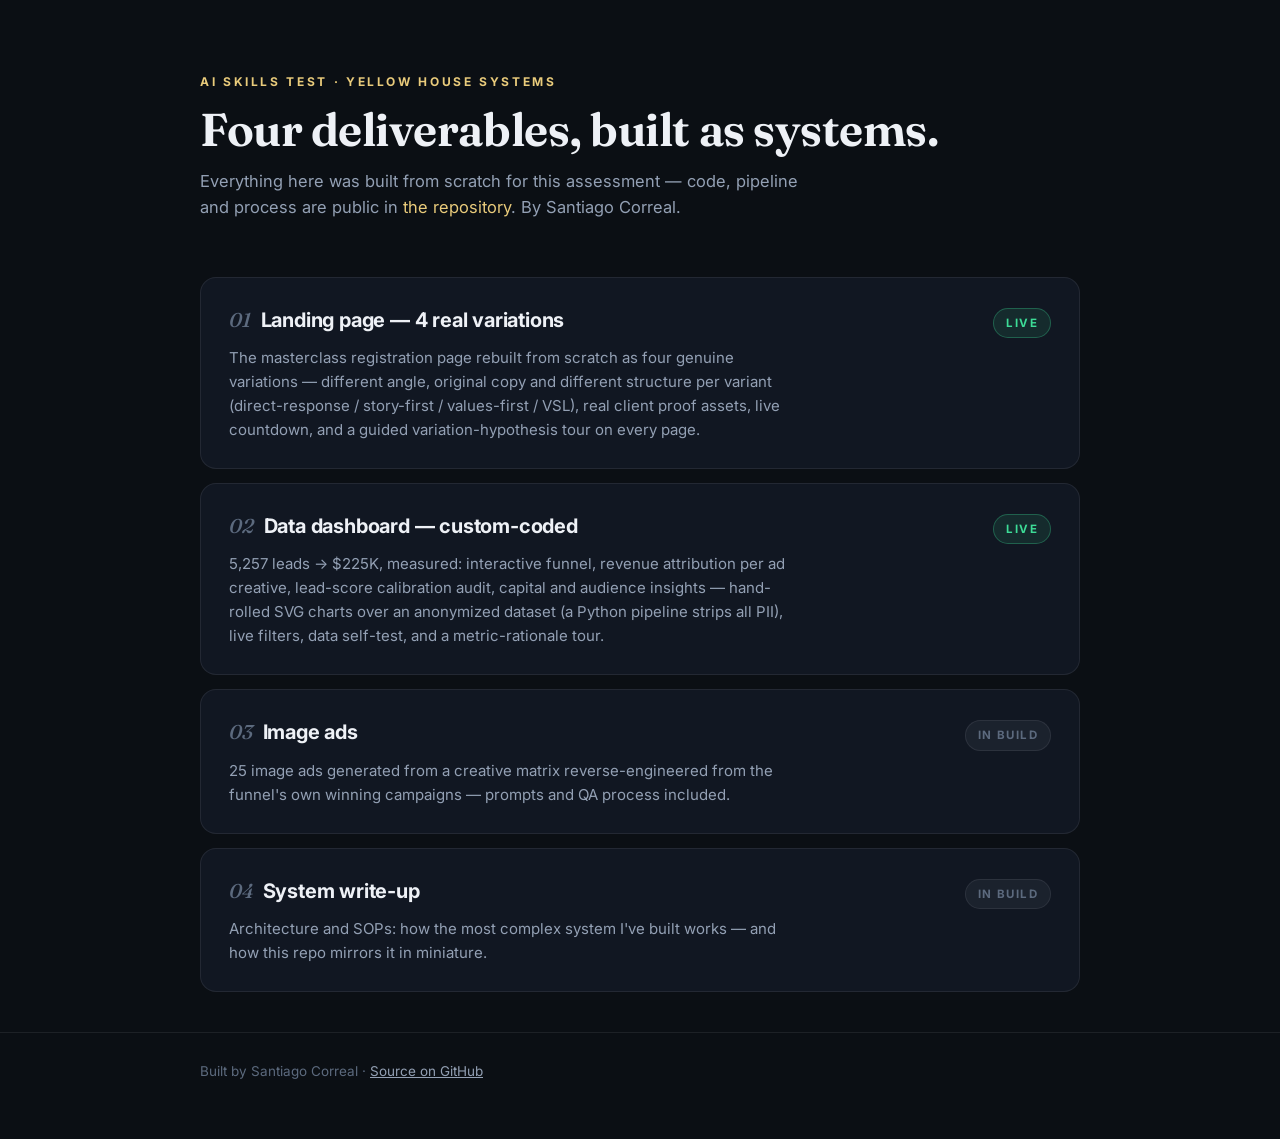
<file: site/index.html>
<!doctype html>
<html lang="en">
<head>
<meta charset="utf-8">
<meta name="viewport" content="width=device-width, initial-scale=1">
<title>AI Skills Test — Santiago Correal</title>
<meta name="description" content="Deliverables for the Yellow House Systems AI skills test: landing page, data dashboard, image ads, and system documentation.">
<link rel="icon" href="data:image/svg+xml,%3Csvg xmlns='http://www.w3.org/2000/svg' viewBox='0 0 32 32'%3E%3Crect width='32' height='32' rx='7' fill='%230b0f14'/%3E%3Cpath d='M9 22l7-12 7 12z' fill='none' stroke='%23e9cb7b' stroke-width='2'/%3E%3C/svg%3E">
<link rel="preconnect" href="https://fonts.googleapis.com">
<link rel="preconnect" href="https://fonts.gstatic.com" crossorigin>
<link href="https://fonts.googleapis.com/css2?family=Fraunces:opsz,wght@9..144,500;9..144,640&family=Inter:wght@400;500;600;700&display=swap" rel="stylesheet">
<style>
:root{
  --bg:#0b0f14; --panel:#111722; --ink:#eef1f6; --muted:#93a0b4; --faint:#5c6a7e;
  --accent:#e9cb7b; --line:rgba(233,203,123,.16); --line-soft:rgba(238,241,246,.08);
}
*{box-sizing:border-box;margin:0;padding:0}
body{background:var(--bg);color:var(--ink);font-family:"Inter",-apple-system,sans-serif;font-size:16.5px;line-height:1.6;-webkit-font-smoothing:antialiased}
.wrap{width:min(880px,100% - 40px);margin-inline:auto}
header{padding:72px 0 20px}
.eyebrow{font-size:12px;font-weight:700;letter-spacing:.22em;text-transform:uppercase;color:var(--accent)}
h1{font-family:"Fraunces",Georgia,serif;font-weight:640;font-size:clamp(32px,5vw,46px);line-height:1.1;letter-spacing:-.01em;margin:14px 0 12px}
.lede{color:var(--muted);max-width:60ch}
.lede a{color:var(--accent);text-decoration:none}
main{padding:36px 0 40px;display:grid;gap:14px}
.card{
  display:block;text-decoration:none;color:inherit;
  border:1px solid var(--line-soft);border-radius:16px;background:var(--panel);
  padding:26px 28px;transition:border-color .2s ease,transform .2s ease;
  position:relative;
}
a.card:hover{border-color:var(--line);transform:translateY(-2px)}
.card .row{display:flex;align-items:baseline;justify-content:space-between;gap:16px}
.card h2{font-size:20px;font-weight:700;letter-spacing:-.01em}
.card h2 .n{color:var(--faint);font-family:"Fraunces",serif;font-style:italic;font-weight:500;margin-right:10px}
.card p{color:var(--muted);font-size:15px;margin-top:8px;max-width:64ch}
.status{flex:none;font-size:11.5px;font-weight:700;letter-spacing:.12em;text-transform:uppercase;border-radius:999px;padding:5px 12px}
.status.live{color:#3ddc97;background:rgba(61,220,151,.1);border:1px solid rgba(61,220,151,.3)}
.status.soon{color:var(--faint);background:rgba(147,160,180,.08);border:1px solid var(--line-soft)}
.arrow{color:var(--accent);font-weight:700}
footer{border-top:1px solid var(--line-soft);padding:28px 0 56px;color:var(--faint);font-size:13.5px}
footer a{color:var(--muted)}
</style>
</head>
<body>
<header class="wrap">
  <p class="eyebrow">AI Skills Test · Yellow House Systems</p>
  <h1>Four deliverables, built as systems.</h1>
  <p class="lede">
    Everything here was built from scratch for this assessment — code, pipeline and process are public in
    <a href="https://github.com/Kalajar2000/test-task-upwork" rel="noopener">the repository</a>.
    By Santiago Correal.
  </p>
</header>

<main class="wrap">
  <a class="card" href="./landing-page/">
    <div class="row"><h2><span class="n">01</span>Landing page — 4 real variations</h2><span class="status live">Live</span></div>
    <p>The masterclass registration page rebuilt from scratch as four genuine variations — different angle, original copy and different structure per variant (direct-response / story-first / values-first / VSL), real client proof assets, live countdown, and a guided variation-hypothesis tour on every page.</p>
  </a>

  <a class="card" href="./dashboard/">
    <div class="row"><h2><span class="n">02</span>Data dashboard — custom-coded</h2><span class="status live">Live</span></div>
    <p>5,257 leads → $225K, measured: interactive funnel, revenue attribution per ad creative, lead-score calibration audit, capital and audience insights — hand-rolled SVG charts over an anonymized dataset (a Python pipeline strips all PII), live filters, data self-test, and a metric-rationale tour.</p>
  </a>

  <div class="card">
    <div class="row"><h2><span class="n">03</span>Image ads</h2><span class="status soon">In build</span></div>
    <p>25 image ads generated from a creative matrix reverse-engineered from the funnel's own winning campaigns — prompts and QA process included.</p>
  </div>

  <div class="card">
    <div class="row"><h2><span class="n">04</span>System write-up</h2><span class="status soon">In build</span></div>
    <p>Architecture and SOPs: how the most complex system I've built works — and how this repo mirrors it in miniature.</p>
  </div>
</main>

<footer>
  <div class="wrap">Built by Santiago Correal · <a href="https://github.com/Kalajar2000/test-task-upwork" rel="noopener">Source on GitHub</a></div>
</footer>
</body>
</html>
</file>
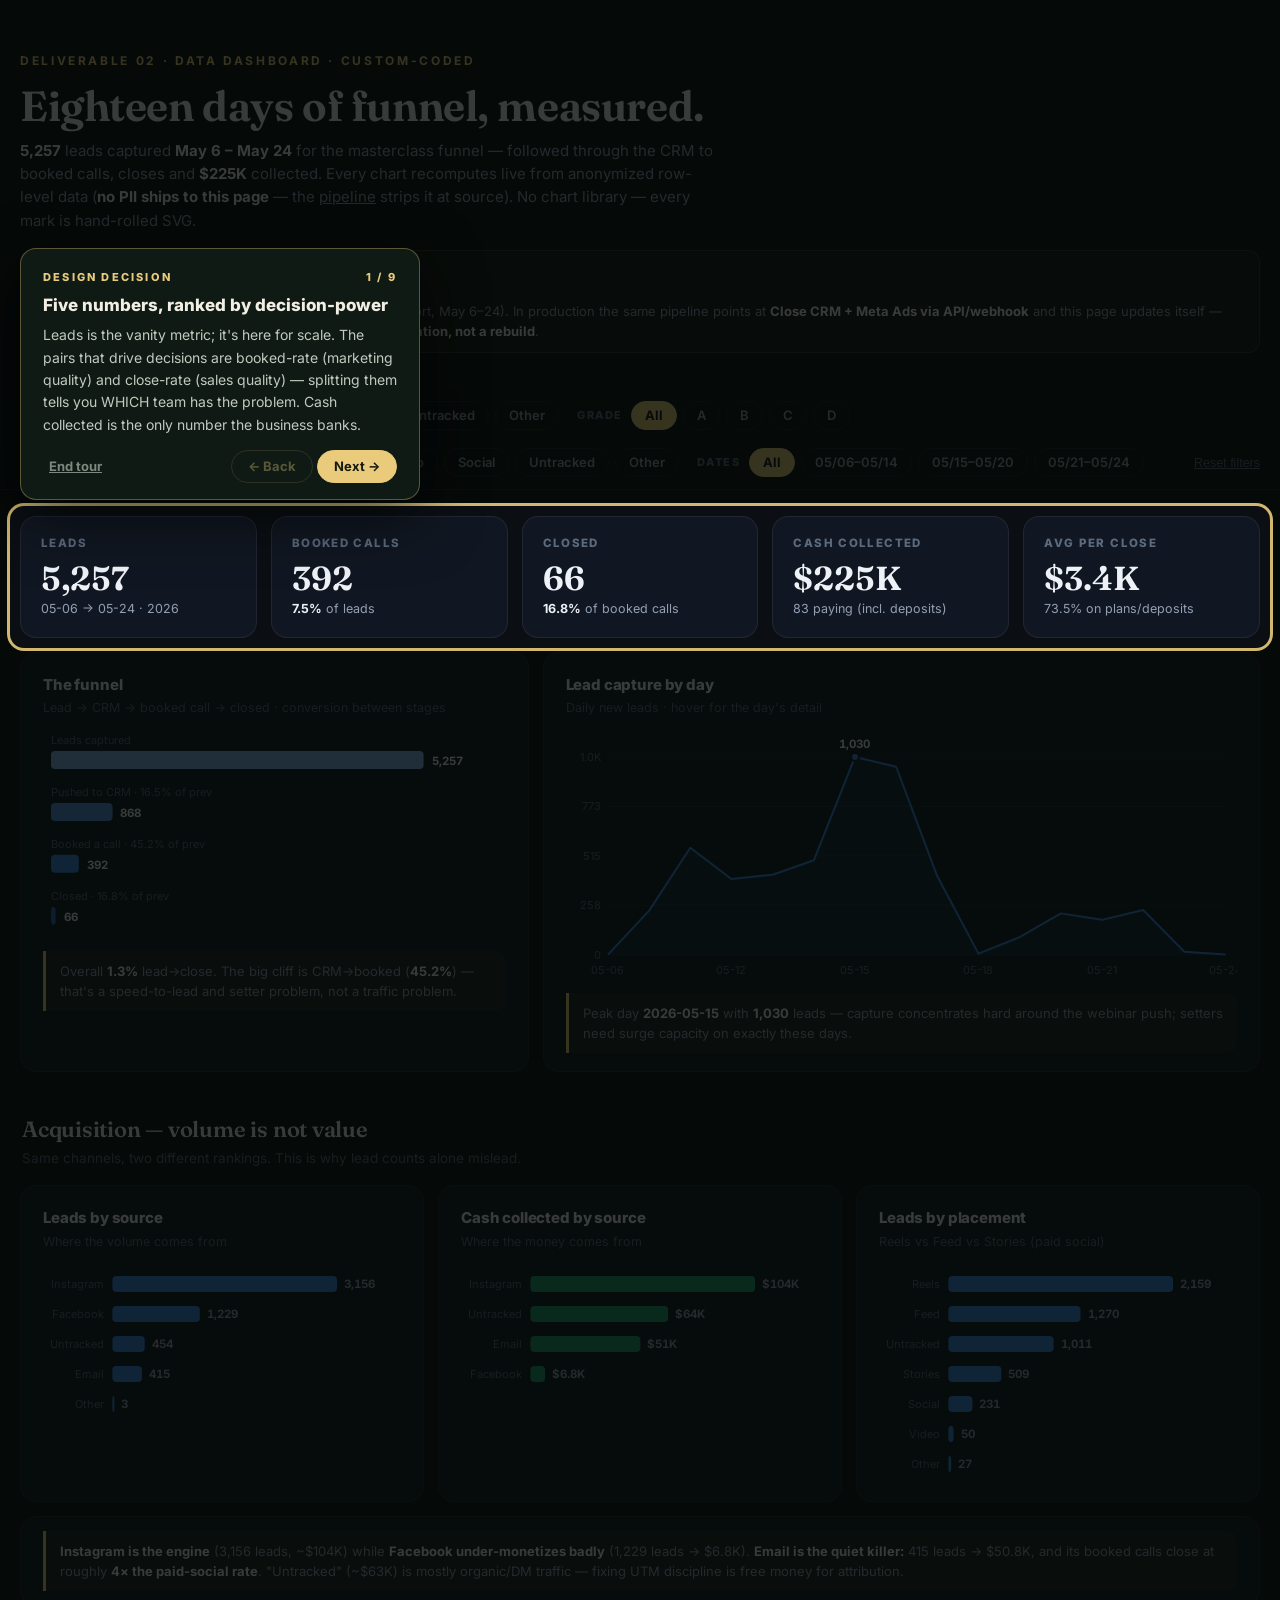
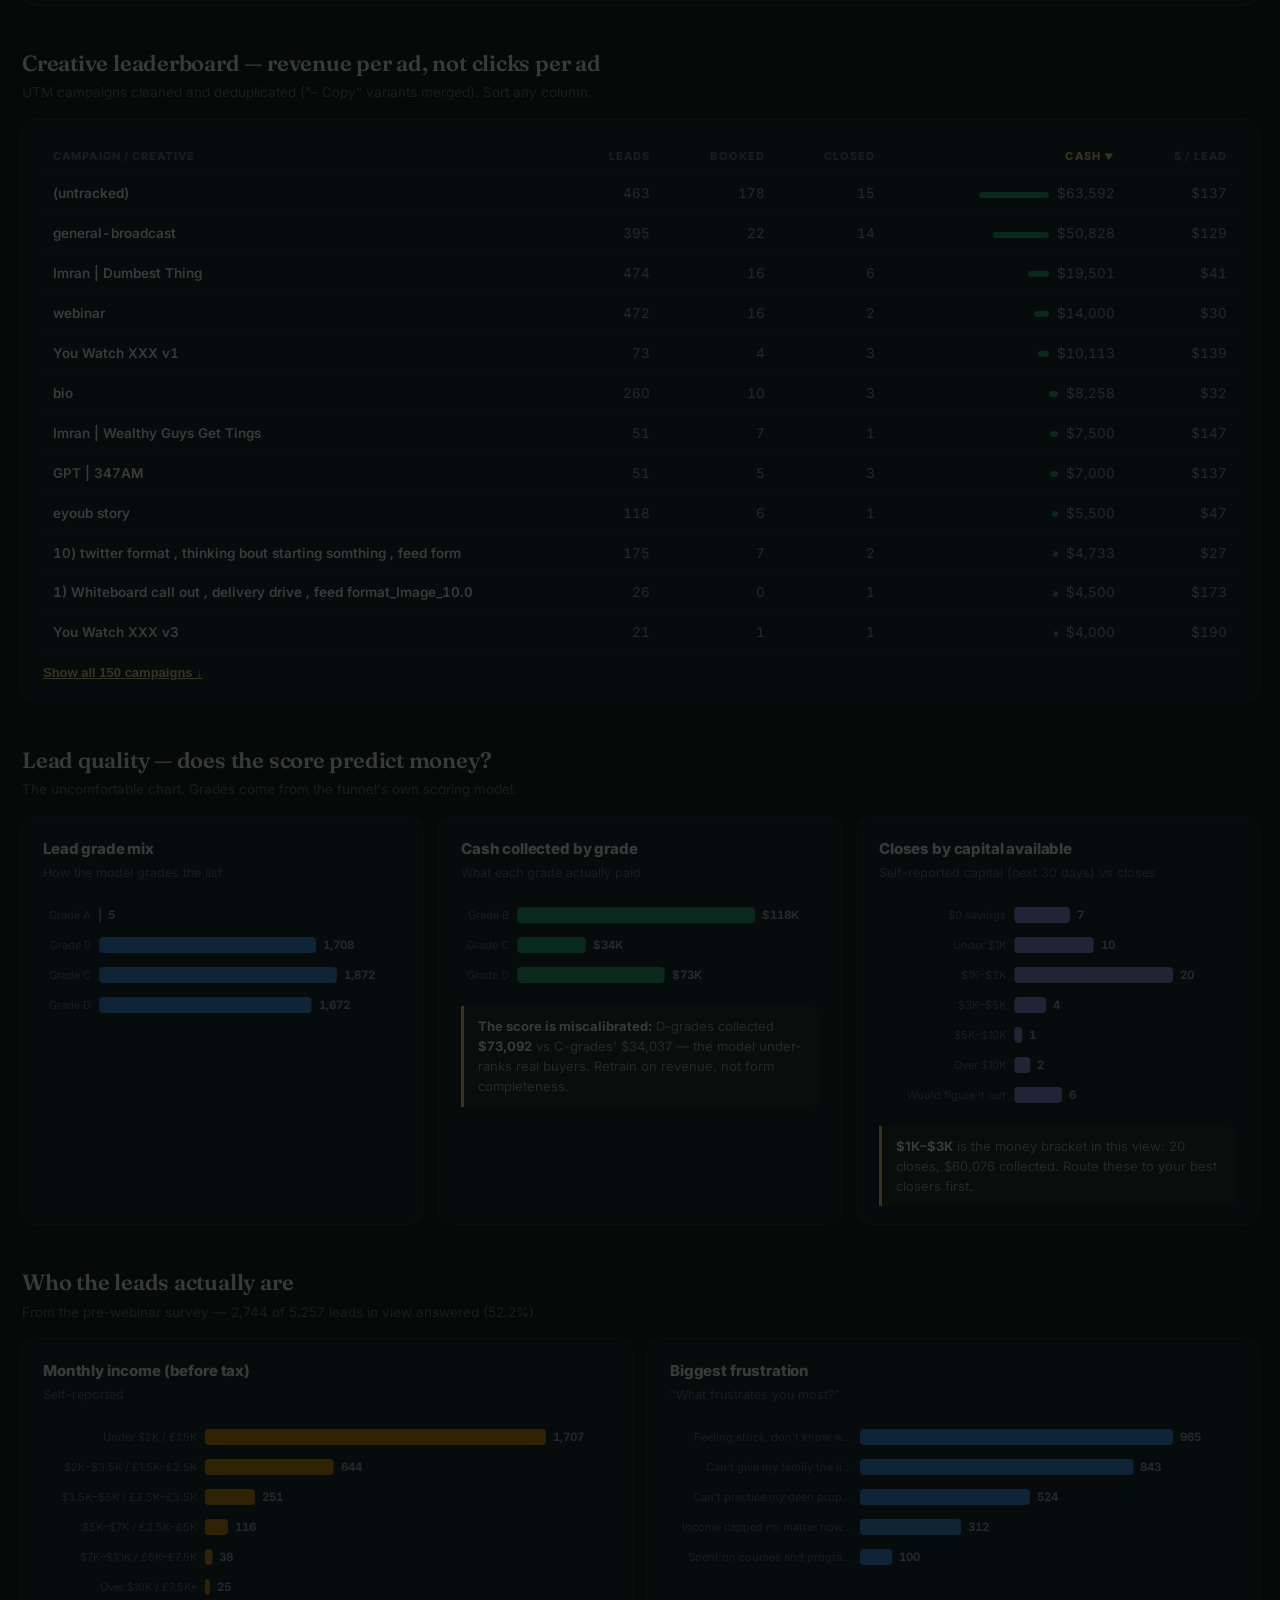
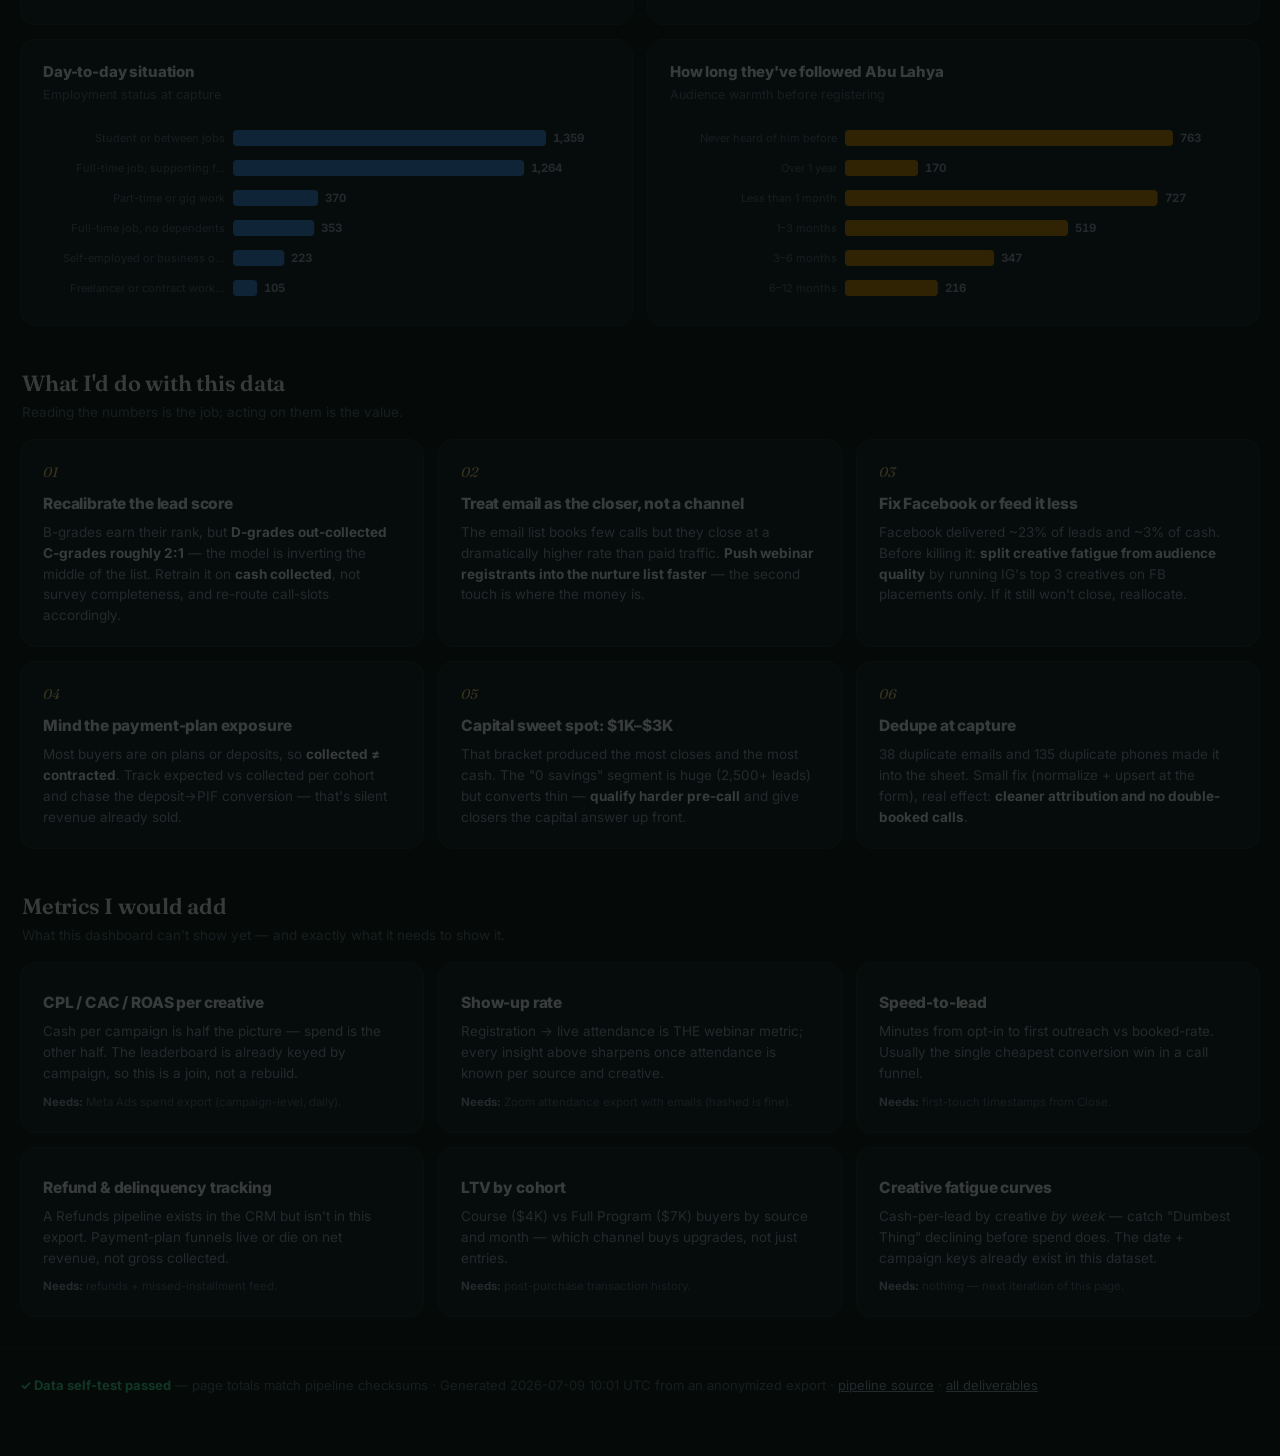
<file: site/dashboard/index.html>
<!doctype html>
<html lang="en">
<head>
<!--
  Deliverable 02 — Funnel dashboard (custom-coded)
  No chart library, no framework: hand-rolled SVG charts over an anonymized
  row-level dataset (see ../../pipeline/build_dashboard_data.py — PII never
  enters this public repo). All aggregation happens client-side, so the
  filters recompute every chart from raw rows. Palette validated for CVD
  and contrast against this surface with the six-checks validator.
-->
<meta charset="utf-8">
<meta name="viewport" content="width=device-width, initial-scale=1">
<title>Funnel Dashboard — 18 Days, Measured</title>
<meta name="description" content="Interactive funnel dashboard: 5,257 leads, revenue attribution by creative, lead-quality calibration and audience insights — built from scratch.">
<link rel="icon" href="data:image/svg+xml,%3Csvg xmlns='http://www.w3.org/2000/svg' viewBox='0 0 32 32'%3E%3Crect width='32' height='32' rx='7' fill='%230b0f14'/%3E%3Cpath d='M7 22V13m6 9V8m6 14v-6m6 6V11' stroke='%23e9cb7b' stroke-width='3' stroke-linecap='round'/%3E%3C/svg%3E">
<link rel="preconnect" href="https://fonts.googleapis.com">
<link rel="preconnect" href="https://fonts.gstatic.com" crossorigin>
<link href="https://fonts.googleapis.com/css2?family=Fraunces:opsz,wght@9..144,500;9..144,640&family=Inter:wght@400;500;600;700;800&display=swap" rel="stylesheet">
<link rel="stylesheet" href="../landing-page/shared/tour.css">
<style>
:root{
  --bg:#0b0f14; --panel:#111722; --panel-2:#0d1320;
  --ink:#eef1f6; --sec:#93a0b4; --faint:#5c6a7e;
  --accent:#e9cb7b;
  --blue:#3987e5; --aqua:#199e70; --amber:#c98500; --violet:#9085e9; --red:#e66767;
  --line:rgba(233,203,123,.16); --hair:rgba(238,241,246,.07);
  --up:#3ddc97; --down:#e66767;
}
*{box-sizing:border-box;margin:0;padding:0}
html{scroll-behavior:smooth}
@media (prefers-reduced-motion:reduce){html{scroll-behavior:auto}*{animation:none!important;transition:none!important}}
body{background:var(--bg);color:var(--ink);font-family:"Inter",-apple-system,sans-serif;font-size:15.5px;line-height:1.55;-webkit-font-smoothing:antialiased}
svg{display:block}
a{color:inherit}
.wrap{width:min(1240px,100% - 40px);margin-inline:auto}
:focus-visible{outline:2px solid var(--accent);outline-offset:2px;border-radius:4px}

header.page{padding:52px 0 10px}
.eyebrow{font-size:12px;font-weight:700;letter-spacing:.22em;text-transform:uppercase;color:var(--accent)}
h1{font-family:"Fraunces",Georgia,serif;font-weight:640;font-size:clamp(28px,4.2vw,42px);line-height:1.1;letter-spacing:-.01em;margin:12px 0 10px}
.lede{color:var(--sec);max-width:78ch;font-size:15px}
.lede b{color:var(--ink)}

/* data-source banner */
.srcbar{display:flex;align-items:center;gap:12px;flex-wrap:wrap;margin-top:18px;padding:11px 16px;border:1px solid var(--line);border-radius:12px;background:rgba(233,203,123,.05);font-size:13px;color:var(--sec)}
.srcbar .pill{flex:none;display:inline-flex;align-items:center;gap:7px;font-size:11px;font-weight:800;letter-spacing:.1em;text-transform:uppercase;color:#0d1320;background:var(--accent);border-radius:999px;padding:5px 11px}
.srcbar .pill .dot{width:7px;height:7px;border-radius:50%;background:#0d1320;animation:pulse 2s infinite}
@keyframes pulse{50%{opacity:.35}}
.srcbar b{color:var(--ink)}

.empty{padding:26px 8px;text-align:center;font-size:13px;color:var(--faint)}

/* filters */
.filters{position:sticky;top:0;z-index:40;background:rgba(11,15,20,.92);backdrop-filter:blur(10px);border-bottom:1px solid var(--hair);padding:12px 0;margin-top:26px}
.filters .row{display:flex;gap:18px;align-items:center;flex-wrap:wrap}
.fgroup{display:flex;gap:6px;align-items:center;flex-wrap:wrap}
.fgroup .lbl{font-size:11px;font-weight:800;letter-spacing:.14em;text-transform:uppercase;color:var(--faint);margin-right:2px}
.chip{font:600 13px/1 "Inter",sans-serif;color:var(--sec);background:none;border:1px solid var(--hair);border-radius:999px;padding:7px 13px;cursor:pointer;transition:all .12s ease}
.chip:hover{color:var(--ink);border-color:var(--line)}
.chip.on{color:#0d1320;background:var(--accent);border-color:var(--accent);font-weight:700}
.reset{margin-left:auto;font-size:12.5px;color:var(--faint);background:none;border:none;cursor:pointer;text-decoration:underline}
.reset:hover{color:var(--sec)}

/* grid + cards */
main{padding:26px 0 30px;display:grid;grid-template-columns:repeat(12,1fr);gap:14px}
.card{grid-column:span 12;background:var(--panel);border:1px solid var(--hair);border-radius:16px;padding:20px 22px 18px;min-width:0}
.card h2{font-size:15px;font-weight:800;letter-spacing:-.01em}
.card .sub{font-size:12.5px;color:var(--faint);margin:2px 0 14px}
.card .insight{margin-top:12px;padding:10px 14px;border-left:3px solid var(--accent);background:rgba(233,203,123,.05);border-radius:0 10px 10px 0;font-size:13px;color:var(--sec)}
.card .insight b{color:var(--ink)}
.span3{grid-column:span 3}.span4{grid-column:span 4}.span5{grid-column:span 5}
.span6{grid-column:span 6}.span7{grid-column:span 7}.span8{grid-column:span 8}

/* KPI tiles */
.kpis{grid-column:span 12;display:grid;grid-template-columns:repeat(5,1fr);gap:14px}
.kpi{background:var(--panel);border:1px solid var(--hair);border-radius:16px;padding:18px 20px}
.kpi .k{font-size:11.5px;font-weight:800;letter-spacing:.12em;text-transform:uppercase;color:var(--faint)}
.kpi .v{font-family:"Fraunces",Georgia,serif;font-weight:640;font-size:clamp(26px,2.6vw,34px);line-height:1.15;margin:6px 0 2px;font-variant-numeric:tabular-nums}
.kpi .s{font-size:12.5px;color:var(--sec)}
.kpi .s b{color:var(--ink)}

/* section headers */
.sect{grid-column:span 12;padding:26px 2px 2px}
.sect h2{font-family:"Fraunces",Georgia,serif;font-weight:600;font-size:22px;letter-spacing:-.01em}
.sect p{font-size:13.5px;color:var(--faint);margin-top:2px}

/* charts */
.chart{position:relative}
.chart svg text{font-family:"Inter",sans-serif}
.axis{font-size:11px;fill:var(--faint)}
.dlabel{font-size:11.5px;font-weight:700;fill:var(--ink);font-variant-numeric:tabular-nums}
.dlabel.out{fill:var(--sec)}
.gridline{stroke:var(--hair);stroke-width:1}
.baseline{stroke:rgba(238,241,246,.16);stroke-width:1}

/* tooltip */
#tip{position:fixed;z-index:80;pointer-events:none;background:#0d1320;border:1px solid var(--line);border-radius:10px;padding:9px 12px;font-size:12.5px;color:var(--sec);box-shadow:0 10px 34px rgba(0,0,0,.5);opacity:0;transition:opacity .1s ease;max-width:280px}
#tip b{color:var(--ink);font-variant-numeric:tabular-nums}
#tip .t{font-weight:700;color:var(--ink);display:block;margin-bottom:2px}

/* leaderboard table */
.tablewrap{overflow-x:auto}
table{width:100%;border-collapse:collapse;font-size:13.5px;min-width:760px}
th{font-size:11px;font-weight:800;letter-spacing:.1em;text-transform:uppercase;color:var(--faint);text-align:right;padding:8px 10px;border-bottom:1px solid var(--hair);cursor:pointer;user-select:none;white-space:nowrap}
th:first-child{text-align:left}
th.on{color:var(--accent)}
th .dir{font-size:9px}
td{padding:9px 10px;border-bottom:1px solid var(--hair);text-align:right;font-variant-numeric:tabular-nums;color:var(--sec);white-space:nowrap}
td:first-child{text-align:left;color:var(--ink);font-weight:600;max-width:340px;overflow:hidden;text-overflow:ellipsis}
td .bar{display:inline-block;height:6px;border-radius:3px;background:var(--aqua);margin-right:8px;vertical-align:middle}
tr:hover td{background:rgba(238,241,246,.02)}
.showmore{margin-top:12px;font-size:13px;font-weight:700;color:var(--accent);background:none;border:none;cursor:pointer;text-decoration:underline}

/* insight + metric cards */
.cards3{grid-column:span 12;display:grid;grid-template-columns:repeat(3,1fr);gap:14px}
.icard{background:var(--panel);border:1px solid var(--hair);border-radius:16px;padding:20px 22px}
.icard .n{font-family:"Fraunces",serif;font-style:italic;color:var(--accent);font-size:14px}
.icard h3{font-size:15.5px;font-weight:800;margin:8px 0 6px;letter-spacing:-.01em}
.icard p{font-size:13.5px;color:var(--sec)}
.icard p b{color:var(--ink)}
.icard .req{margin-top:10px;font-size:11.5px;color:var(--faint)}
.icard .req b{color:var(--sec);font-weight:700}

footer{border-top:1px solid var(--hair);padding:26px 0 60px;color:var(--faint);font-size:13px;line-height:1.7}
footer .ok{color:var(--up);font-weight:700}
footer a{color:var(--sec)}

@media (max-width:1020px){
  .kpis{grid-template-columns:repeat(2,1fr) repeat(2,1fr)}
  .kpis{grid-template-columns:1fr 1fr}
  .span3,.span4,.span5,.span6,.span7,.span8{grid-column:span 12}
  .cards3{grid-template-columns:1fr}
}
</style>
</head>
<body>

<header class="page wrap">
  <p class="eyebrow">Deliverable 02 · Data Dashboard · Custom-coded</p>
  <h1>Eighteen days of funnel, measured.</h1>
  <p class="lede">
    <b id="m-leads-h">5,257</b> leads captured <b id="m-range">May 6 – 24</b> for the masterclass funnel —
    followed through the CRM to booked calls, closes and <b id="m-cash-h">$225K</b> collected.
    Every chart recomputes live from anonymized row-level data (<b>no PII ships to this page</b> — the
    <a href="https://github.com/Kalajar2000/test-task-upwork/blob/claude/upwork-lead-gen-system-oouaha/pipeline/build_dashboard_data.py">pipeline</a> strips it at source).
    No chart library — every mark is hand-rolled SVG.
  </p>
  <div class="srcbar">
    <span class="pill"><span class="dot"></span>Data source</span>
    <span>Currently fed from a <b>static CSV snapshot</b> (the provided export, May 6–24).
    In production the same pipeline points at <b>Close CRM + Meta Ads via API/webhook</b> and this page updates itself —
    the data contract is already defined, so going live is <b>configuration, not a rebuild</b>.</span>
  </div>
</header>

<div class="filters">
  <div class="wrap row">
    <div class="fgroup" id="f-source"><span class="lbl">Source</span></div>
    <div class="fgroup" id="f-grade"><span class="lbl">Grade</span></div>
    <div class="fgroup" id="f-medium"><span class="lbl">Placement</span></div>
    <div class="fgroup" id="f-dates"><span class="lbl">Dates</span></div>
    <button class="reset" id="f-reset">Reset filters</button>
  </div>
</div>

<main class="wrap">

  <!-- KPI row -->
  <div class="kpis" id="kpis"></div>

  <!-- funnel + time -->
  <div class="card span5" id="c-funnel">
    <h2>The funnel</h2>
    <p class="sub">Lead → CRM → booked call → closed · conversion between stages</p>
    <div class="chart" id="ch-funnel"></div>
    <p class="insight" id="in-funnel"></p>
  </div>
  <div class="card span7" id="c-daily">
    <h2>Lead capture by day</h2>
    <p class="sub">Daily new leads · hover for the day's detail</p>
    <div class="chart" id="ch-daily"></div>
    <p class="insight" id="in-daily"></p>
  </div>

  <!-- acquisition -->
  <div class="sect"><h2>Acquisition — volume is not value</h2><p>Same channels, two different rankings. This is why lead counts alone mislead.</p></div>
  <div class="card span4">
    <h2>Leads by source</h2>
    <p class="sub">Where the volume comes from</p>
    <div class="chart" id="ch-src-leads"></div>
  </div>
  <div class="card span4">
    <h2>Cash collected by source</h2>
    <p class="sub">Where the money comes from</p>
    <div class="chart" id="ch-src-cash"></div>
  </div>
  <div class="card span4">
    <h2>Leads by placement</h2>
    <p class="sub">Reels vs Feed vs Stories (paid social)</p>
    <div class="chart" id="ch-medium"></div>
  </div>
  <div class="card" id="c-srcinsight" style="padding-top:14px;padding-bottom:14px">
    <p class="insight" id="in-source" style="margin-top:0"></p>
  </div>

  <!-- creative leaderboard -->
  <div class="sect"><h2>Creative leaderboard — revenue per ad, not clicks per ad</h2><p>UTM campaigns cleaned and deduplicated ("– Copy" variants merged). Sort any column.</p></div>
  <div class="card" id="c-board">
    <div class="tablewrap"><table id="board"></table></div>
    <button class="showmore" id="board-more">Show all campaigns ↓</button>
  </div>

  <!-- lead quality -->
  <div class="sect"><h2>Lead quality — does the score predict money?</h2><p>The uncomfortable chart. Grades come from the funnel's own scoring model.</p></div>
  <div class="card span4">
    <h2>Lead grade mix</h2>
    <p class="sub">How the model grades the list</p>
    <div class="chart" id="ch-grades"></div>
  </div>
  <div class="card span4">
    <h2>Cash collected by grade</h2>
    <p class="sub">What each grade actually paid</p>
    <div class="chart" id="ch-grade-cash"></div>
    <p class="insight" id="in-grade"></p>
  </div>
  <div class="card span4">
    <h2>Closes by capital available</h2>
    <p class="sub">Self-reported capital (next 30 days) vs closes</p>
    <div class="chart" id="ch-capital"></div>
    <p class="insight" id="in-capital"></p>
  </div>

  <!-- audience -->
  <div class="sect"><h2>Who the leads actually are</h2><p id="survey-n">From the pre-webinar survey.</p></div>
  <div class="card span6">
    <h2>Monthly income (before tax)</h2>
    <p class="sub">Self-reported</p>
    <div class="chart" id="ch-income"></div>
  </div>
  <div class="card span6">
    <h2>Biggest frustration</h2>
    <p class="sub">"What frustrates you most?"</p>
    <div class="chart" id="ch-frust"></div>
  </div>
  <div class="card span6">
    <h2>Day-to-day situation</h2>
    <p class="sub">Employment status at capture</p>
    <div class="chart" id="ch-day"></div>
  </div>
  <div class="card span6">
    <h2>How long they've followed Abu Lahya</h2>
    <p class="sub">Audience warmth before registering</p>
    <div class="chart" id="ch-follow"></div>
  </div>

  <!-- what I'd do -->
  <div class="sect"><h2>What I'd do with this data</h2><p>Reading the numbers is the job; acting on them is the value.</p></div>
  <div class="cards3">
    <div class="icard"><span class="n">01</span><h3>Recalibrate the lead score</h3>
      <p>B-grades earn their rank, but <b>D-grades out-collected C-grades roughly 2:1</b> — the model is inverting the middle of the list. Retrain it on <b>cash collected</b>, not survey completeness, and re-route call-slots accordingly.</p></div>
    <div class="icard"><span class="n">02</span><h3>Treat email as the closer, not a channel</h3>
      <p>The email list books few calls but they close at a dramatically higher rate than paid traffic. <b>Push webinar registrants into the nurture list faster</b> — the second touch is where the money is.</p></div>
    <div class="icard"><span class="n">03</span><h3>Fix Facebook or feed it less</h3>
      <p>Facebook delivered ~23% of leads and ~3% of cash. Before killing it: <b>split creative fatigue from audience quality</b> by running IG's top 3 creatives on FB placements only. If it still won't close, reallocate.</p></div>
    <div class="icard"><span class="n">04</span><h3>Mind the payment-plan exposure</h3>
      <p>Most buyers are on plans or deposits, so <b>collected ≠ contracted</b>. Track expected vs collected per cohort and chase the deposit→PIF conversion — that's silent revenue already sold.</p></div>
    <div class="icard"><span class="n">05</span><h3>Capital sweet spot: $1K–$3K</h3>
      <p>That bracket produced the most closes and the most cash. The "0 savings" segment is huge (2,500+ leads) but converts thin — <b>qualify harder pre-call</b> and give closers the capital answer up front.</p></div>
    <div class="icard"><span class="n">06</span><h3>Dedupe at capture</h3>
      <p><span id="m-dupes">38 duplicate emails and 135 duplicate phones</span> made it into the sheet. Small fix (normalize + upsert at the form), real effect: <b>cleaner attribution and no double-booked calls</b>.</p></div>
  </div>

  <!-- metrics I'd add -->
  <div class="sect"><h2>Metrics I would add</h2><p>What this dashboard can't show yet — and exactly what it needs to show it.</p></div>
  <div class="cards3">
    <div class="icard"><h3>CPL / CAC / ROAS per creative</h3><p>Cash per campaign is half the picture — spend is the other half. The leaderboard is already keyed by campaign, so this is a join, not a rebuild.</p><p class="req"><b>Needs:</b> Meta Ads spend export (campaign-level, daily).</p></div>
    <div class="icard"><h3>Show-up rate</h3><p>Registration → live attendance is THE webinar metric; every insight above sharpens once attendance is known per source and creative.</p><p class="req"><b>Needs:</b> Zoom attendance export with emails (hashed is fine).</p></div>
    <div class="icard"><h3>Speed-to-lead</h3><p>Minutes from opt-in to first outreach vs booked-rate. Usually the single cheapest conversion win in a call funnel.</p><p class="req"><b>Needs:</b> first-touch timestamps from Close.</p></div>
    <div class="icard"><h3>Refund & delinquency tracking</h3><p>A Refunds pipeline exists in the CRM but isn't in this export. Payment-plan funnels live or die on net revenue, not gross collected.</p><p class="req"><b>Needs:</b> refunds + missed-installment feed.</p></div>
    <div class="icard"><h3>LTV by cohort</h3><p>Course ($4K) vs Full Program ($7K) buyers by source and month — which channel buys upgrades, not just entries.</p><p class="req"><b>Needs:</b> post-purchase transaction history.</p></div>
    <div class="icard"><h3>Creative fatigue curves</h3><p>Cash-per-lead by creative <i>by week</i> — catch "Dumbest Thing" declining before spend does. The date + campaign keys already exist in this dataset.</p><p class="req"><b>Needs:</b> nothing — next iteration of this page.</p></div>
  </div>

</main>

<footer>
  <div class="wrap">
    <span id="selftest">Running data self-test…</span> ·
    Generated <span id="m-gen"></span> from an anonymized export ·
    <a href="https://github.com/Kalajar2000/test-task-upwork/blob/claude/upwork-lead-gen-system-oouaha/pipeline/build_dashboard_data.py">pipeline source</a> ·
    <a href="../">all deliverables</a>
  </div>
</footer>

<div id="tip"></div>

<script>
(async function(){
"use strict";

/* ============ data ============ */
const DATA = await fetch("./data.json").then(r => r.json());
const ROWS = DATA.rows, META = DATA.meta;

/* self-test: page must agree with the pipeline */
(function selfTest(){
  const c = META.checksum;
  const ok = ROWS.length === c.leads
    && ROWS.reduce((a,r)=>a+r.bk,0) === c.booked
    && ROWS.reduce((a,r)=>a+r.cl,0) === c.closed
    && Math.round(ROWS.reduce((a,r)=>a+r.cash,0)) === c.cash;
  const el = document.getElementById("selftest");
  el.innerHTML = ok ? '<span class="ok">✓ Data self-test passed</span> — page totals match pipeline checksums'
                    : '⚠ Data self-test FAILED — totals differ from pipeline checksums';
})();

document.getElementById("m-gen").textContent = META.generated_utc;
document.getElementById("m-dupes").textContent =
  META.dupes.emails + " duplicate emails and " + META.dupes.phones + " duplicate phones";

/* ============ helpers ============ */
const fmt = n => n.toLocaleString("en-US");
const money = n => "$" + Math.round(n).toLocaleString("en-US");
const moneyK = n => n >= 1000 ? "$" + (n/1000).toFixed(n >= 10000 ? 0 : 1) + "K" : "$" + Math.round(n);
const pct = (a,b) => b ? (100*a/b).toFixed(1) + "%" : "–";
const esc = s => String(s).replace(/[&<>"]/g, c => ({"&":"&amp;","<":"&lt;",">":"&gt;",'"':"&quot;"}[c]));
const BLUE="#3987e5", AQUA="#199e70", AMBER="#c98500", VIOLET="#9085e9";
const ORDINAL=["#86b6ef","#5598e7","#3987e5","#256abf"]; // dark-safe ordinal ramp

/* tooltip */
const tip = document.getElementById("tip");
function showTip(html, x, y){
  tip.innerHTML = html; tip.style.opacity = 1;
  const w = tip.offsetWidth, h = tip.offsetHeight;
  tip.style.left = Math.min(x + 14, innerWidth - w - 10) + "px";
  tip.style.top  = (y - h - 12 < 8 ? y + 16 : y - h - 12) + "px";
}
const hideTip = () => tip.style.opacity = 0;

/* empty state */
function emptyState(el){
  el.innerHTML = '<p class="empty">No rows match these filters — loosen one or hit "Reset filters".</p>';
}

/* generic horizontal bar chart */
function barsH(el, items, opts={}){
  items = items.filter(i=>i.v>0 || items.every(x=>x.v===0));
  if(!items.length || items.every(i=>i.v===0)) return emptyState(el);
  const o = Object.assign({color:BLUE, vfmt:fmt, height:null, tip:null}, opts);
  const W = el.clientWidth || 400, rowH = 30, pad = 4;
  const H = o.height || items.length * rowH + pad*2;
  const max = Math.max(...items.map(i=>i.v), 1);
  const labelW = Math.min(190, Math.max(...items.map(i=>i.label.length))*6.6+10);
  const barMax = W - labelW - 64;
  let s = `<svg viewBox="0 0 ${W} ${H}" width="100%" role="img">`;
  items.forEach((it,i)=>{
    const y = pad + i*rowH, bw = Math.max(2, it.v/max*barMax);
    s += `<text class="axis" x="${labelW-8}" y="${y+rowH/2+4}" text-anchor="end">${esc(it.label.length>28?it.label.slice(0,27)+"…":it.label)}</text>`;
    s += `<rect data-i="${i}" x="${labelW}" y="${y+7}" width="${bw}" height="${rowH-14}" rx="4" fill="${it.color||o.color}"/>`;
    s += `<text class="dlabel out" x="${labelW+bw+7}" y="${y+rowH/2+4}">${o.vfmt(it.v)}</text>`;
  });
  s += `</svg>`;
  el.innerHTML = s;
  el.querySelectorAll("rect").forEach(r=>{
    r.addEventListener("mousemove", e=>{
      const it = items[+r.dataset.i];
      showTip(o.tip ? o.tip(it) : `<span class="t">${esc(it.label)}</span><b>${o.vfmt(it.v)}</b>`, e.clientX, e.clientY);
    });
    r.addEventListener("mouseleave", hideTip);
  });
}

/* funnel (horizontal ordinal bars with stage conversion) */
function funnel(el, stages){
  if(!stages[0].v) return emptyState(el);
  const W = el.clientWidth || 400, rowH = 52, H = stages.length*rowH;
  const max = stages[0].v || 1, labelW = 8, barMax = W - 90;
  let s = `<svg viewBox="0 0 ${W} ${H}" width="100%" role="img">`;
  stages.forEach((st,i)=>{
    const y = i*rowH, bw = Math.max(3, st.v/max*barMax);
    s += `<text class="axis" x="${labelW}" y="${y+13}">${esc(st.label)}${i>0?` · <tspan class="axis" fill="#93a0b4">${pct(st.v, stages[i-1].v)} of prev</tspan>`:""}</text>`;
    s += `<rect data-i="${i}" x="${labelW}" y="${y+20}" width="${bw}" height="18" rx="4" fill="${ORDINAL[i]}"/>`;
    s += `<text class="dlabel" x="${labelW+bw+8}" y="${y+34}">${fmt(st.v)}</text>`;
  });
  s += `</svg>`;
  el.innerHTML = s;
  el.querySelectorAll("rect").forEach(r=>{
    r.addEventListener("mousemove", e=>{
      const i = +r.dataset.i, st = stages[i];
      showTip(`<span class="t">${esc(st.label)}</span><b>${fmt(st.v)}</b> leads${i>0?`<br>${pct(st.v,stages[i-1].v)} of previous stage<br>${pct(st.v,stages[0].v)} of all leads`:""}`, e.clientX, e.clientY);
    });
    r.addEventListener("mouseleave", hideTip);
  });
}

/* daily line/area with crosshair */
function lineChart(el, pts){
  const W = el.clientWidth || 640, H = 250, padL = 42, padR = 12, padT = 26, padB = 26;
  const max = Math.max(...pts.map(p=>p.v), 1);
  const iw = W - padL - padR, ih = H - padT - padB;
  const x = i => padL + (pts.length===1 ? iw/2 : i/(pts.length-1)*iw);
  const y = v => padT + ih - v/max*ih;
  const ticks = 4;
  let s = `<svg viewBox="0 0 ${W} ${H}" width="100%" role="img">`;
  for(let t=0;t<=ticks;t++){
    const v = max*t/ticks, yy = y(v);
    s += `<line class="gridline" x1="${padL}" x2="${W-padR}" y1="${yy}" y2="${yy}"/>`;
    s += `<text class="axis" x="${padL-7}" y="${yy+4}" text-anchor="end">${v>=1000?(v/1000).toFixed(1)+"K":Math.round(v)}</text>`;
  }
  const path = pts.map((p,i)=>`${i?"L":"M"}${x(i).toFixed(1)},${y(p.v).toFixed(1)}`).join("");
  s += `<path d="${path}L${x(pts.length-1)},${y(0)}L${x(0)},${y(0)}Z" fill="${BLUE}" opacity=".12"/>`;
  s += `<path d="${path}" fill="none" stroke="${BLUE}" stroke-width="2" stroke-linejoin="round"/>`;
  pts.forEach((p,i)=>{ if(p.v===max) s += `<circle cx="${x(i)}" cy="${y(p.v)}" r="4" fill="${BLUE}" stroke="var(--panel)" stroke-width="2"/><text class="dlabel" x="${x(i)}" y="${y(p.v)-9}" text-anchor="middle">${fmt(p.v)}</text>`; });
  const lblEvery = Math.ceil(pts.length/7);
  pts.forEach((p,i)=>{ if(i%lblEvery===0||i===pts.length-1) s += `<text class="axis" x="${x(i)}" y="${H-7}" text-anchor="middle">${p.label.slice(5)}</text>`; });
  s += `<line id="ch-cross" x1="0" x2="0" y1="${padT}" y2="${padT+ih}" stroke="rgba(238,241,246,.25)" stroke-width="1" opacity="0"/>`;
  s += `<circle id="ch-dot" r="4" fill="${BLUE}" stroke="#0b0f14" stroke-width="2" opacity="0"/>`;
  s += `<rect x="${padL}" y="${padT}" width="${iw}" height="${ih}" fill="transparent"/>`;
  s += `</svg>`;
  el.innerHTML = s;
  const svg = el.querySelector("svg"), cross = el.querySelector("#ch-cross"), dot = el.querySelector("#ch-dot");
  const hit = el.querySelector("rect[fill='transparent']");
  hit.addEventListener("mousemove", e=>{
    const box = svg.getBoundingClientRect();
    const px = (e.clientX - box.left) * (W/box.width);
    const i = Math.max(0, Math.min(pts.length-1, Math.round((px-padL)/iw*(pts.length-1))));
    const p = pts[i];
    cross.setAttribute("x1",x(i)); cross.setAttribute("x2",x(i)); cross.setAttribute("opacity",1);
    dot.setAttribute("cx",x(i)); dot.setAttribute("cy",y(p.v)); dot.setAttribute("opacity",1);
    showTip(`<span class="t">${p.label}</span><b>${fmt(p.v)}</b> leads captured${p.cash?`<br>${money(p.cash)} eventually collected from this day's leads`:""}`, e.clientX, e.clientY);
  });
  hit.addEventListener("mouseleave", ()=>{ cross.setAttribute("opacity",0); dot.setAttribute("opacity",0); hideTip(); });
}

/* ============ filters ============ */
const state = { s:"All", g:"All", m:"All", d:"All" };
const SOURCES = ["All","Instagram","Facebook","Email","Untracked","Other"];
const GRADES  = ["All","A","B","C","D"];
const MEDIUMS = ["All","Reels","Feed","Stories","Video","Social","Untracked","Other"];

/* date presets: whole range split into thirds, labeled with real dates */
const ALLDATES = [...new Set(ROWS.map(r=>r.d).filter(Boolean))].sort();
const third = Math.ceil(ALLDATES.length/3);
const DPRESETS = { "All": null };
[[0,third],[third,third*2],[third*2,ALLDATES.length]].forEach(([a,b])=>{
  const slice = ALLDATES.slice(a,b);
  if(!slice.length) return;
  const lbl = slice[0].slice(5).replace("-","/") + "–" + slice[slice.length-1].slice(5).replace("-","/");
  DPRESETS[lbl] = new Set(slice);
});
const DATES = Object.keys(DPRESETS);

function chips(elId, values, key){
  const host = document.getElementById(elId);
  values.forEach(v=>{
    const b = document.createElement("button");
    b.className = "chip" + (state[key]===v ? " on" : "");
    b.textContent = v;
    b.addEventListener("click", ()=>{ state[key]=v; syncChips(); render(); });
    host.appendChild(b);
  });
}
function syncChips(){
  [["f-source",SOURCES,"s"],["f-grade",GRADES,"g"],["f-medium",MEDIUMS,"m"],["f-dates",DATES,"d"]].forEach(([id,vals,key])=>{
    [...document.getElementById(id).querySelectorAll(".chip")].forEach((c,i)=>
      c.classList.toggle("on", state[key]===vals[i]));
  });
}
chips("f-source",SOURCES,"s"); chips("f-grade",GRADES,"g"); chips("f-medium",MEDIUMS,"m"); chips("f-dates",DATES,"d");
document.getElementById("f-reset").addEventListener("click", ()=>{ state.s=state.g=state.m=state.d="All"; syncChips(); render(); });

const filtered = () => ROWS.filter(r =>
  (state.s==="All" || r.s===state.s) &&
  (state.g==="All" || r.g===state.g) &&
  (state.m==="All" || r.m===state.m) &&
  (state.d==="All" || (DPRESETS[state.d] && DPRESETS[state.d].has(r.d))));

/* ============ render ============ */
let sortKey = "cash", sortDir = -1, showAll = false;

function render(){
  const rows = filtered();
  const sum = k => rows.reduce((a,r)=>a+(r[k]||0),0);
  const leads = rows.length, crm = sum("crm"), booked = sum("bk"), closed = sum("cl"), cash = sum("cash");
  const buyers = rows.filter(r=>r.cash>0).length;

  /* KPIs */
  const plans = rows.filter(r=>r.pay && /plan|deposit/i.test(r.pay)).length;
  document.getElementById("kpis").innerHTML = [
    ["Leads", fmt(leads), `${META.date_min.slice(5)} → ${META.date_max.slice(5)} · 2026`],
    ["Booked calls", fmt(booked), `<b>${pct(booked,leads)}</b> of leads`],
    ["Closed", fmt(closed), `<b>${pct(closed,booked)}</b> of booked calls`],
    ["Cash collected", moneyK(cash), `${fmt(buyers)} paying (incl. deposits)`],
    ["Avg per close", closed?moneyK(cash/closed):"–", plans?`${pct(plans,buyers||1)} on plans/deposits`:"—"],
  ].map(([k,v,s])=>`<div class="kpi"><div class="k">${k}</div><div class="v">${v}</div><div class="s">${s}</div></div>`).join("");

  /* funnel */
  funnel(document.getElementById("ch-funnel"), [
    {label:"Leads captured", v:leads},
    {label:"Pushed to CRM", v:crm},
    {label:"Booked a call", v:booked},
    {label:"Closed", v:closed},
  ]);
  document.getElementById("in-funnel").innerHTML = leads
    ? `Overall <b>${pct(closed,leads)}</b> lead→close. The big cliff is CRM→booked (<b>${pct(booked,crm)}</b>) — that's a speed-to-lead and setter problem, not a traffic problem.`
    : `Nothing to measure here — no leads match the current filters.`;

  /* daily */
  const byDay = {};
  rows.forEach(r=>{ if(!r.d) return; byDay[r.d] = byDay[r.d]||{v:0,cash:0}; byDay[r.d].v++; byDay[r.d].cash+=r.cash; });
  const days = Object.keys(byDay).sort().map(d=>({label:d, v:byDay[d].v, cash:byDay[d].cash}));
  if(days.length) lineChart(document.getElementById("ch-daily"), days);
  else emptyState(document.getElementById("ch-daily"));
  const peak = days.reduce((a,b)=>b.v>a.v?b:a, {v:0,label:"–"});
  document.getElementById("in-daily").innerHTML = days.length
    ? `Peak day <b>${peak.label}</b> with <b>${fmt(peak.v)}</b> leads — capture concentrates hard around the webinar push; setters need surge capacity on exactly these days.`
    : `No captures in this filter window.`;

  /* by source (two charts, one measure each — never a dual axis) */
  const agg = (key, val) => {
    const m = {};
    rows.forEach(r=>{ const k=r[key]||"—"; m[k]=(m[k]||0)+(val?val(r):1); });
    return Object.entries(m).map(([label,v])=>({label,v})).sort((a,b)=>b.v-a.v);
  };
  barsH(document.getElementById("ch-src-leads"), agg("s").slice(0,6), {color:BLUE});
  barsH(document.getElementById("ch-src-cash"), agg("s", r=>r.cash).filter(i=>i.v>0).slice(0,6), {color:AQUA, vfmt:moneyK});
  barsH(document.getElementById("ch-medium"), agg("m").slice(0,7), {color:BLUE});
  if(state.s==="All" && state.g==="All" && state.m==="All"){
    document.getElementById("in-source").innerHTML =
      `<b>Instagram is the engine</b> (3,156 leads, ~$104K) while <b>Facebook under-monetizes badly</b> (1,229 leads → $6.8K). ` +
      `<b>Email is the quiet killer:</b> 415 leads → $50.8K, and its booked calls close at roughly <b>4× the paid-social rate</b>. ` +
      `"Untracked" (~$63K) is mostly organic/DM traffic — fixing UTM discipline is free money for attribution.`;
  } else {
    const srcCash = agg("s", r=>r.cash);
    document.getElementById("in-source").innerHTML =
      `Filtered view: <b>${fmt(leads)}</b> leads → <b>${money(cash)}</b>. Top source in view: <b>${srcCash[0]?esc(srcCash[0].label):"—"}</b> (${srcCash[0]?moneyK(srcCash[0].v):"–"}).`;
  }

  /* leaderboard */
  const cm = {};
  rows.forEach(r=>{
    const k = r.c || "(untracked)";
    cm[k] = cm[k] || {c:k, leads:0, bk:0, cl:0, cash:0};
    cm[k].leads++; cm[k].bk+=r.bk; cm[k].cl+=r.cl; cm[k].cash+=r.cash;
  });
  let camps = Object.values(cm).map(x=>({...x, cpl: x.leads?x.cash/x.leads:0}));
  camps.sort((a,b)=> (b[sortKey]-a[sortKey])*(-sortDir));
  const maxCash = Math.max(...camps.map(c=>c.cash),1);
  const view = showAll ? camps : camps.slice(0,12);
  const cols = [["c","Campaign / creative"],["leads","Leads"],["bk","Booked"],["cl","Closed"],["cash","Cash"],["cpl","$ / lead"]];
  document.getElementById("board").innerHTML =
    `<thead><tr>${cols.map(([k,l])=>`<th data-k="${k}" class="${sortKey===k?"on":""}">${l} <span class="dir">${sortKey===k?(sortDir<0?"▼":"▲"):""}</span></th>`).join("")}</tr></thead>` +
    `<tbody>${view.length ? view.map(x=>`<tr>
      <td title="${esc(x.c)}">${esc(x.c)}</td>
      <td>${fmt(x.leads)}</td><td>${fmt(x.bk)}</td><td>${fmt(x.cl)}</td>
      <td><span class="bar" style="width:${Math.max(2,x.cash/maxCash*70)}px"></span>${money(x.cash)}</td>
      <td>${x.cash? "$"+x.cpl.toFixed(0) : "–"}</td>
    </tr>`).join("") : `<tr><td colspan="6" style="text-align:center;color:var(--faint);padding:22px">No campaigns match these filters.</td></tr>`}</tbody>`;
  document.getElementById("board").querySelectorAll("th").forEach(th=>{
    th.addEventListener("click", ()=>{
      const k = th.dataset.k;
      if(k==="c") return;
      if(sortKey===k) sortDir*=-1; else { sortKey=k; sortDir=-1; }
      render();
    });
  });
  document.getElementById("board-more").textContent = showAll ? "Show top 12 ↑" : `Show all ${camps.length} campaigns ↓`;

  /* grades */
  const gOrder = ["A","B","C","D"];
  const gm = gOrder.map(g=>{
    const rs = rows.filter(r=>r.g===g);
    return {g, n:rs.length, cl:rs.reduce((a,r)=>a+r.cl,0), cash:rs.reduce((a,r)=>a+r.cash,0)};
  });
  barsH(document.getElementById("ch-grades"), gm.map(x=>({label:`Grade ${x.g}`, v:x.n})), {color:BLUE,
    tip: it => { const x = gm.find(y=>`Grade ${y.g}`===it.label);
      return `<span class="t">${it.label}</span><b>${fmt(x.n)}</b> leads<br>${fmt(x.cl)} closed (${pct(x.cl,x.n)})<br>${money(x.cash)} collected`; }});
  barsH(document.getElementById("ch-grade-cash"), gm.map(x=>({label:`Grade ${x.g}`, v:x.cash})), {color:AQUA, vfmt:moneyK,
    tip: it => { const x = gm.find(y=>`Grade ${y.g}`===it.label);
      return `<span class="t">${it.label}</span><b>${money(x.cash)}</b> collected<br>close rate ${pct(x.cl,x.n)}`; }});
  const B = gm[1], C = gm[2], D = gm[3];
  document.getElementById("in-grade").innerHTML = !leads ? "No graded rows in view." : (D.cash > C.cash)
    ? `<b>The score is miscalibrated:</b> D-grades collected <b>${money(D.cash)}</b> vs C-grades' ${money(C.cash)} — the model under-ranks real buyers. Retrain on revenue, not form completeness.`
    : `In this filtered view grades rank as designed (B ${moneyK(B.cash)} · C ${moneyK(C.cash)} · D ${moneyK(D.cash)}).`;

  /* capital */
  const CAP_ORDER = ["i have 0 savings","Under $1K / £750","$1K–$3K / £750-2,250","$3K–$5K / £2,250 - 3,750","$5K–$10K / £3,750 - 7,500","Over $10K / £7,500","I'd need to figure it out"];
  const CAP_SHORT = {"i have 0 savings":"$0 savings","Under $1K / £750":"Under $1K","$1K–$3K / £750-2,250":"$1K–$3K","$3K–$5K / £2,250 - 3,750":"$3K–$5K","$5K–$10K / £3,750 - 7,500":"$5K–$10K","Over $10K / £7,500":"Over $10K","I'd need to figure it out":"Would figure it out"};
  const capm = CAP_ORDER.map(c=>{
    const rs = rows.filter(r=>r.cap===c);
    return {label:CAP_SHORT[c], n:rs.length, v:rs.reduce((a,r)=>a+r.cl,0), cash:rs.reduce((a,r)=>a+r.cash,0)};
  }).filter(x=>x.n>0);
  barsH(document.getElementById("ch-capital"), capm, {color:VIOLET,
    tip: it => { const x = capm.find(y=>y.label===it.label);
      return `<span class="t">${esc(it.label)}</span><b>${fmt(x.v)}</b> closes from ${fmt(x.n)} leads (${pct(x.v,x.n)})<br>${money(x.cash)} collected`; }});
  const best = [...capm].sort((a,b)=>b.cash-a.cash)[0];
  document.getElementById("in-capital").innerHTML = best
    ? `<b>${esc(best.label)}</b> is the money bracket in this view: ${fmt(best.v)} closes, ${money(best.cash)} collected. Route these to your best closers first.` : "";

  /* audience */
  const survey = rows.filter(r=>r.fr).length;
  document.getElementById("survey-n").textContent =
    `From the pre-webinar survey — ${fmt(survey)} of ${fmt(leads)} leads in view answered (${pct(survey,leads)}).`;
  const dist = (key, order) => {
    const m = {};
    rows.forEach(r=>{ if(r[key]) m[r[key]]=(m[r[key]]||0)+1; });
    let items = Object.entries(m).map(([label,v])=>({label,v}));
    if(order) items.sort((a,b)=>order.indexOf(a.label)-order.indexOf(b.label));
    else items.sort((a,b)=>b.v-a.v);
    return items.slice(0,7);
  };
  barsH(document.getElementById("ch-income"), dist("inc"), {color:AMBER});
  barsH(document.getElementById("ch-frust"), dist("fr"), {color:BLUE});
  barsH(document.getElementById("ch-day"), dist("day"), {color:BLUE});
  barsH(document.getElementById("ch-follow"), dist("fol",
    ["Less than 1 month","1–3 months","3–6 months","6–12 months","Over a year","I don't follow him"]), {color:AMBER});

  /* header stats */
  document.getElementById("m-leads-h").textContent = fmt(META.checksum.leads);
  document.getElementById("m-cash-h").textContent = moneyK(META.checksum.cash);
  document.getElementById("m-range").textContent =
    new Date(META.date_min).toLocaleDateString("en-US",{month:"short",day:"numeric"}) + " – " +
    new Date(META.date_max).toLocaleDateString("en-US",{month:"short",day:"numeric"});
}

document.getElementById("board-more").addEventListener("click", ()=>{ showAll=!showAll; render(); });
addEventListener("resize", (()=>{ let t; return ()=>{ clearTimeout(t); t=setTimeout(render,150); }; })());

render();
})();
</script>

<!-- metric-rationale tour -->
<script>
window.TOUR_STEPS = [
  {sel:".kpis", title:"Five numbers, ranked by decision-power", body:"Leads is the vanity metric; it's here for scale. The pairs that drive decisions are booked-rate (marketing quality) and close-rate (sales quality) — splitting them tells you WHICH team has the problem. Cash collected is the only number the business banks."},
  {sel:"#c-funnel", title:"The funnel names the bottleneck", body:"Each stage shows conversion from the previous one, so the cliff is visible instead of averaged away. Here the leak is CRM→booked — a speed-to-lead and setter-capacity issue, which no amount of new ad spend fixes."},
  {sel:"#ch-src-leads", title:"Two charts, deliberately not one", body:"Leads and cash never share an axis here — dual-axis charts let whoever picks the scales pick the story. Side by side, the mismatch IS the story: Facebook's volume doesn't cash, email's tiny volume does."},
  {sel:"#c-board", title:"Creatives ranked by revenue, not clicks", body:"UTM names are cleaned ('– Copy' duplicates merged) and every campaign gets $-per-lead so small-but-rich creatives surface. This is the table a media buyer should open every morning."},
  {sel:"#ch-grade-cash", title:"The scoring model on trial", body:"A lead score only earns trust if it predicts money. Cash-by-grade shows D-grades out-collecting C-grades — the model inverts the middle of the list, so call priority is being misallocated. This chart exists to make that impossible to ignore."},
  {sel:"#ch-capital", title:"Qualification data the closers should see", body:"Self-reported capital maps almost perfectly onto closes. The $1K–$3K bracket is the sweet spot; the huge $0-savings segment converts thin. That's routing logic, not just a chart."},
  {sel:"#ch-frust", title:"Audience truth for the copy team", body:"The survey distributions aren't decoration — 'can't give my family the life they deserve' leading the frustration chart is next month's ad angle, said in the audience's own words."},
  {sel:".cards3", title:"Insights are only worth their actions", body:"Every finding above resolves into a move: retrain the score on revenue, treat email as the closer, audit Facebook creative, chase deposit→PIF conversion, dedupe at capture. A dashboard that doesn't end in verbs is a screensaver."},
  {sel:"#selftest", title:"Trust, verified", body:"The page recomputes the pipeline's checksums from raw rows on every load — if the data and the charts ever disagree, it says so in the footer. And no PII ever reaches this public page: names, emails and phones are stripped at the pipeline."}
];
</script>
<script src="../landing-page/shared/tour.js"></script>
</body>
</html>
</file>
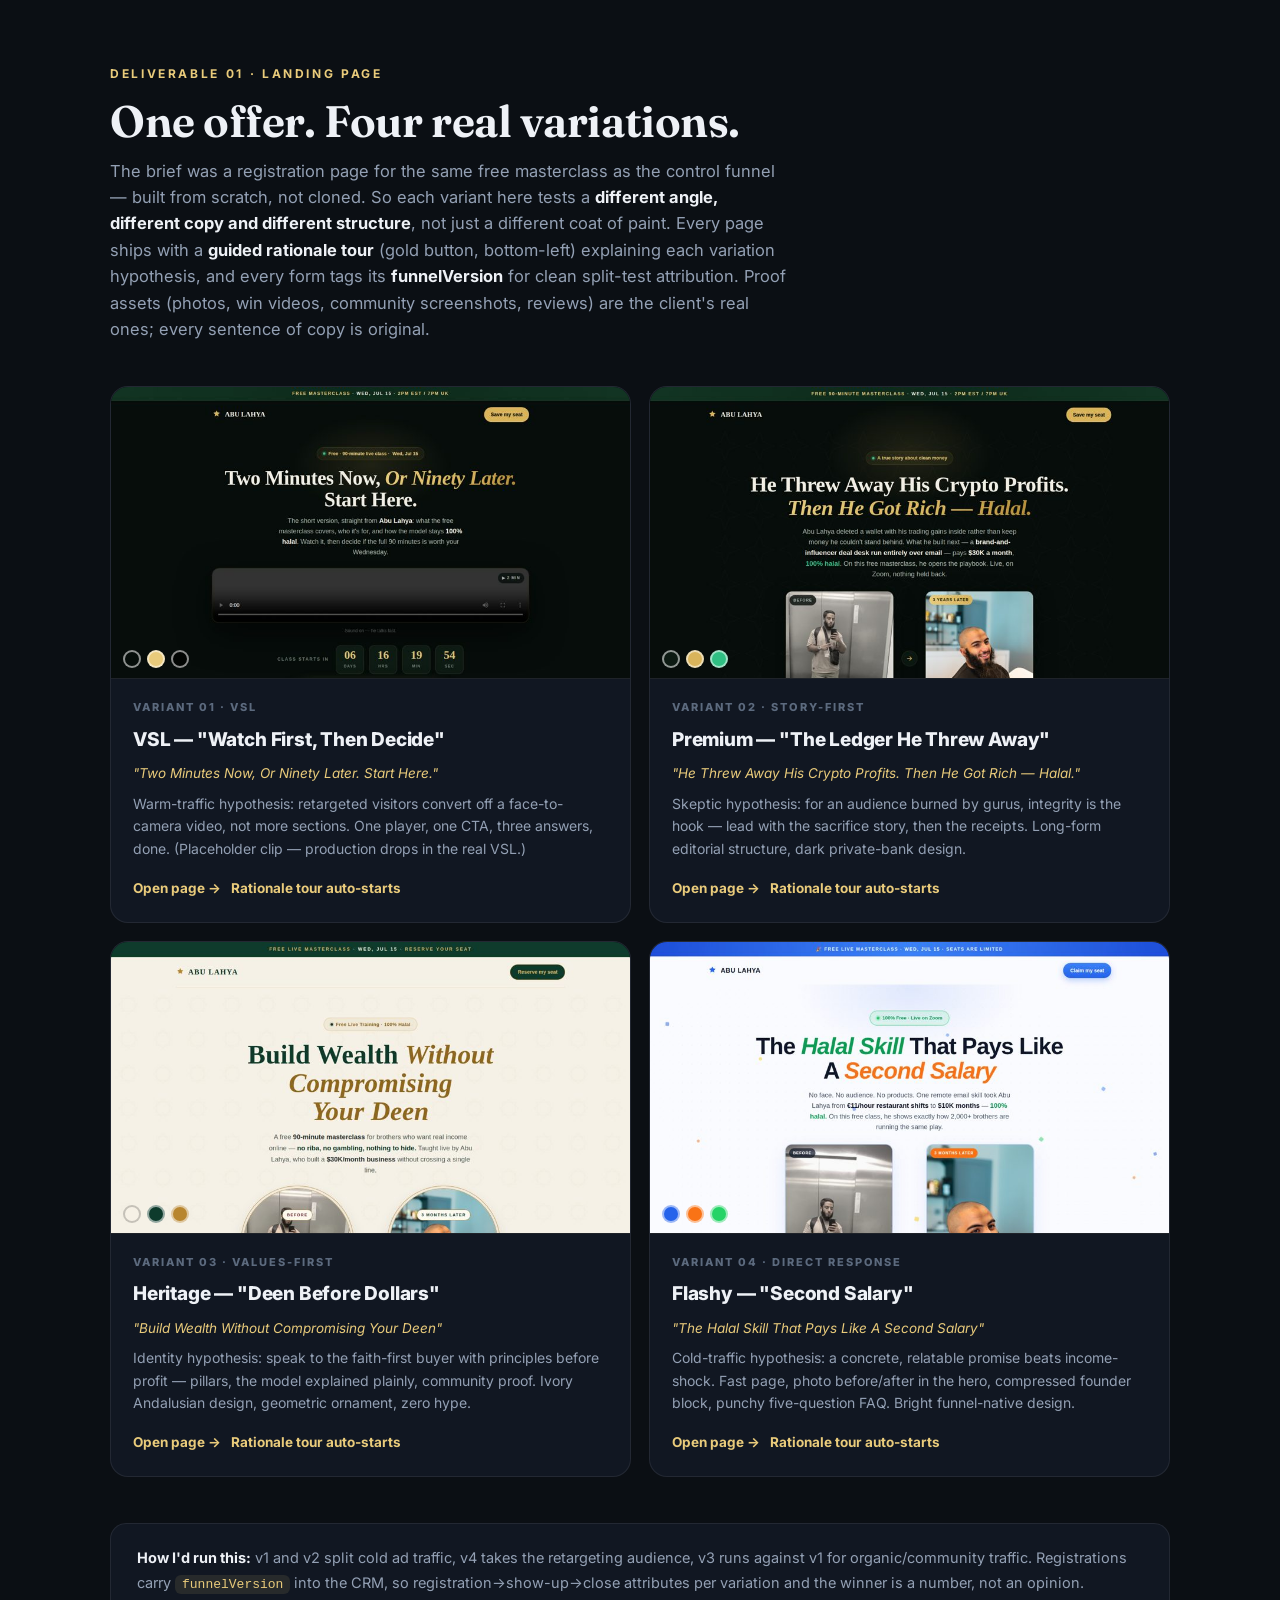
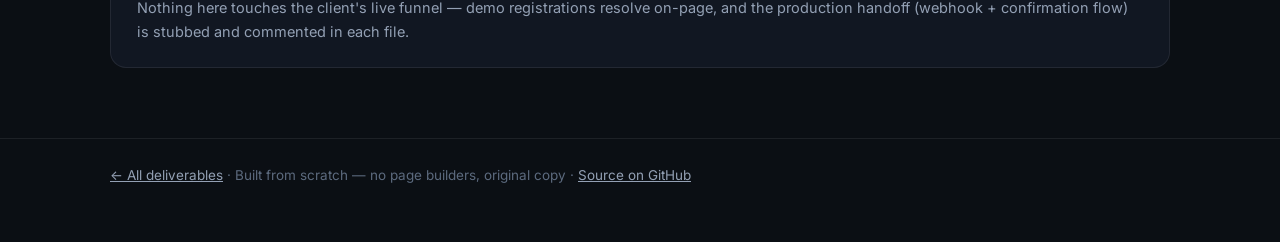
<file: site/landing-page/index.html>
<!doctype html>
<html lang="en">
<head>
<meta charset="utf-8">
<meta name="viewport" content="width=device-width, initial-scale=1">
<title>Landing Page — 4 Real Variations</title>
<meta name="description" content="Four original variations of a webinar registration page — different angle, copy and structure per variant, each with a guided rationale tour.">
<link rel="icon" href="data:image/svg+xml,%3Csvg xmlns='http://www.w3.org/2000/svg' viewBox='0 0 32 32'%3E%3Crect width='32' height='32' rx='7' fill='%230b0f14'/%3E%3Cpath d='M16 4l3.1 6.3 7 1-5 4.9 1.2 6.9L16 19.8l-6.3 3.3L11 16.2 6 11.3l7-1z' fill='%23e9cb7b'/%3E%3C/svg%3E">
<link rel="preconnect" href="https://fonts.googleapis.com">
<link rel="preconnect" href="https://fonts.gstatic.com" crossorigin>
<link href="https://fonts.googleapis.com/css2?family=Fraunces:opsz,wght@9..144,500;9..144,640&family=Inter:wght@400;500;600;700;800&display=swap" rel="stylesheet">
<style>
:root{
  --bg:#0b0f14; --panel:#111722; --ink:#eef1f6; --muted:#93a0b4; --faint:#5c6a7e;
  --accent:#e9cb7b; --line:rgba(233,203,123,.16); --line-soft:rgba(238,241,246,.08);
}
*{box-sizing:border-box;margin:0;padding:0}
body{background:var(--bg);color:var(--ink);font-family:"Inter",-apple-system,sans-serif;font-size:16.5px;line-height:1.6;-webkit-font-smoothing:antialiased}
.wrap{width:min(1060px,100% - 40px);margin-inline:auto}
header{padding:64px 0 8px}
.eyebrow{font-size:12px;font-weight:700;letter-spacing:.22em;text-transform:uppercase;color:var(--accent)}
h1{font-family:"Fraunces",Georgia,serif;font-weight:640;font-size:clamp(30px,4.6vw,44px);line-height:1.1;letter-spacing:-.01em;margin:14px 0 12px}
.lede{color:var(--muted);max-width:68ch}
.lede b{color:var(--ink)}
.lede a{color:var(--accent)}
main{padding:36px 0 20px;display:grid;grid-template-columns:1fr 1fr;gap:18px}
.card{display:flex;flex-direction:column;text-decoration:none;color:inherit;border:1px solid var(--line-soft);border-radius:18px;background:var(--panel);overflow:hidden;transition:border-color .2s ease,transform .2s ease}
.card:hover{border-color:var(--line);transform:translateY(-3px)}
.thumb{aspect-ratio:16/9;background:#0d1117;border-bottom:1px solid var(--line-soft);position:relative;overflow:hidden}
.thumb img{width:100%;height:100%;object-fit:cover;object-position:top}
.swatches{position:absolute;bottom:10px;left:12px;display:flex;gap:6px}
.swatches span{width:18px;height:18px;border-radius:50%;border:2px solid rgba(255,255,255,.55)}
.body{padding:20px 22px 22px;display:flex;flex-direction:column;gap:8px;flex:1}
.body .k{font-size:11px;font-weight:800;letter-spacing:.18em;text-transform:uppercase;color:var(--faint)}
.body h2{font-size:19px;font-weight:800;letter-spacing:-.01em}
.body .hook{font-size:13.5px;color:var(--accent);font-style:italic}
.body p{color:var(--muted);font-size:14px;flex:1}
.body .links{display:flex;gap:10px;margin-top:10px}
.body .links span{font-size:13.5px;font-weight:700;color:var(--accent)}
.note{margin:26px 0 70px;border:1px solid var(--line-soft);border-radius:16px;background:var(--panel);padding:22px 26px;color:var(--muted);font-size:14.5px;line-height:1.7}
.note b{color:var(--ink)}
.note code{background:rgba(233,203,123,.1);color:var(--accent);border-radius:6px;padding:2px 7px;font-size:13px}
footer{border-top:1px solid var(--line-soft);padding:26px 0 56px;color:var(--faint);font-size:13.5px}
footer a{color:var(--muted)}
@media (max-width:820px){main{grid-template-columns:1fr}}
</style>
</head>
<body>
<header class="wrap">
  <p class="eyebrow">Deliverable 01 · Landing Page</p>
  <h1>One offer. Four real variations.</h1>
  <p class="lede">
    The brief was a registration page for the same free masterclass as the control funnel — built from scratch,
    not cloned. So each variant here tests a <b>different angle, different copy and different structure</b>,
    not just a different coat of paint. Every page ships with a <b>guided rationale tour</b> (gold button,
    bottom-left) explaining each variation hypothesis, and every form tags its <b>funnelVersion</b> for clean
    split-test attribution. Proof assets (photos, win videos, community screenshots, reviews) are the client's
    real ones; every sentence of copy is original.
  </p>
</header>

<main class="wrap">
  <a class="card" href="./v4-vsl/">
    <div class="thumb"><img src="./assets/thumbs/v4.jpg" alt="VSL variant preview" loading="lazy">
      <div class="swatches"><span style="background:#060d0a"></span><span style="background:#e9cb7b"></span><span style="background:#020503"></span></div>
    </div>
    <div class="body">
      <span class="k">Variant 01 · VSL</span>
      <h2>VSL — "Watch First, Then Decide"</h2>
      <p class="hook">"Two Minutes Now, Or Ninety Later. Start Here."</p>
      <p>Warm-traffic hypothesis: retargeted visitors convert off a face-to-camera video, not more sections. One player, one CTA, three answers, done. (Placeholder clip — production drops in the real VSL.)</p>
      <div class="links"><span>Open page →</span><span>Rationale tour auto-starts</span></div>
    </div>
  </a>

  <a class="card" href="./v2-premium/">
    <div class="thumb"><img src="./assets/thumbs/v2.jpg" alt="Premium variant preview" loading="lazy">
      <div class="swatches"><span style="background:#0d1a13"></span><span style="background:#d9b45b"></span><span style="background:#2fbf83"></span></div>
    </div>
    <div class="body">
      <span class="k">Variant 02 · Story-first</span>
      <h2>Premium — "The Ledger He Threw Away"</h2>
      <p class="hook">"He Threw Away His Crypto Profits. Then He Got Rich — Halal."</p>
      <p>Skeptic hypothesis: for an audience burned by gurus, integrity is the hook — lead with the sacrifice story, then the receipts. Long-form editorial structure, dark private-bank design.</p>
      <div class="links"><span>Open page →</span><span>Rationale tour auto-starts</span></div>
    </div>
  </a>

  <a class="card" href="./v3-heritage/">
    <div class="thumb"><img src="./assets/thumbs/v3.jpg" alt="Heritage variant preview" loading="lazy">
      <div class="swatches"><span style="background:#f6f1e6;border-color:rgba(0,0,0,.2)"></span><span style="background:#0e3b2c"></span><span style="background:#b8862f"></span></div>
    </div>
    <div class="body">
      <span class="k">Variant 03 · Values-first</span>
      <h2>Heritage — "Deen Before Dollars"</h2>
      <p class="hook">"Build Wealth Without Compromising Your Deen"</p>
      <p>Identity hypothesis: speak to the faith-first buyer with principles before profit — pillars, the model explained plainly, community proof. Ivory Andalusian design, geometric ornament, zero hype.</p>
      <div class="links"><span>Open page →</span><span>Rationale tour auto-starts</span></div>
    </div>
  </a>

  <a class="card" href="./v1-flashy/">
    <div class="thumb"><img src="./assets/thumbs/v1.jpg" alt="Flashy variant preview" loading="lazy">
      <div class="swatches"><span style="background:#2563eb"></span><span style="background:#f97316"></span><span style="background:#25d366"></span></div>
    </div>
    <div class="body">
      <span class="k">Variant 04 · Direct response</span>
      <h2>Flashy — "Second Salary"</h2>
      <p class="hook">"The Halal Skill That Pays Like A Second Salary"</p>
      <p>Cold-traffic hypothesis: a concrete, relatable promise beats income-shock. Fast page, photo before/after in the hero, compressed founder block, punchy five-question FAQ. Bright funnel-native design.</p>
      <div class="links"><span>Open page →</span><span>Rationale tour auto-starts</span></div>
    </div>
  </a>
</main>

<div class="wrap">
  <p class="note">
    <b>How I'd run this:</b> v1 and v2 split cold ad traffic, v4 takes the retargeting audience, v3 runs
    against v1 for organic/community traffic. Registrations carry <code>funnelVersion</code> into the CRM,
    so registration→show-up→close attributes per variation and the winner is a number, not an opinion.
    Nothing here touches the client's live funnel — demo registrations resolve on-page, and the production
    handoff (webhook + confirmation flow) is stubbed and commented in each file.
  </p>
</div>

<footer><div class="wrap"><a href="../">← All deliverables</a> · Built from scratch — no page builders, original copy · <a href="https://github.com/Kalajar2000/test-task-upwork">Source on GitHub</a></div></footer>
</body>
</html>
</file>
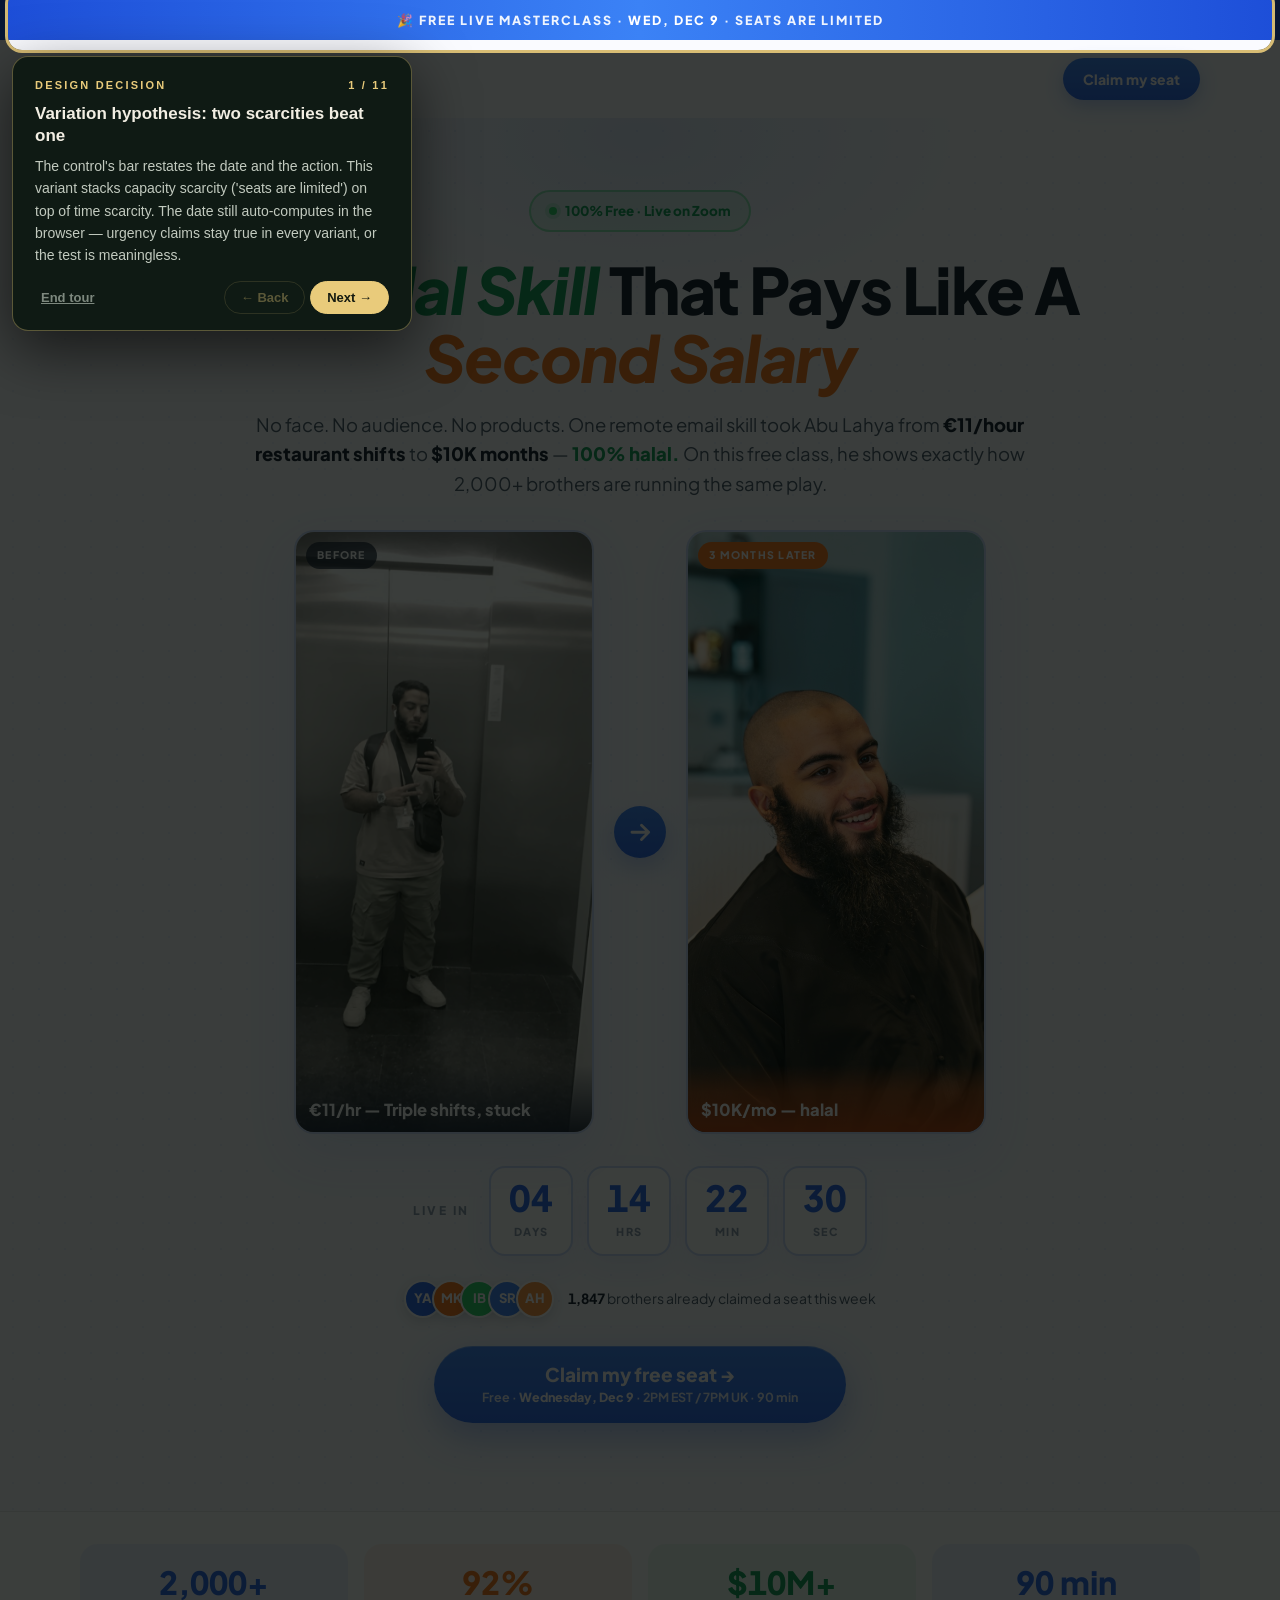
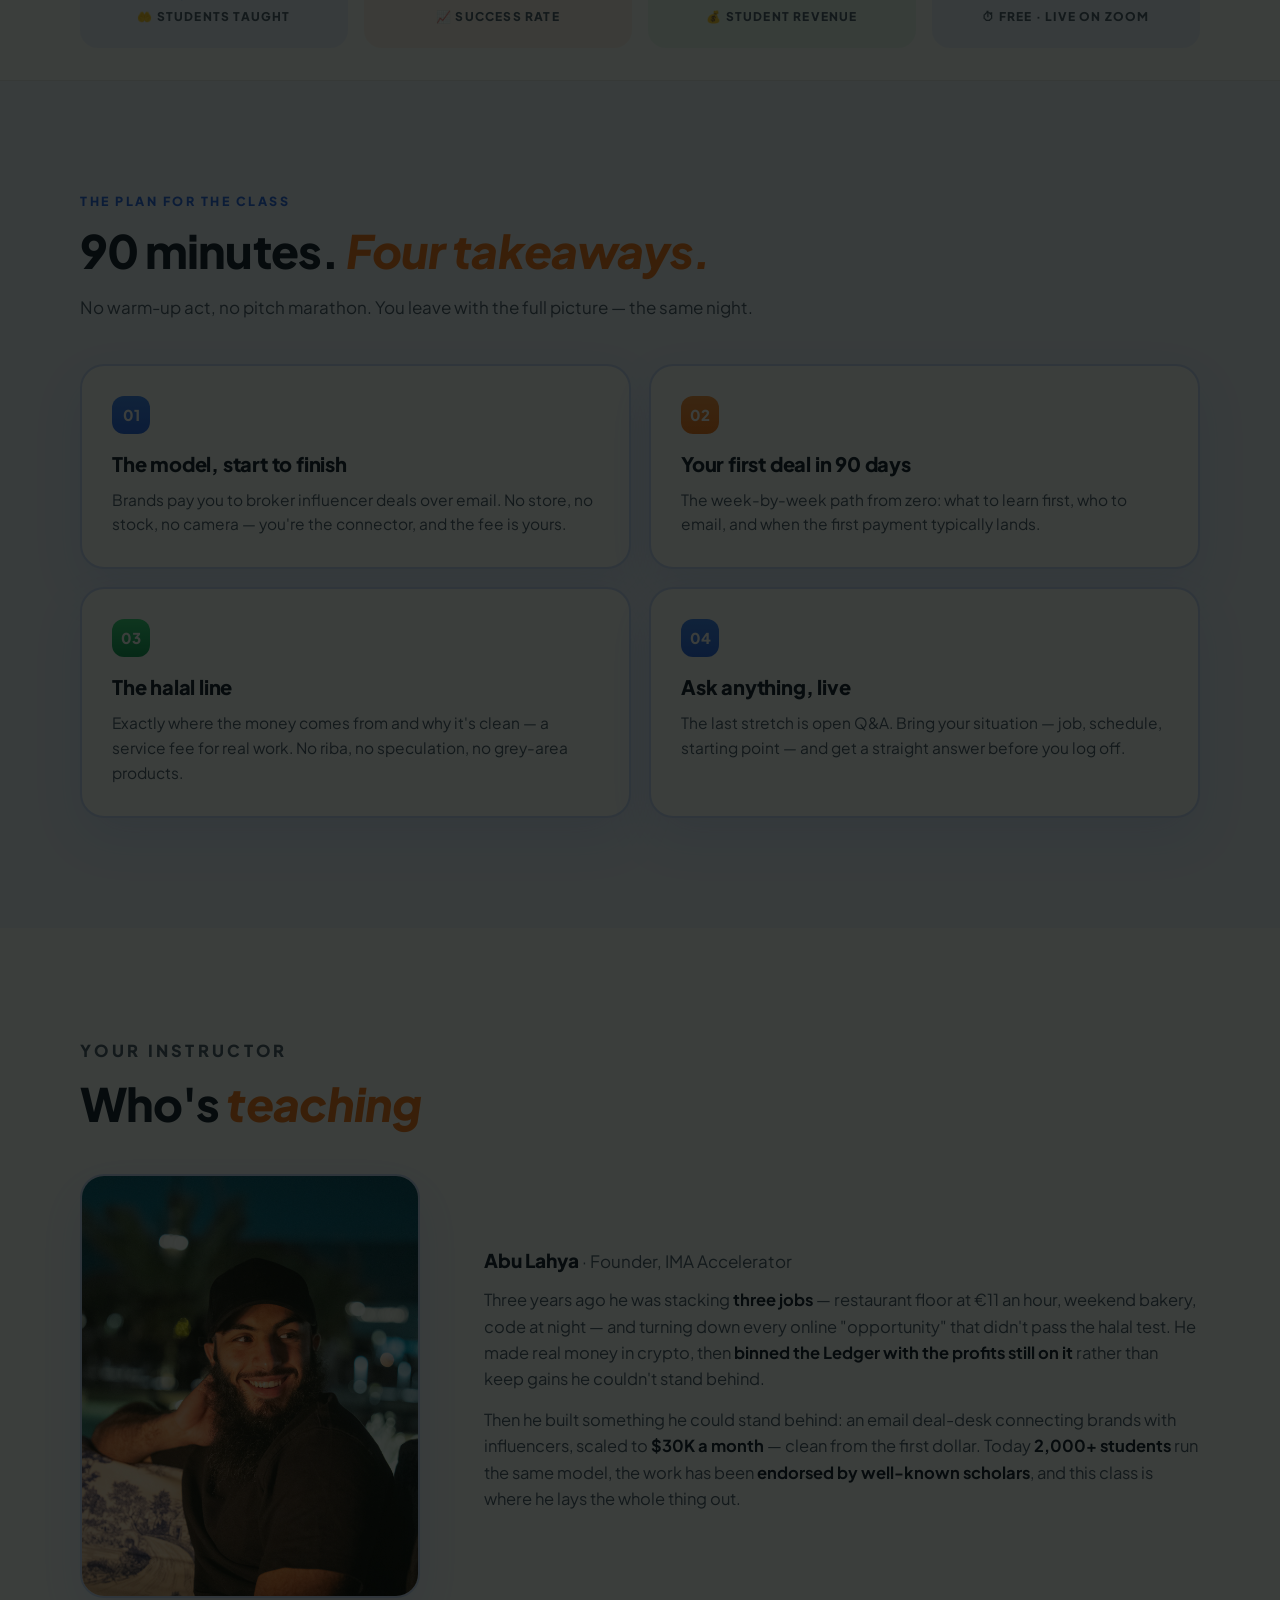
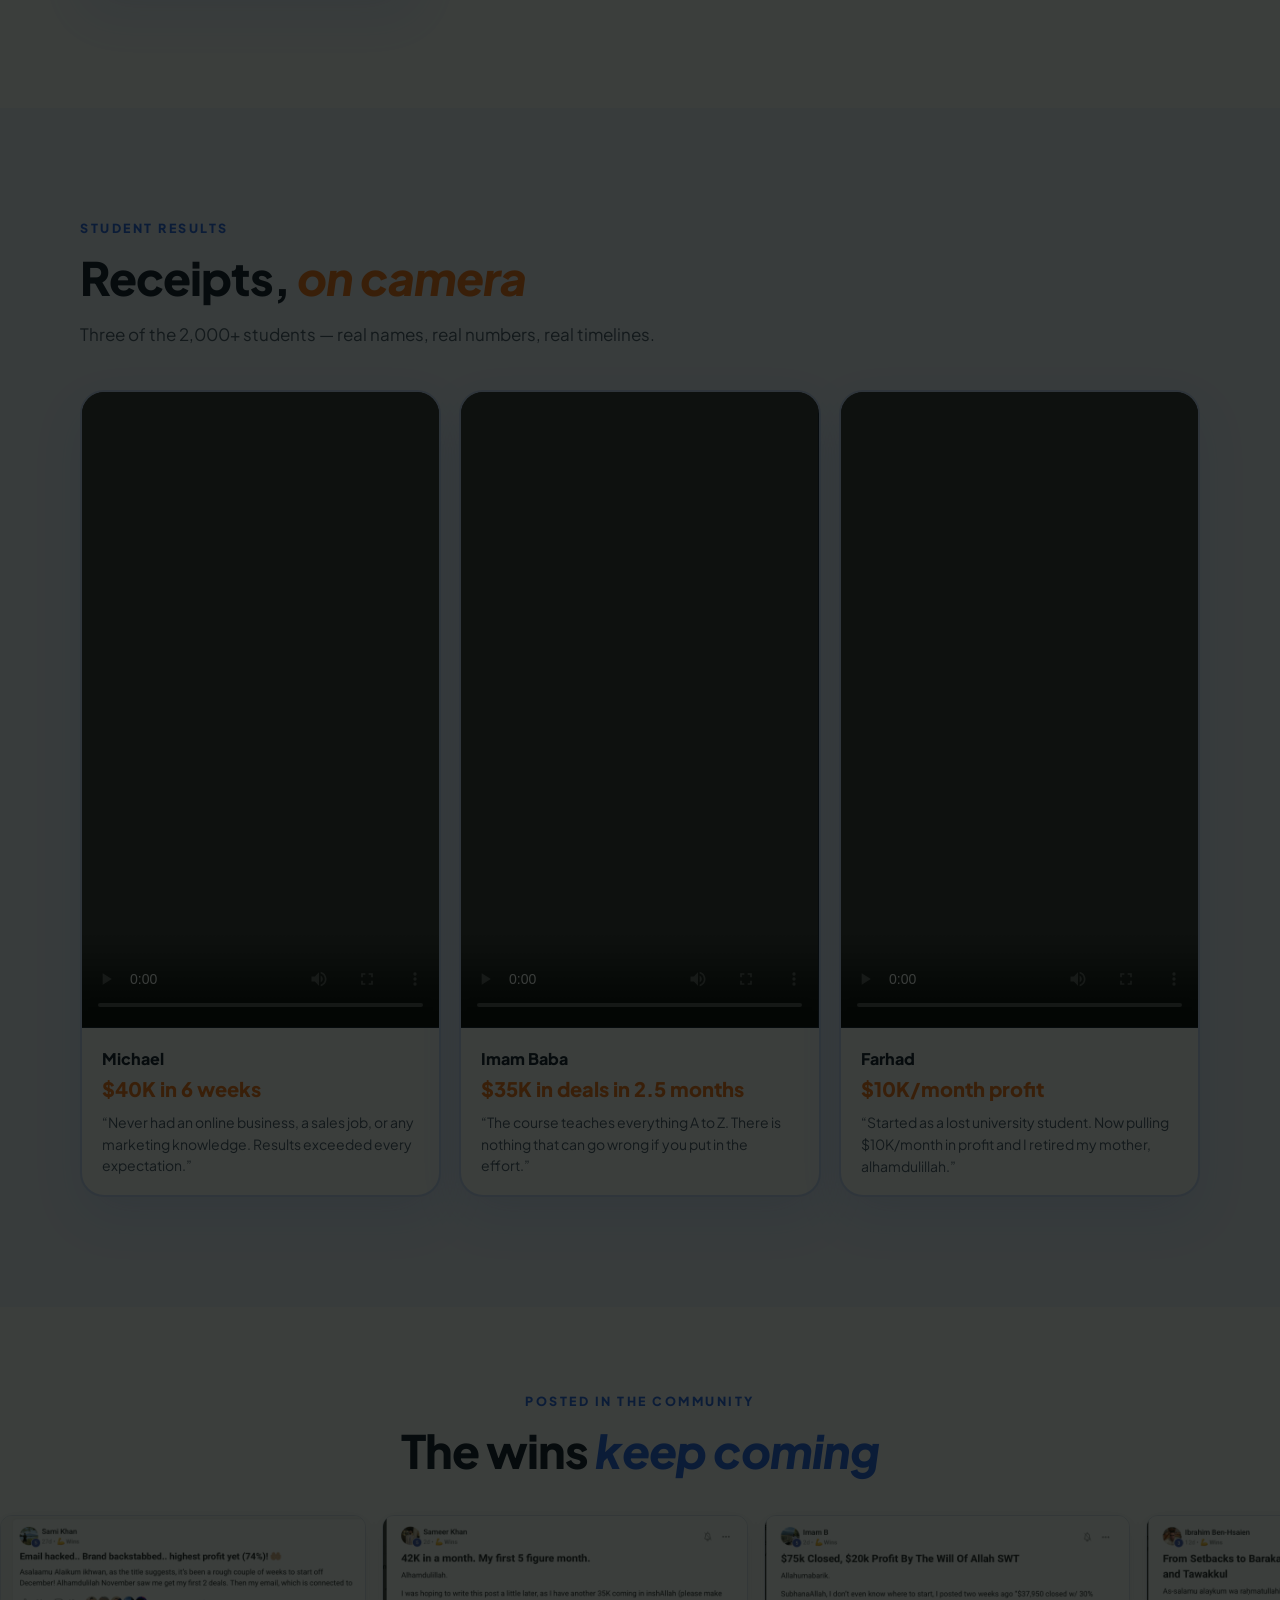
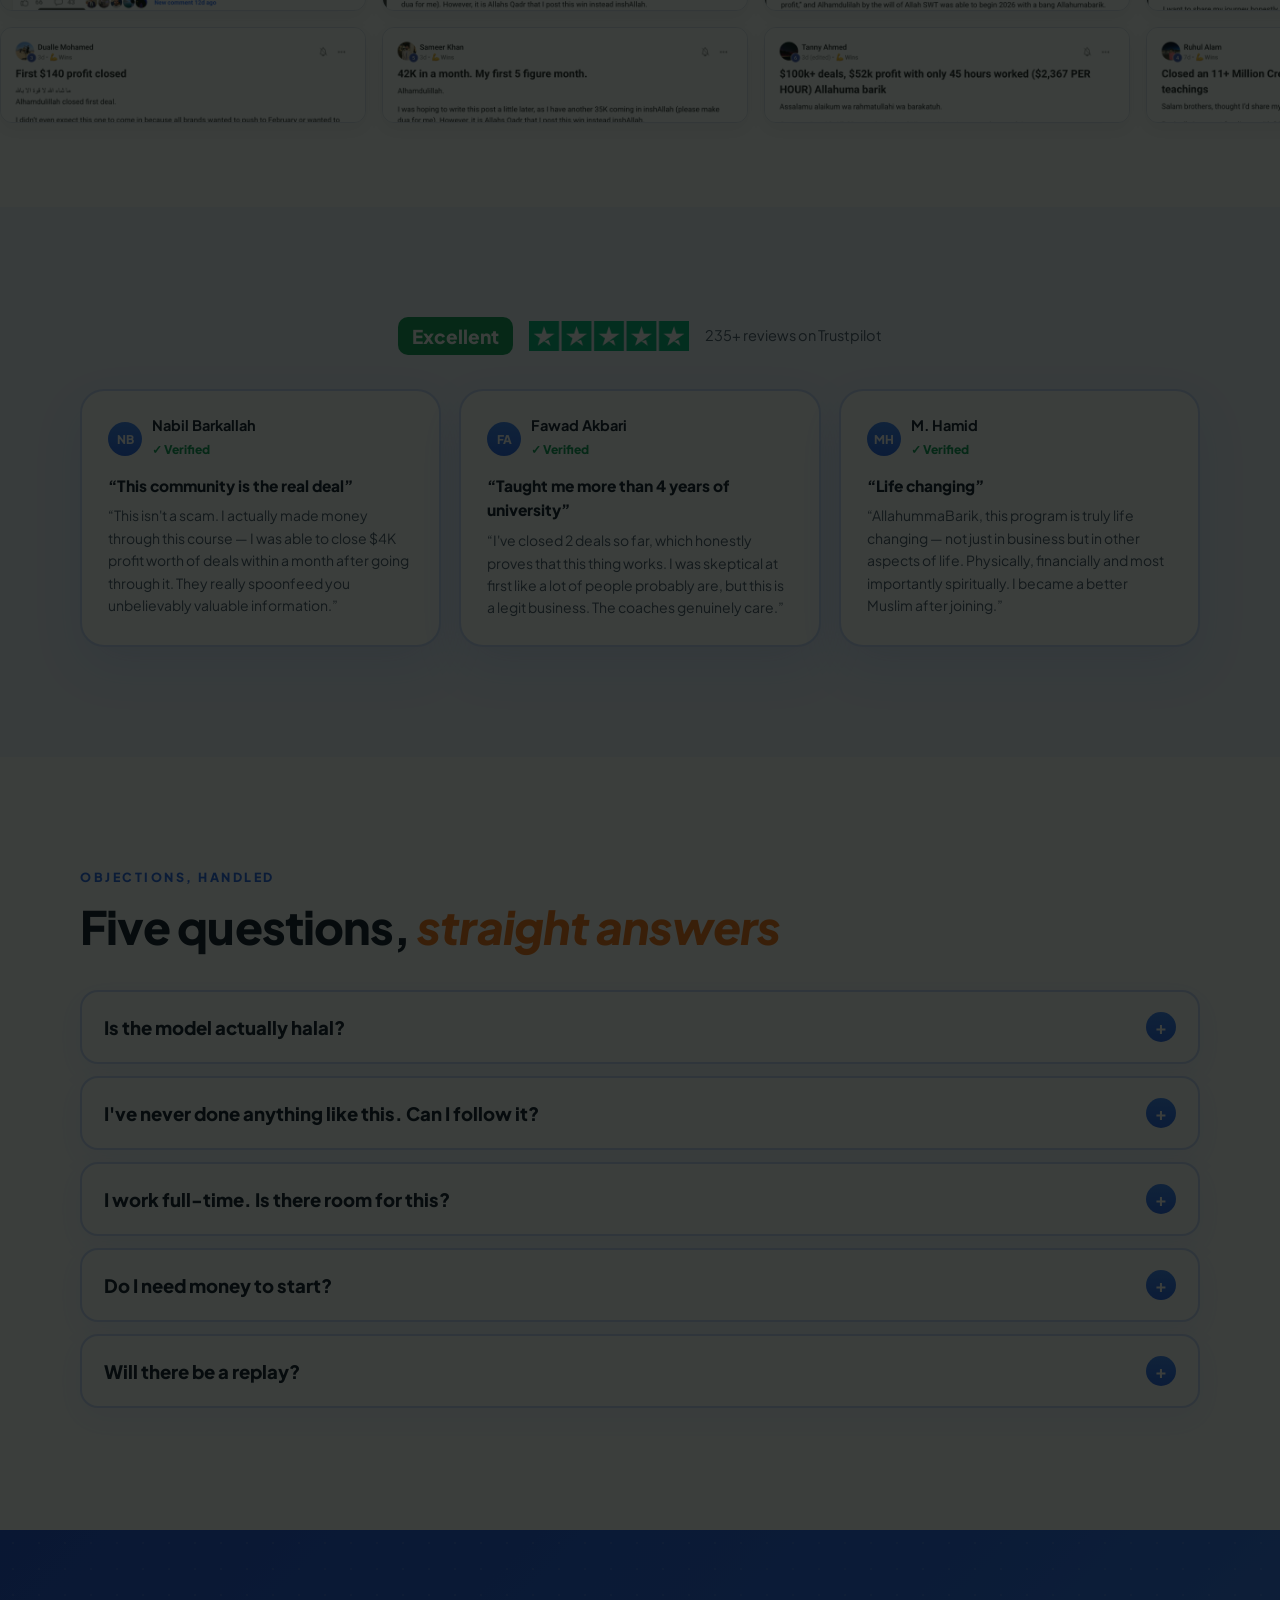
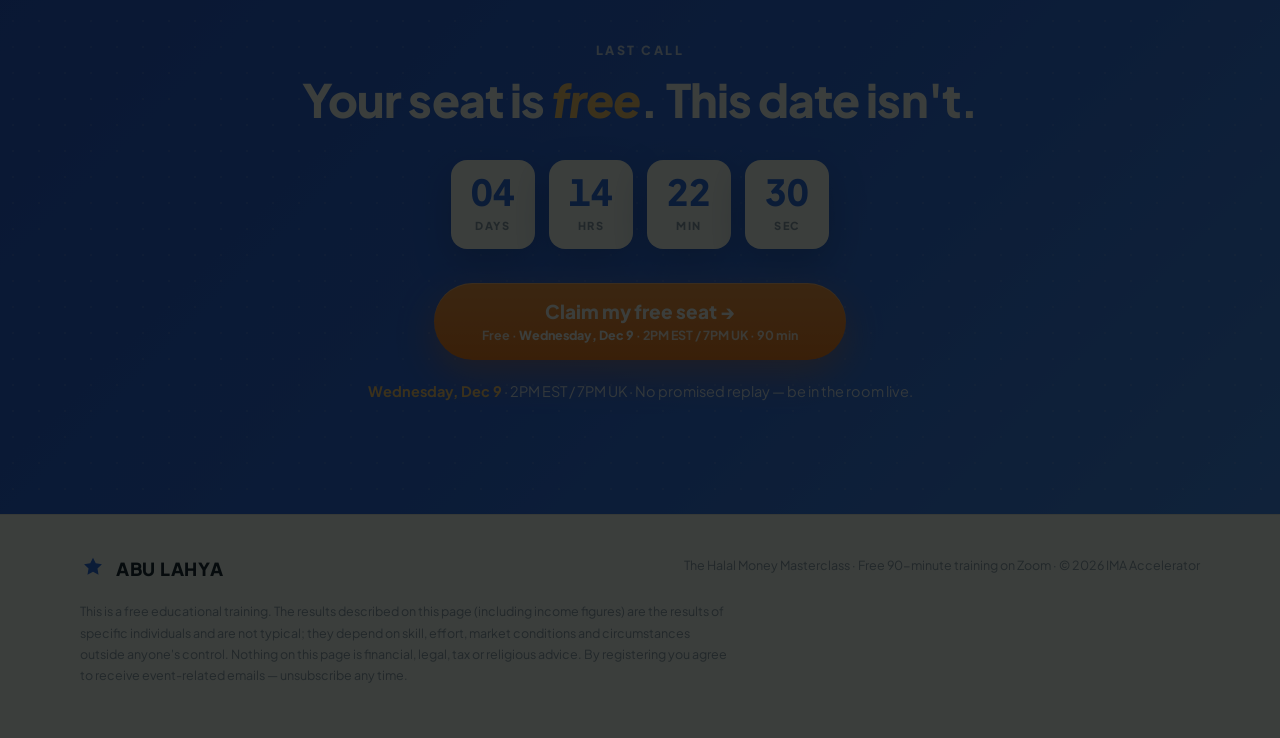
<file: site/landing-page/v1-flashy/index.html>
<!doctype html>
<html lang="en">
<head>
<!--
  The Halal Money Masterclass — registration page (variant: "Flashy")
  Rebuilt from scratch — no page builder, no template, original copy.
  Design language: funnel-native light — electric blue, orange highlights,
  WhatsApp green accents, Plus Jakarta Sans, confetti.
  Variation vs control: "second salary" promise, before/after photos in the
  hero, date + price answered inside the CTA, compressed founder block,
  five-question FAQ, in-modal success state (no redirect in the demo).
  Sections: announce → hero (centered: badge → H1 → lede → before/after →
            countdown → registered line → CTA) → stats → agenda
            → who's teaching → student wins (real videos) → proof wall
            → Trustpilot → FAQ → final CTA → footer → modal
  The registration payload carries funnel_version=v1-flashy so variants
  can be split-tested downstream once the CRM webhook is wired.
-->
<meta charset="utf-8">
<meta name="viewport" content="width=device-width, initial-scale=1">
<title>The Halal Money Masterclass — Abu Lahya</title>
<meta name="description" content="Free 90-minute live class on Zoom. The halal email skill that pays like a second salary — how Abu Lahya went from €11/hour shifts to $10K months, and how 2,000+ brothers run the same play.">

<meta property="og:type" content="website">
<meta property="og:title" content="The Halal Skill That Pays Like A Second Salary">
<meta property="og:description" content="Free 90-min live masterclass on Zoom. No face, no audience, no products — 100% halal.">
<meta property="og:site_name" content="The Halal Money Masterclass">
<meta name="twitter:card" content="summary_large_image">
<meta name="theme-color" content="#2563eb">

<link rel="icon" href="data:image/svg+xml,%3Csvg xmlns='http://www.w3.org/2000/svg' viewBox='0 0 32 32'%3E%3Crect width='32' height='32' rx='7' fill='%232563eb'/%3E%3Cpath d='M16 4l3.1 6.3 7 1-5 4.9 1.2 6.9L16 19.8l-6.3 3.3L11 16.2 6 11.3l7-1z' fill='%23ffffff'/%3E%3C/svg%3E">
<link rel="preload" as="image" href="../assets/abu-founder.jpg">

<link rel="preconnect" href="https://fonts.googleapis.com">
<link rel="preconnect" href="https://fonts.gstatic.com" crossorigin>
<link href="https://fonts.googleapis.com/css2?family=Plus+Jakarta+Sans:ital,wght@0,400..800;1,400..800&display=swap" rel="stylesheet">
<link rel="stylesheet" href="../shared/tour.css">

<style>
/* ---------- tokens ---------- */
:root{
  --bg:#fafbff; --bg-alt:#f1f5ff; --card:#ffffff;
  --ink:#0f172a; --muted:#475569; --faint:#8b98ad;
  --blue:#2563eb; --blue-2:#3b82f6; --blue-deep:#1d4ed8;
  --orange:#f97316; --orange-2:#fb923c; --green:#25d366; --green-ink:#0c9d55;
  --line:rgba(37,99,235,.25); --line-soft:rgba(15,23,42,.09);
  --shadow:0 20px 50px rgba(37,99,235,.10);
  --radius:24px;
  --font:"Plus Jakarta Sans",-apple-system,"Segoe UI",sans-serif;
}
*,*::before,*::after{box-sizing:border-box;margin:0;padding:0}
html{scroll-behavior:smooth}
@media (prefers-reduced-motion:reduce){
  html{scroll-behavior:auto}
  *,*::before,*::after{animation:none!important;transition:none!important}
}
body{background:var(--bg);color:var(--ink);font-family:var(--font);font-size:17px;line-height:1.6;-webkit-font-smoothing:antialiased;overflow-x:hidden}
img,svg,video{display:block;max-width:100%}
a{color:inherit}
.wrap{width:min(1120px,100% - 40px);margin-inline:auto}
.eyebrow{font-size:12.5px;font-weight:800;letter-spacing:.2em;text-transform:uppercase;color:var(--blue)}
.section{padding:clamp(64px,9vw,110px) 0}
h2{font-weight:800;font-size:clamp(30px,4.4vw,46px);line-height:1.12;letter-spacing:-.02em;margin:14px 0 18px}
h2 em{font-style:italic;color:var(--orange)}
h2 em.b{color:var(--blue)}
h2 em.g{color:var(--green-ink)}
.sub{color:var(--muted);max-width:58ch}
:focus-visible{outline:2px solid var(--blue);outline-offset:3px;border-radius:4px}

.pattern{position:relative}
.pattern::before{
  content:"";position:absolute;inset:0;pointer-events:none;opacity:.5;
  background-image:radial-gradient(rgba(37,99,235,.13) 1.5px,transparent 1.5px);
  background-size:26px 26px;
}

/* ---------- announce / header ---------- */
.announce{background:linear-gradient(90deg,var(--blue-deep),var(--blue-2) 50%,var(--blue-deep));text-align:center;padding:10px 16px;font-size:12.5px;font-weight:800;letter-spacing:.16em;text-transform:uppercase;color:rgba(255,255,255,.92)}
.announce b{color:#fff;font-weight:800}
header.top{display:flex;align-items:center;justify-content:space-between;padding:18px 0}
.wordmark{font-weight:800;font-size:18px;letter-spacing:.04em;display:flex;align-items:center;gap:10px;text-decoration:none}
.wordmark svg{width:26px;height:26px}
.top .mini-cta{font-size:14px;font-weight:800;text-decoration:none;color:#fff;background:linear-gradient(180deg,var(--blue-2),var(--blue));padding:10px 20px;border-radius:999px;box-shadow:0 6px 18px rgba(37,99,235,.30);transition:transform .18s cubic-bezier(.34,1.56,.64,1),box-shadow .18s ease}
.top .mini-cta:hover{transform:translateY(-2px) scale(1.04);box-shadow:0 10px 26px rgba(37,99,235,.40)}

/* ---------- hero (centered) ---------- */
.hero{padding:clamp(40px,6vw,72px) 0 clamp(56px,7vw,88px);position:relative;overflow:hidden;text-align:center}
.hero::after{content:"";position:absolute;top:-16%;left:50%;transform:translateX(-50%);width:min(900px,96vw);height:480px;pointer-events:none;background:radial-gradient(closest-side,rgba(37,99,235,.12),transparent 70%)}
.hero .wrap{position:relative;z-index:1}

/* confetti */
.confetti{position:absolute;inset:0;overflow:hidden;pointer-events:none;z-index:0}
.confetti i{position:absolute;top:-26px;left:var(--x);width:var(--s);height:var(--s);background:var(--c);border-radius:2.5px;opacity:.5;animation:confetti-fall var(--d) linear infinite;animation-delay:var(--dl);will-change:transform}
.confetti i.dot{border-radius:50%}
@keyframes confetti-fall{
  0%{transform:translateY(0) rotate(0deg)}
  100%{transform:translateY(110vh) rotate(680deg)}
}
@media (prefers-reduced-motion:reduce){.confetti{display:none}}

.badge{display:inline-flex;align-items:center;gap:8px;border:2px solid rgba(37,211,102,.45);border-radius:999px;background:rgba(37,211,102,.10);padding:8px 18px;font-size:13.5px;font-weight:800;color:var(--green-ink)}
.badge .dot{width:8px;height:8px;border-radius:50%;background:var(--green);box-shadow:0 0 0 4px rgba(37,211,102,.18)}
h1{font-weight:800;font-size:clamp(34px,5.4vw,64px);line-height:1.06;letter-spacing:-.025em;margin:24px auto 18px;max-width:24ch;position:relative;z-index:1}
h1 em{font-style:italic;color:var(--orange)}
h1 em.g{color:var(--green-ink)}
.hero .lede{color:var(--muted);max-width:56ch;margin:0 auto 32px;font-size:clamp(16px,1.9vw,18.5px)}
.hero .lede strong{color:var(--ink);font-weight:800}
.hero .lede .halal{color:var(--green-ink);font-weight:800}

/* before / after cards */
.ba{display:flex;align-items:center;justify-content:center;gap:clamp(10px,2vw,20px);margin:0 0 32px}
.bacard{position:relative;width:clamp(140px,26vw,300px);flex:none;border-radius:20px;overflow:hidden;border:2px solid var(--line);box-shadow:var(--shadow);margin:0;background:var(--card)}
.bacard img{width:100%;aspect-ratio:4/5;object-fit:cover}
.bacard.before img{filter:saturate(.35) contrast(.96)}
.bacard .tag{position:absolute;top:10px;left:10px;font-size:10.5px;font-weight:800;letter-spacing:.12em;text-transform:uppercase;padding:5px 11px;border-radius:999px;background:rgba(15,23,42,.72);color:#fff}
.bacard.after .tag{background:var(--orange)}
.bacard figcaption{position:absolute;left:0;right:0;bottom:0;padding:34px 13px 12px;font-weight:800;font-size:clamp(12.5px,1.5vw,16.5px);line-height:1.3;color:#fff;text-align:left;background:linear-gradient(180deg,transparent,rgba(15,23,42,.88))}
.bacard.after figcaption{background:linear-gradient(180deg,transparent 0%,rgba(234,88,12,.45) 40%,rgba(180,60,8,.94))}
.ba-arrow{flex:none;display:grid;place-items:center;width:clamp(36px,5vw,52px);height:clamp(36px,5vw,52px);border-radius:50%;background:linear-gradient(180deg,var(--blue-2),var(--blue));color:#fff;box-shadow:0 10px 26px rgba(37,99,235,.30)}
.ba-arrow svg{width:55%;height:55%}

.count{display:flex;justify-content:center;gap:clamp(8px,1.4vw,14px);margin:0 0 24px}
.count .lbl{align-self:center;margin-right:6px;font-size:12px;letter-spacing:.2em;text-transform:uppercase;color:var(--faint);font-weight:800}
.cell{min-width:clamp(62px,7.5vw,84px);background:var(--card);border:2px solid var(--line);border-radius:16px;padding:12px 8px 10px;text-align:center;box-shadow:0 10px 26px rgba(37,99,235,.08)}
.cell b{display:block;font-weight:800;font-size:clamp(24px,3.6vw,36px);line-height:1;color:var(--blue);font-variant-numeric:tabular-nums}
.cell span{font-size:11px;letter-spacing:.14em;text-transform:uppercase;color:var(--faint);font-weight:800}

.social{display:flex;align-items:center;justify-content:center;gap:14px;margin:0 0 28px}
.avatars{display:flex}
.avatars .av{width:38px;height:38px;border-radius:50%;border:2px solid #fff;margin-left:-10px;display:grid;place-items:center;font-size:13px;font-weight:800;color:#fff;box-shadow:0 4px 12px rgba(15,23,42,.14)}
.avatars .av:first-child{margin-left:0}
.social p{font-size:14px;color:var(--muted)}
.social p b{color:var(--ink);font-variant-numeric:tabular-nums}

.cta{display:inline-flex;align-items:center;justify-content:center;gap:10px;font-family:var(--font);font-weight:800;font-size:clamp(16px,2vw,19px);color:#fff;text-decoration:none;cursor:pointer;border:0;background:linear-gradient(180deg,var(--blue-2),var(--blue));padding:19px 42px;border-radius:999px;box-shadow:0 14px 36px rgba(37,99,235,.35),inset 0 1px 0 rgba(255,255,255,.25);transition:transform .18s cubic-bezier(.34,1.56,.64,1),box-shadow .18s ease}
.cta:hover{transform:translateY(-3px) scale(1.03);box-shadow:0 20px 46px rgba(37,99,235,.45),inset 0 1px 0 rgba(255,255,255,.25)}
.cta:active{transform:translateY(0) scale(.99)}
.cta .arrow{transition:transform .15s ease}
.cta:hover .arrow{transform:translateX(4px)}
.cta.orange{background:linear-gradient(180deg,var(--orange-2),var(--orange));box-shadow:0 14px 36px rgba(249,115,22,.40),inset 0 1px 0 rgba(255,255,255,.30)}
.cta.orange:hover{box-shadow:0 20px 46px rgba(249,115,22,.50),inset 0 1px 0 rgba(255,255,255,.30)}
.cta.big{flex-direction:column;gap:4px;padding:17px 48px;line-height:1.25}
.cta.big .when{display:block;font-size:12.5px;font-weight:700;color:rgba(255,255,255,.88)}
.cta.big .when b{color:#fff;font-weight:800}

/* ---------- stats ---------- */
.stats{background:var(--card);border-block:1px solid var(--line-soft)}
.stats .row{display:grid;grid-template-columns:repeat(4,1fr);gap:16px;padding:32px 0}
.stat{text-align:center;padding:20px 12px;border-radius:18px}
.stat:nth-child(1){background:rgba(37,99,235,.08)}
.stat:nth-child(2){background:rgba(249,115,22,.08)}
.stat:nth-child(3){background:rgba(37,211,102,.08)}
.stat:nth-child(4){background:rgba(37,99,235,.08)}
.stat b{display:block;font-weight:800;font-size:clamp(22px,3.2vw,32px);line-height:1.15;font-variant-numeric:tabular-nums}
.stat:nth-child(1) b,.stat:nth-child(4) b{color:var(--blue)}
.stat:nth-child(2) b{color:var(--orange)}
.stat:nth-child(3) b{color:var(--green-ink)}
.stat span{font-size:12px;letter-spacing:.1em;text-transform:uppercase;color:var(--muted);font-weight:800}

/* ---------- agenda ---------- */
.agenda{background:var(--bg-alt)}
.agenda .grid{display:grid;grid-template-columns:1fr 1fr;gap:18px;margin-top:42px}
.acard{border:2px solid var(--line);border-radius:var(--radius);background:var(--card);padding:30px;box-shadow:var(--shadow);transition:transform .2s ease,box-shadow .2s ease}
.acard:hover{transform:translateY(-4px);box-shadow:0 26px 60px rgba(37,99,235,.16)}
.acard .num{display:inline-grid;place-items:center;width:38px;height:38px;border-radius:12px;font-weight:800;font-size:15px;color:#fff;background:linear-gradient(180deg,var(--blue-2),var(--blue))}
.acard:nth-child(2) .num{background:linear-gradient(180deg,var(--orange-2),var(--orange))}
.acard:nth-child(3) .num{background:linear-gradient(180deg,#34d97b,var(--green-ink))}
.acard h3{font-size:20px;font-weight:800;margin:14px 0 8px;letter-spacing:-.01em}
.acard p{color:var(--muted);font-size:15.5px}

/* ---------- who's teaching ---------- */
.founder{background:var(--card)}
.founder .chapter{display:grid;grid-template-columns:340px 1fr;gap:clamp(26px,5vw,64px);align-items:center;margin-top:44px}
.founder .photo{border-radius:var(--radius);overflow:hidden;border:2px solid var(--line);box-shadow:var(--shadow)}
.founder .photo img{width:100%;aspect-ratio:4/5;object-fit:cover}
.founder .name{font-size:17px;margin-bottom:12px;color:var(--muted)}
.founder .name b{color:var(--ink);font-weight:800;font-size:19px}
.founder p{color:var(--muted);margin-bottom:14px;font-size:16.5px}
.founder p b{color:var(--ink)}

/* ---------- student wins (videos) ---------- */
.wins{background:var(--bg-alt)}
.wins .grid{display:grid;grid-template-columns:repeat(3,1fr);gap:18px;margin-top:42px}
.wcard{border:2px solid var(--line);border-radius:var(--radius);background:var(--card);overflow:hidden;box-shadow:var(--shadow)}
.wcard video{width:100%;aspect-ratio:9/16;object-fit:cover;background:#0f172a;cursor:pointer}
.wcard .cap{padding:18px 20px}
.wcard .cap b{display:block;font-size:16px;font-weight:800}
.wcard .cap .amount{font-weight:800;font-size:20px;color:var(--orange);margin:2px 0 8px}
.wcard .cap p{font-size:14px;color:var(--muted);line-height:1.55}

/* ---------- proof wall ---------- */
.wall{padding:clamp(56px,7vw,84px) 0;overflow:hidden;background:var(--card)}
.wall .head{text-align:center;margin-bottom:38px}
.marquee{display:flex;gap:16px;width:max-content;animation:scroll 60s linear infinite}
.marquee:hover{animation-play-state:paused}
.marquee + .marquee{margin-top:16px;animation-duration:75s;animation-direction:reverse}
.marquee img{width:366px;height:96px;max-width:none;object-fit:cover;object-position:left top;border-radius:12px;border:1px solid #dbe2ee;background:#fff;box-shadow:0 6px 18px rgba(15,23,42,.06)}
@keyframes scroll{to{transform:translateX(-50%)}}
@media (prefers-reduced-motion:reduce){.marquee{flex-wrap:wrap;width:auto;animation:none}}

/* ---------- trustpilot ---------- */
.trust{background:var(--bg-alt)}
.trust .head{display:flex;align-items:center;justify-content:center;gap:16px;flex-wrap:wrap;text-align:center}
.trust .head img{height:30px;width:auto}
.trust .head .lbl{font-weight:800;font-size:19px;color:#fff;background:var(--green-ink);border-radius:10px;padding:4px 14px}
.trust .head .n{color:var(--muted);font-size:14.5px}
.trust .grid{display:grid;grid-template-columns:repeat(3,1fr);gap:18px;margin-top:34px}
.rcard{border:2px solid var(--line);border-radius:var(--radius);background:var(--card);padding:26px;box-shadow:var(--shadow)}
.rcard .who{display:flex;align-items:center;gap:10px;margin-bottom:12px}
.rcard .who .av{width:34px;height:34px;border-radius:50%;display:grid;place-items:center;font-weight:800;font-size:12px;color:#fff;background:linear-gradient(180deg,var(--blue-2),var(--blue))}
.rcard .who b{font-size:14.5px;display:block;line-height:1.2}
.rcard .who span{font-size:12px;color:var(--green-ink);font-weight:800}
.rcard h4{font-size:15.5px;font-weight:800;margin-bottom:6px}
.rcard p{font-size:14px;color:var(--muted);line-height:1.6}

/* ---------- FAQ ---------- */
.faq{background:var(--card)}
.faq .list{margin-top:38px}
.faq details{background:var(--card);border:2px solid var(--line);border-radius:18px;margin-bottom:12px;box-shadow:0 10px 30px rgba(37,99,235,.07)}
.faq summary{cursor:pointer;list-style:none;display:flex;align-items:center;justify-content:space-between;gap:20px;padding:20px 22px;font-size:clamp(16px,2vw,18.5px);font-weight:800}
.faq summary::-webkit-details-marker{display:none}
.faq summary .plus{flex:none;width:30px;height:30px;border-radius:50%;border:0;color:#fff;background:linear-gradient(180deg,var(--blue-2),var(--blue));display:grid;place-items:center;font-weight:700;font-size:18px;transition:transform .2s ease}
.faq details[open] summary .plus{transform:rotate(45deg)}
.faq .a{padding:0 22px 22px;color:var(--muted);max-width:70ch}
.faq .a b{color:var(--ink)}

/* ---------- final ---------- */
.final{text-align:center;position:relative;background:linear-gradient(135deg,var(--blue-deep),var(--blue) 55%,var(--blue-2));color:#fff;overflow:hidden}
.final.pattern::before{background-image:radial-gradient(rgba(255,255,255,.16) 1.5px,transparent 1.5px);opacity:.6}
.final .wrap{position:relative;z-index:1}
.final .eyebrow{color:rgba(255,255,255,.75)}
.final h2{max-width:24ch;margin-inline:auto;color:#fff}
.final h2 em{color:#ffc46b}
.final .count{justify-content:center;margin:34px 0}
.final .cell{border-color:rgba(255,255,255,.35);box-shadow:0 14px 34px rgba(13,42,116,.35)}
.final .urgency{margin-top:20px;font-size:14.5px;color:rgba(255,255,255,.82)}
.final .urgency b{color:#ffc46b}
.final :focus-visible{outline-color:#fff}

/* ---------- footer ---------- */
footer{border-top:1px solid var(--line-soft);background:var(--card);padding:40px 0 52px}
footer .cols{display:flex;justify-content:space-between;gap:24px;align-items:flex-start;flex-wrap:wrap}
footer .disclaimer{font-size:12.5px;color:var(--faint);max-width:72ch;line-height:1.7;margin-top:18px}
footer .fine{font-size:12.5px;color:var(--faint)}

/* ---------- sticky CTA ---------- */
.sticky-cta{position:fixed;left:0;right:0;bottom:0;z-index:60;display:none;align-items:center;justify-content:space-between;gap:14px;padding:12px 16px calc(12px + env(safe-area-inset-bottom));background:rgba(255,255,255,.94);backdrop-filter:blur(12px);border-top:2px solid var(--line);box-shadow:0 -12px 34px rgba(37,99,235,.12);transform:translateY(110%);transition:transform .25s ease}
.sticky-cta.show{transform:translateY(0)}
.sticky-cta .t{font-size:12.5px;color:var(--muted);line-height:1.35}
.sticky-cta .t b{color:var(--blue);font-variant-numeric:tabular-nums;font-weight:800}
.sticky-cta .cta{padding:13px 22px;font-size:15px;flex:none}

/* ---------- modal ---------- */
.overlay{position:fixed;inset:0;z-index:100;display:grid;place-items:center;padding:20px;background:rgba(15,23,42,.55);backdrop-filter:blur(6px);opacity:0;pointer-events:none;transition:opacity .2s ease}
.overlay.open{opacity:1;pointer-events:auto}
.modal{width:min(480px,100%);max-height:calc(100vh - 40px);overflow:auto;background:var(--card);border:2px solid var(--line);border-radius:var(--radius);padding:34px 30px 30px;position:relative;box-shadow:0 40px 90px rgba(13,42,116,.30);transform:translateY(14px) scale(.98);transition:transform .2s ease}
.overlay.open .modal{transform:none}
.modal .close{position:absolute;top:14px;right:14px;width:36px;height:36px;border-radius:50%;border:1px solid var(--line-soft);background:none;color:var(--muted);font-size:20px;cursor:pointer;line-height:1}
.modal .close:hover{color:var(--ink);border-color:var(--line)}
.modal .badges{display:flex;justify-content:center;gap:8px;flex-wrap:wrap;margin-bottom:18px}
.modal .badges span{font-size:12px;font-weight:800;color:var(--blue);border:2px solid var(--line);border-radius:999px;padding:6px 12px;background:rgba(37,99,235,.06)}
.modal h3{font-weight:800;font-size:26px;text-align:center;letter-spacing:-.015em}
.modal .note{font-size:14px;color:var(--muted);text-align:center;margin:10px 0 22px}
.modal .note b{color:var(--orange)}
.field{margin-bottom:14px}
.field label{display:block;font-size:13px;font-weight:800;color:var(--muted);margin-bottom:6px}
.field input{width:100%;padding:14px 16px;font-size:16px;color:var(--ink);background:#f6f8fd;border:2px solid #e2e8f4;border-radius:14px;font-family:var(--font);transition:border-color .15s ease}
.field input:focus{outline:none;border-color:var(--blue)}
.field input.err{border-color:#dc2626}
.field .fielderr{display:none;font-size:12.5px;color:#dc2626;margin-top:5px}
.field.show-err .fielderr{display:block}
.modal .cta{width:100%;margin-top:8px}
.modal .cta[disabled]{opacity:.7;cursor:wait}
.modal .tiny{margin-top:14px;font-size:12px;color:var(--faint);text-align:center}
.modal .success{text-align:center;padding:14px 0 8px}
.modal .success .check{width:66px;height:66px;margin:0 auto 18px;border-radius:50%;display:grid;place-items:center;background:rgba(37,211,102,.14);border:2px solid rgba(37,211,102,.5);color:var(--green-ink)}
.modal .success .check svg{width:30px;height:30px}
.modal .success h4{font-size:24px;font-weight:800;letter-spacing:-.01em}
.modal .success p{color:var(--muted);font-size:15px;margin-top:8px}
.modal.done .badges,.modal.done h3,.modal.done .note,.modal.done form{display:none}

/* ---------- reveal ---------- */
.reveal{opacity:0;transform:translateY(22px);transition:opacity .6s ease,transform .6s ease}
.reveal.in{opacity:1;transform:none}

/* ---------- responsive ---------- */
@media (max-width:960px){
  .founder .chapter{grid-template-columns:1fr}
  .founder .photo{max-width:380px;margin-inline:auto}
  .wins .grid,.trust .grid{grid-template-columns:1fr}
  .agenda .grid{grid-template-columns:1fr}
  .stats .row{grid-template-columns:1fr 1fr}
  .sticky-cta{display:flex}
}
@media (max-width:520px){
  body{font-size:16px}
  .count .lbl{display:none}
  .top .mini-cta{display:none}
  .announce{font-size:10.5px;letter-spacing:.12em}
  .bacard .tag{font-size:8.5px;letter-spacing:.07em;padding:4px 8px;white-space:nowrap;top:8px;left:8px}
  .bacard figcaption{padding:26px 10px 10px}
}
</style>
</head>
<body>

<div class="announce">🎉 Free Live Masterclass · <b data-date-short>Wednesday</b> · Seats Are Limited</div>

<header class="top wrap">
  <a class="wordmark" href="#" aria-label="Abu Lahya — home">
    <svg viewBox="0 0 32 32" aria-hidden="true"><path d="M16 2l3.4 7 7.6 1.1-5.5 5.4 1.3 7.6L16 19.5l-6.8 3.6 1.3-7.6L5 10.1 12.6 9z" fill="#2563eb"/></svg>
    ABU LAHYA
  </a>
  <a class="mini-cta" href="#register" data-open-modal>Claim my seat</a>
</header>

<main>
<!-- hero -->
<section class="hero pattern" id="s-hero">
  <div class="confetti" aria-hidden="true">
    <i style="--x:3%;--s:10px;--c:#2563eb;--d:11s;--dl:0s"></i>
    <i class="dot" style="--x:9%;--s:8px;--c:#f97316;--d:14s;--dl:-5s"></i>
    <i style="--x:15%;--s:12px;--c:#25d366;--d:12s;--dl:-9s"></i>
    <i class="dot" style="--x:21%;--s:9px;--c:#facc15;--d:15s;--dl:-2s"></i>
    <i style="--x:27%;--s:8px;--c:#3b82f6;--d:13s;--dl:-11s"></i>
    <i class="dot" style="--x:33%;--s:11px;--c:#f97316;--d:16s;--dl:-7s"></i>
    <i style="--x:39%;--s:9px;--c:#2563eb;--d:12s;--dl:-3s"></i>
    <i class="dot" style="--x:45%;--s:8px;--c:#25d366;--d:14s;--dl:-12s"></i>
    <i style="--x:51%;--s:12px;--c:#facc15;--d:11s;--dl:-6s"></i>
    <i class="dot" style="--x:57%;--s:9px;--c:#3b82f6;--d:15s;--dl:-1s"></i>
    <i style="--x:63%;--s:10px;--c:#f97316;--d:13s;--dl:-8s"></i>
    <i class="dot" style="--x:69%;--s:8px;--c:#2563eb;--d:16s;--dl:-13s"></i>
    <i style="--x:75%;--s:11px;--c:#25d366;--d:12s;--dl:-4s"></i>
    <i class="dot" style="--x:81%;--s:9px;--c:#facc15;--d:14s;--dl:-10s"></i>
    <i style="--x:87%;--s:10px;--c:#3b82f6;--d:11s;--dl:-2s"></i>
    <i class="dot" style="--x:93%;--s:8px;--c:#f97316;--d:15s;--dl:-7s"></i>
    <i style="--x:97%;--s:9px;--c:#2563eb;--d:13s;--dl:-5s"></i>
    <i class="dot" style="--x:6%;--s:10px;--c:#25d366;--d:16s;--dl:-14s"></i>
  </div>
  <div class="wrap">
    <span class="badge" id="s-badge"><span class="dot" aria-hidden="true"></span>100% Free · Live on Zoom</span>
    <h1 id="s-headline">The <em class="g">Halal Skill</em> That Pays Like A <em>Second Salary</em></h1>
    <p class="lede">
      No face. No audience. No products. One remote email skill took Abu Lahya from
      <strong>€11/hour restaurant shifts</strong> to <strong>$10K months</strong> —
      <span class="halal">100% halal.</span> On this free class, he shows exactly how
      2,000+ brothers are running the same play.
    </p>
    <div class="ba" id="s-photo">
      <figure class="bacard before">
        <img src="../assets/abu-early-days.jpg" alt="Abu Lahya during his triple-shift years" width="480" height="600">
        <span class="tag">Before</span>
        <figcaption>€11/hr — Triple shifts, stuck</figcaption>
      </figure>
      <div class="ba-arrow" aria-hidden="true">
        <svg viewBox="0 0 24 24" fill="none" stroke="currentColor" stroke-width="2.4" stroke-linecap="round" stroke-linejoin="round"><path d="M5 12h14M13 6l6 6-6 6"/></svg>
      </div>
      <figure class="bacard after">
        <img src="../assets/abu-founder.jpg" alt="Abu Lahya today" width="480" height="600">
        <span class="tag">3 months later</span>
        <figcaption>$10K/mo — halal</figcaption>
      </figure>
    </div>
    <div class="count" id="s-count" role="timer" aria-label="Time until the masterclass starts">
      <span class="lbl">Live in</span>
      <div class="cell"><b data-t="d">00</b><span>days</span></div>
      <div class="cell"><b data-t="h">00</b><span>hrs</span></div>
      <div class="cell"><b data-t="m">00</b><span>min</span></div>
      <div class="cell"><b data-t="s">00</b><span>sec</span></div>
    </div>
    <div class="social" id="s-social">
      <div class="avatars" aria-hidden="true">
        <span class="av" style="background:#2563eb">YA</span>
        <span class="av" style="background:#f97316">MK</span>
        <span class="av" style="background:#25d366">IB</span>
        <span class="av" style="background:#3b82f6">SR</span>
        <span class="av" style="background:#fb923c">AH</span>
      </div>
      <p><b data-counter="1847">1,847</b> brothers already claimed a seat this week</p>
    </div>
    <button class="cta big" id="s-cta" data-open-modal>
      <span>Claim my free seat <span class="arrow">→</span></span>
      <span class="when">Free · <b data-date-long>Wednesday</b> · 2PM EST / 7PM UK · 90 min</span>
    </button>
  </div>
</section>

<!-- stats -->
<section class="stats" id="s-stats">
  <div class="wrap row">
    <div class="stat reveal"><b>2,000+</b><span>🤲 Students taught</span></div>
    <div class="stat reveal"><b>92%</b><span>📈 Success rate</span></div>
    <div class="stat reveal"><b>$10M+</b><span>💰 Student revenue</span></div>
    <div class="stat reveal"><b>90 min</b><span>⏱ Free · Live on Zoom</span></div>
  </div>
</section>

<!-- agenda -->
<section class="section agenda" id="s-agenda">
  <div class="wrap">
    <p class="eyebrow reveal">The plan for the class</p>
    <h2 class="reveal">90 minutes. <em>Four takeaways.</em></h2>
    <p class="sub reveal">No warm-up act, no pitch marathon. You leave with the full picture — the same night.</p>
    <div class="grid">
      <article class="acard reveal">
        <span class="num">01</span>
        <h3>The model, start to finish</h3>
        <p>Brands pay you to broker influencer deals over email. No store, no stock, no camera — you're the connector, and the fee is yours.</p>
      </article>
      <article class="acard reveal">
        <span class="num">02</span>
        <h3>Your first deal in 90 days</h3>
        <p>The week-by-week path from zero: what to learn first, who to email, and when the first payment typically lands.</p>
      </article>
      <article class="acard reveal">
        <span class="num">03</span>
        <h3>The halal line</h3>
        <p>Exactly where the money comes from and why it's clean — a service fee for real work. No riba, no speculation, no grey-area products.</p>
      </article>
      <article class="acard reveal">
        <span class="num">04</span>
        <h3>Ask anything, live</h3>
        <p>The last stretch is open Q&amp;A. Bring your situation — job, schedule, starting point — and get a straight answer before you log off.</p>
      </article>
    </div>
  </div>
</section>

<!-- who's teaching -->
<section class="section founder" id="s-founder">
  <div class="wrap">
    <p class="eyebrow reveal">Your instructor</p>
    <h2 class="reveal">Who's <em>teaching</em></h2>
    <div class="chapter reveal">
      <div class="photo"><img src="../assets/abu-journey.jpg" alt="Abu Lahya, founder of IMA Accelerator" loading="lazy"></div>
      <div>
        <p class="name"><b>Abu Lahya</b> · Founder, IMA Accelerator</p>
        <p>Three years ago he was stacking <b>three jobs</b> — restaurant floor at €11 an hour, weekend bakery, code at night — and turning down every online "opportunity" that didn't pass the halal test. He made real money in crypto, then <b>binned the Ledger with the profits still on it</b> rather than keep gains he couldn't stand behind.</p>
        <p>Then he built something he could stand behind: an email deal-desk connecting brands with influencers, scaled to <b>$30K a month</b> — clean from the first dollar. Today <b>2,000+ students</b> run the same model, the work has been <b>endorsed by well-known scholars</b>, and this class is where he lays the whole thing out.</p>
      </div>
    </div>
  </div>
</section>

<!-- student wins: videos -->
<section class="section wins" id="s-wins">
  <div class="wrap">
    <p class="eyebrow reveal">Student results</p>
    <h2 class="reveal">Receipts, <em>on camera</em></h2>
    <p class="sub reveal">Three of the 2,000+ students — real names, real numbers, real timelines.</p>
    <div class="grid">
      <article class="wcard reveal">
        <video src="../assets/videos/michael.mp4" preload="metadata" controls playsinline></video>
        <div class="cap">
          <b>Michael</b>
          <p class="amount">$40K in 6 weeks</p>
          <p>“Never had an online business, a sales job, or any marketing knowledge. Results exceeded every expectation.”</p>
        </div>
      </article>
      <article class="wcard reveal">
        <video src="../assets/videos/imam-baba.mp4" preload="metadata" controls playsinline></video>
        <div class="cap">
          <b>Imam Baba</b>
          <p class="amount">$35K in deals in 2.5 months</p>
          <p>“The course teaches everything A to Z. There is nothing that can go wrong if you put in the effort.”</p>
        </div>
      </article>
      <article class="wcard reveal">
        <video src="../assets/videos/farhad.mp4" preload="metadata" controls playsinline></video>
        <div class="cap">
          <b>Farhad</b>
          <p class="amount">$10K/month profit</p>
          <p>“Started as a lost university student. Now pulling $10K/month in profit and I retired my mother, alhamdulillah.”</p>
        </div>
      </article>
    </div>
  </div>
</section>

<!-- proof wall -->
<section class="wall" id="s-wall">
  <div class="head wrap">
    <p class="eyebrow reveal">Posted in the community</p>
    <h2 class="reveal">The wins <em class="b">keep coming</em></h2>
  </div>
  <div class="marquee" data-marquee>
    <img src="../assets/wins/win-01.png" alt="Student win screenshot" loading="lazy">
    <img src="../assets/wins/win-02.png" alt="Student win screenshot" loading="lazy">
    <img src="../assets/wins/win-03.png" alt="Student win screenshot" loading="lazy">
    <img src="../assets/wins/win-04.png" alt="Student win screenshot" loading="lazy">
    <img src="../assets/wins/win-05.png" alt="Student win screenshot" loading="lazy">
    <img src="../assets/wins/win-06.png" alt="Student win screenshot" loading="lazy">
    <img src="../assets/wins/win-07.png" alt="Student win screenshot" loading="lazy">
    <img src="../assets/wins/win-08.png" alt="Student win screenshot" loading="lazy">
    <img src="../assets/wins/win-09.png" alt="Student win screenshot" loading="lazy">
  </div>
  <div class="marquee" data-marquee>
    <img src="../assets/wins/win-10.png" alt="Student win screenshot" loading="lazy">
    <img src="../assets/wins/win-11.png" alt="Student win screenshot" loading="lazy">
    <img src="../assets/wins/win-12.png" alt="Student win screenshot" loading="lazy">
    <img src="../assets/wins/win-13.png" alt="Student win screenshot" loading="lazy">
    <img src="../assets/wins/win-14.png" alt="Student win screenshot" loading="lazy">
    <img src="../assets/wins/win-15.png" alt="Student win screenshot" loading="lazy">
    <img src="../assets/wins/win-16.png" alt="Student win screenshot" loading="lazy">
    <img src="../assets/wins/win-17.png" alt="Student win screenshot" loading="lazy">
    <img src="../assets/wins/win-18.png" alt="Student win screenshot" loading="lazy">
  </div>
</section>

<!-- trustpilot -->
<section class="section trust" id="s-trust">
  <div class="wrap">
    <div class="head reveal">
      <span class="lbl">Excellent</span>
      <img src="../assets/stars-5.png" alt="Five star rating">
      <span class="n">235+ reviews on Trustpilot</span>
    </div>
    <div class="grid">
      <article class="rcard reveal">
        <div class="who"><span class="av">NB</span><div><b>Nabil Barkallah</b><span>✓ Verified</span></div></div>
        <h4>“This community is the real deal”</h4>
        <p>“This isn't a scam. I actually made money through this course — I was able to close $4K profit worth of deals within a month after going through it. They really spoonfeed you unbelievably valuable information.”</p>
      </article>
      <article class="rcard reveal">
        <div class="who"><span class="av">FA</span><div><b>Fawad Akbari</b><span>✓ Verified</span></div></div>
        <h4>“Taught me more than 4 years of university”</h4>
        <p>“I've closed 2 deals so far, which honestly proves that this thing works. I was skeptical at first like a lot of people probably are, but this is a legit business. The coaches genuinely care.”</p>
      </article>
      <article class="rcard reveal">
        <div class="who"><span class="av">MH</span><div><b>M. Hamid</b><span>✓ Verified</span></div></div>
        <h4>“Life changing”</h4>
        <p>“AllahummaBarik, this program is truly life changing — not just in business but in other aspects of life. Physically, financially and most importantly spiritually. I became a better Muslim after joining.”</p>
      </article>
    </div>
  </div>
</section>

<!-- FAQ -->
<section class="section faq" id="s-faq">
  <div class="wrap">
  <p class="eyebrow reveal">Objections, handled</p>
  <h2 class="reveal">Five questions, <em>straight answers</em></h2>
  <div class="list reveal">
    <details>
      <summary>Is the model actually halal? <span class="plus">+</span></summary>
      <p class="a">Yes. You're paid a <b>service fee for brokering marketing deals</b> between brands and influencers — no riba, no speculation, no haram products. Where the halal line sits is the first thing drawn on the class.</p>
    </details>
    <details>
      <summary>I've never done anything like this. Can I follow it? <span class="plus">+</span></summary>
      <p class="a">That's the assumption the class is built on. <b>If you can write a clear email, you have the only prerequisite.</b></p>
    </details>
    <details>
      <summary>I work full-time. Is there room for this? <span class="plus">+</span></summary>
      <p class="a">Most students started around a 9-5. <b>A couple of focused hours in the evenings</b> is enough to get a first deal moving.</p>
    </details>
    <details>
      <summary>Do I need money to start? <span class="plus">+</span></summary>
      <p class="a">No. The class is free and the model carries <b>no inventory, no ads, no capital at risk</b> — it runs on a laptop and consistency.</p>
    </details>
    <details>
      <summary>Will there be a replay? <span class="plus">+</span></summary>
      <p class="a">Don't plan on one. <b>Zoom seats are capped and questions get answered live</b> — treat the date as the deadline.</p>
    </details>
  </div>
  </div>
</section>

<!-- final CTA -->
<section class="section final pattern" id="s-final">
  <div class="wrap">
    <p class="eyebrow reveal">Last call</p>
    <h2 class="reveal">Your seat is <em>free</em>. This date isn't.</h2>
    <div class="count reveal" aria-hidden="true">
      <div class="cell"><b data-t="d">00</b><span>days</span></div>
      <div class="cell"><b data-t="h">00</b><span>hrs</span></div>
      <div class="cell"><b data-t="m">00</b><span>min</span></div>
      <div class="cell"><b data-t="s">00</b><span>sec</span></div>
    </div>
    <button class="cta orange big reveal" data-open-modal>
      <span>Claim my free seat <span class="arrow">→</span></span>
      <span class="when">Free · <b data-date-long>Wednesday</b> · 2PM EST / 7PM UK · 90 min</span>
    </button>
    <p class="urgency reveal"><b data-date-long>Wednesday</b> · 2PM EST / 7PM UK · No promised replay — be in the room live.</p>
  </div>
</section>
</main>

<footer id="s-footer">
  <div class="wrap">
    <div class="cols">
      <a class="wordmark" href="#" aria-label="Abu Lahya — home">
        <svg viewBox="0 0 32 32" aria-hidden="true"><path d="M16 2l3.4 7 7.6 1.1-5.5 5.4 1.3 7.6L16 19.5l-6.8 3.6 1.3-7.6L5 10.1 12.6 9z" fill="#2563eb"/></svg>
        ABU LAHYA
      </a>
      <p class="fine">The Halal Money Masterclass · Free 90-minute training on Zoom · © 2026 IMA Accelerator</p>
    </div>
    <p class="disclaimer">
      This is a free educational training. The results described on this page (including income figures)
      are the results of specific individuals and are not typical; they depend on skill, effort, market
      conditions and circumstances outside anyone's control. Nothing on this page is financial, legal,
      tax or religious advice. By registering you agree to receive event-related emails — unsubscribe any time.
    </p>
  </div>
</footer>

<div class="sticky-cta" id="stickyCta" aria-hidden="true">
  <p class="t">Live class starts in<br><b data-mini-count>--:--:--</b></p>
  <button class="cta" data-open-modal>Claim my seat →</button>
</div>

<!-- registration modal -->
<div class="overlay" id="register" role="dialog" aria-modal="true" aria-labelledby="regTitle" hidden>
  <div class="modal" id="modalBox">
    <button class="close" data-close-modal aria-label="Close registration form">×</button>
    <div class="badges" aria-hidden="true">
      <span>★ 100% Free</span><span>💻 On Zoom</span><span>⏱ 90 Min Training</span>
    </div>
    <h3 id="regTitle">Claim your free seat</h3>
    <p class="note">Zoom link by email, reminders on WhatsApp — <b>show up live.</b></p>

    <form id="regForm" novalidate>
      <div class="field">
        <label for="f-name">First name</label>
        <input id="f-name" name="name" type="text" autocomplete="given-name" placeholder="Yusuf" required>
        <p class="fielderr">Tell us your first name.</p>
      </div>
      <div class="field">
        <label for="f-email">Email</label>
        <input id="f-email" name="email" type="email" autocomplete="email" placeholder="you@email.com" required>
        <p class="fielderr">That email looks off — double-check it.</p>
      </div>
      <div class="field">
        <label for="f-phone">Phone (WhatsApp)</label>
        <input id="f-phone" name="phone" type="tel" autocomplete="tel" inputmode="tel" placeholder="+44 7…" required>
        <p class="fielderr">Add a valid number with country code.</p>
      </div>
      <button class="cta" type="submit">Claim my free seat <span class="arrow">→</span></button>
      <p class="tiny">Your number is only used for class reminders on WhatsApp — nothing else.</p>
    </form>

    <div class="success" id="regSuccess" role="status" hidden>
      <div class="check" aria-hidden="true">
        <svg viewBox="0 0 24 24" fill="none" stroke="currentColor" stroke-width="3" stroke-linecap="round" stroke-linejoin="round"><path d="M4 12.5l5.5 5.5L20 6.5"/></svg>
      </div>
      <h4>You're on the list!</h4>
      <p>Zoom link incoming — check your inbox and show up live.</p>
    </div>
  </div>
</div>

<script>
(function(){
  "use strict";

  /* ---------- next event: Wednesday 18:00 UTC (2PM EST / 7PM UK) ---------- */
  function nextEvent(){
    var now = new Date();
    var d = new Date(Date.UTC(now.getUTCFullYear(), now.getUTCMonth(), now.getUTCDate(), 18, 0, 0));
    var WEDNESDAY = 3;
    var shift = (WEDNESDAY - d.getUTCDay() + 7) % 7;
    d.setUTCDate(d.getUTCDate() + shift);
    if (d <= now) d.setUTCDate(d.getUTCDate() + 7);
    return d;
  }
  var eventAt = nextEvent();

  var LONG = {weekday:"long", month:"short", day:"numeric"};
  var SHORT = {weekday:"short", month:"short", day:"numeric"};
  document.querySelectorAll("[data-date-long]").forEach(function(el){ el.textContent = eventAt.toLocaleDateString("en-US", LONG); });
  document.querySelectorAll("[data-date-short]").forEach(function(el){ el.textContent = eventAt.toLocaleDateString("en-US", SHORT); });

  var ld = document.createElement("script");
  ld.type = "application/ld+json";
  ld.textContent = JSON.stringify({
    "@context":"https://schema.org","@type":"Event",
    "name":"The Halal Money Masterclass",
    "description":"Free 90-minute live class on Zoom. The halal email skill that pays like a second salary — no face, no audience, no products.",
    "startDate": eventAt.toISOString(),
    "eventAttendanceMode":"https://schema.org/OnlineEventAttendanceMode",
    "isAccessibleForFree": true,
    "location":{"@type":"VirtualLocation","url": location.href},
    "organizer":{"@type":"Person","name":"Abu Lahya"}
  });
  document.head.appendChild(ld);

  /* ---------- countdown ---------- */
  var pad = function(n){ return String(n).padStart(2,"0"); };
  var cells = { d: document.querySelectorAll('[data-t="d"]'), h: document.querySelectorAll('[data-t="h"]'),
                m: document.querySelectorAll('[data-t="m"]'), s: document.querySelectorAll('[data-t="s"]') };
  var mini = document.querySelector("[data-mini-count]");
  function tick(){
    var ms = eventAt - Date.now();
    if (ms < 0){ eventAt = nextEvent(); ms = eventAt - Date.now(); }
    var s = Math.floor(ms/1000);
    var v = { d: Math.floor(s/86400), h: Math.floor(s%86400/3600), m: Math.floor(s%3600/60), s: s%60 };
    for (var k in v) cells[k].forEach(function(el){ el.textContent = pad(v[k]); });
    if (mini) mini.textContent = v.d + "d " + pad(v.h) + ":" + pad(v.m) + ":" + pad(v.s);
  }
  tick(); setInterval(tick, 1000);

  /* ---------- marquee: duplicate content for seamless loop ---------- */
  document.querySelectorAll("[data-marquee]").forEach(function(m){
    m.innerHTML += m.innerHTML;
  });

  /* ---------- scroll reveal ---------- */
  var reduced = window.matchMedia("(prefers-reduced-motion: reduce)").matches;
  if (reduced || !("IntersectionObserver" in window)){
    document.querySelectorAll(".reveal").forEach(function(el){ el.classList.add("in"); });
  } else {
    var io = new IntersectionObserver(function(entries){
      entries.forEach(function(e){ if (e.isIntersecting){ e.target.classList.add("in"); io.unobserve(e.target); } });
    }, {threshold:.12});
    document.querySelectorAll(".reveal").forEach(function(el){ io.observe(el); });
  }

  /* ---------- sticky mobile CTA ---------- */
  var sticky = document.getElementById("stickyCta");
  var hero = document.querySelector(".hero");
  if (sticky && hero && "IntersectionObserver" in window){
    new IntersectionObserver(function(entries){
      var out = !entries[0].isIntersecting;
      sticky.classList.toggle("show", out);
      sticky.setAttribute("aria-hidden", String(!out));
    }, {threshold:0}).observe(hero);
  }

  /* ---------- modal ---------- */
  var overlay = document.getElementById("register");
  var modal = document.getElementById("modalBox");
  var lastFocus = null;
  function openModal(){
    lastFocus = document.activeElement;
    overlay.hidden = false;
    requestAnimationFrame(function(){ overlay.classList.add("open"); });
    document.body.style.overflow = "hidden";
    var first = modal.querySelector("input");
    if (first && !modal.classList.contains("done")) setTimeout(function(){ first.focus(); }, 120);
  }
  function closeModal(){
    overlay.classList.remove("open");
    document.body.style.overflow = "";
    setTimeout(function(){ overlay.hidden = true; }, 200);
    if (lastFocus) lastFocus.focus();
  }
  document.querySelectorAll("[data-open-modal]").forEach(function(b){
    b.addEventListener("click", function(e){ e.preventDefault(); openModal(); });
  });
  document.querySelectorAll("[data-close-modal]").forEach(function(b){ b.addEventListener("click", closeModal); });
  overlay.addEventListener("click", function(e){ if (e.target === overlay) closeModal(); });
  document.addEventListener("keydown", function(e){
    if (overlay.hidden) return;
    if (e.key === "Escape") closeModal();
    if (e.key === "Tab"){
      var els = modal.querySelectorAll("button, input, a[href]");
      var list = Array.prototype.filter.call(els, function(el){ return el.offsetParent !== null; });
      if (!list.length) return;
      var first = list[0], last = list[list.length-1];
      if (e.shiftKey && document.activeElement === first){ last.focus(); e.preventDefault(); }
      else if (!e.shiftKey && document.activeElement === last){ first.focus(); e.preventDefault(); }
    }
  });

  /* ---------- form: validate → (optional webhook) → in-modal success ---------- */
  var FUNNEL_VERSION = "v1-flashy";
  var WEBHOOK_URL = ""; // Production: point this at the CRM (GHL, Zapier, Make, Close). The payload carries
                        // funnel_version for split-testing, and the confirmation-page handoff wires in at the
                        // same point. The demo shows an in-modal success state instead of redirecting.

  var form = document.getElementById("regForm");
  function setErr(input, on){
    input.classList.toggle("err", on);
    input.closest(".field").classList.toggle("show-err", on);
  }
  form.addEventListener("submit", function(e){
    e.preventDefault();
    var name = form.name, email = form.email, phone = form.phone;
    var okName = name.value.trim().length >= 2;
    var okEmail = /^[^\s@]+@[^\s@]+\.[^\s@]{2,}$/.test(email.value.trim());
    var okPhone = /^\+?[\d\s().-]{7,}$/.test(phone.value.trim());
    setErr(name, !okName); setErr(email, !okEmail); setErr(phone, !okPhone);
    if (!(okName && okEmail && okPhone)) return;

    var btn = form.querySelector("button[type=submit]");
    btn.disabled = true;
    btn.textContent = "Locking your seat…";

    var payload = {
      name: name.value.trim(), email: email.value.trim(), phone: phone.value.trim(),
      event_at: eventAt.toISOString(), page: location.href, funnel_version: FUNNEL_VERSION
    };
    if (WEBHOOK_URL){
      fetch(WEBHOOK_URL, {method:"POST", headers:{"Content-Type":"application/json"}, body: JSON.stringify(payload)}).catch(function(){});
    }
    setTimeout(function(){
      modal.classList.add("done");
      document.getElementById("regSuccess").hidden = false;
      var close = modal.querySelector(".close");
      if (close) close.focus();
    }, 500);
  });
})();
</script>

<!-- variation-rationale tour -->
<script>
window.TOUR_STEPS = [
  {sel:".announce", title:"Variation hypothesis: two scarcities beat one", body:"The control's bar restates the date and the action. This variant stacks capacity scarcity ('seats are limited') on top of time scarcity. The date still auto-computes in the browser — urgency claims stay true in every variant, or the test is meaningless."},
  {sel:"#s-headline", title:"Variation hypothesis: believable beats shocking", body:"The control leads with income-speed shock ('so fast it feels haram') — a pattern interrupt tuned for warm traffic. This variant promises a familiar, checkable quantity instead: a second salary. Hypothesis: cold traffic converts better on believability than on shock."},
  {sel:"#s-photo", title:"Variation hypothesis: show the arc, don't narrate it", body:"The control tells the €11/hr → $10K/mo story in a mid-page text section. This variant compresses it into two photos in the first viewport — desaturated 'before', warm 'after'. If the transformation lands visually, the page needs half the words."},
  {sel:"#s-count", title:"Held constant: an honest timer", body:"Every variant computes the real next Wednesday 2PM EST slot in the visitor's browser. A fake evergreen countdown would poison the whole split test — timers are a constant here, never a variable."},
  {sel:"#s-social", title:"Variation hypothesis: proof before the ask", body:"Both variants keep the registered count within eye-distance of the CTA. This one flips the order — faces and count come BEFORE the button, so the ask is the last thing read, not the first."},
  {sel:"#s-cta", title:"Variation hypothesis: answer 'when?' and 'how much?' inside the button", body:"The two silent objections at click time are cost and timing. This variant prints 'Free' and the live date inside the CTA itself, so the click decision needs zero extra scanning. The control kept the date on a separate line below."},
  {sel:"#s-agenda", title:"Variation hypothesis: takeaways beat topics", body:"Each agenda card is written as something you leave with — the full model, a 90-day path, the halal line, live answers — instead of lecture titles. Outcome framing is the test; the four slots are the constant."},
  {sel:"#s-founder", title:"Variation hypothesis: short page, fast yes", body:"The control tells the founder story across three photo chapters. This variant compresses it to one block with the two beats that carry all the trust (binned the haram crypto gains; built the halal deal-desk to $30K/mo). Long-form trust vs short-form momentum — that's the A/B."},
  {sel:"#s-wins", title:"Held constant: real receipts", body:"Video testimonials, the community marquee and Trustpilot reviews appear in every variant — real proof assets are constants, only the framing copy around them changes. Specific numbers and timelines do the convincing."},
  {sel:"#s-faq", title:"Variation hypothesis: five objections, answered fast", body:"The control runs seven long FAQ entries; this one keeps the five that actually block registration (halal, experience, time, money, replay) at one or two sentences each. An FAQ is friction removal, not documentation."},
  {sel:"#regForm", title:"No fake handoff in the demo", body:"On valid submit this variant shows an in-modal success state — the demo never pretends to hit a live funnel. In production the webhook stub fires to the CRM carrying funnel_version=v1-flashy, and the real confirmation handoff wires in at the same point."}
];
</script>
<script src="../shared/tour.js"></script>
</body>
</html>
</file>
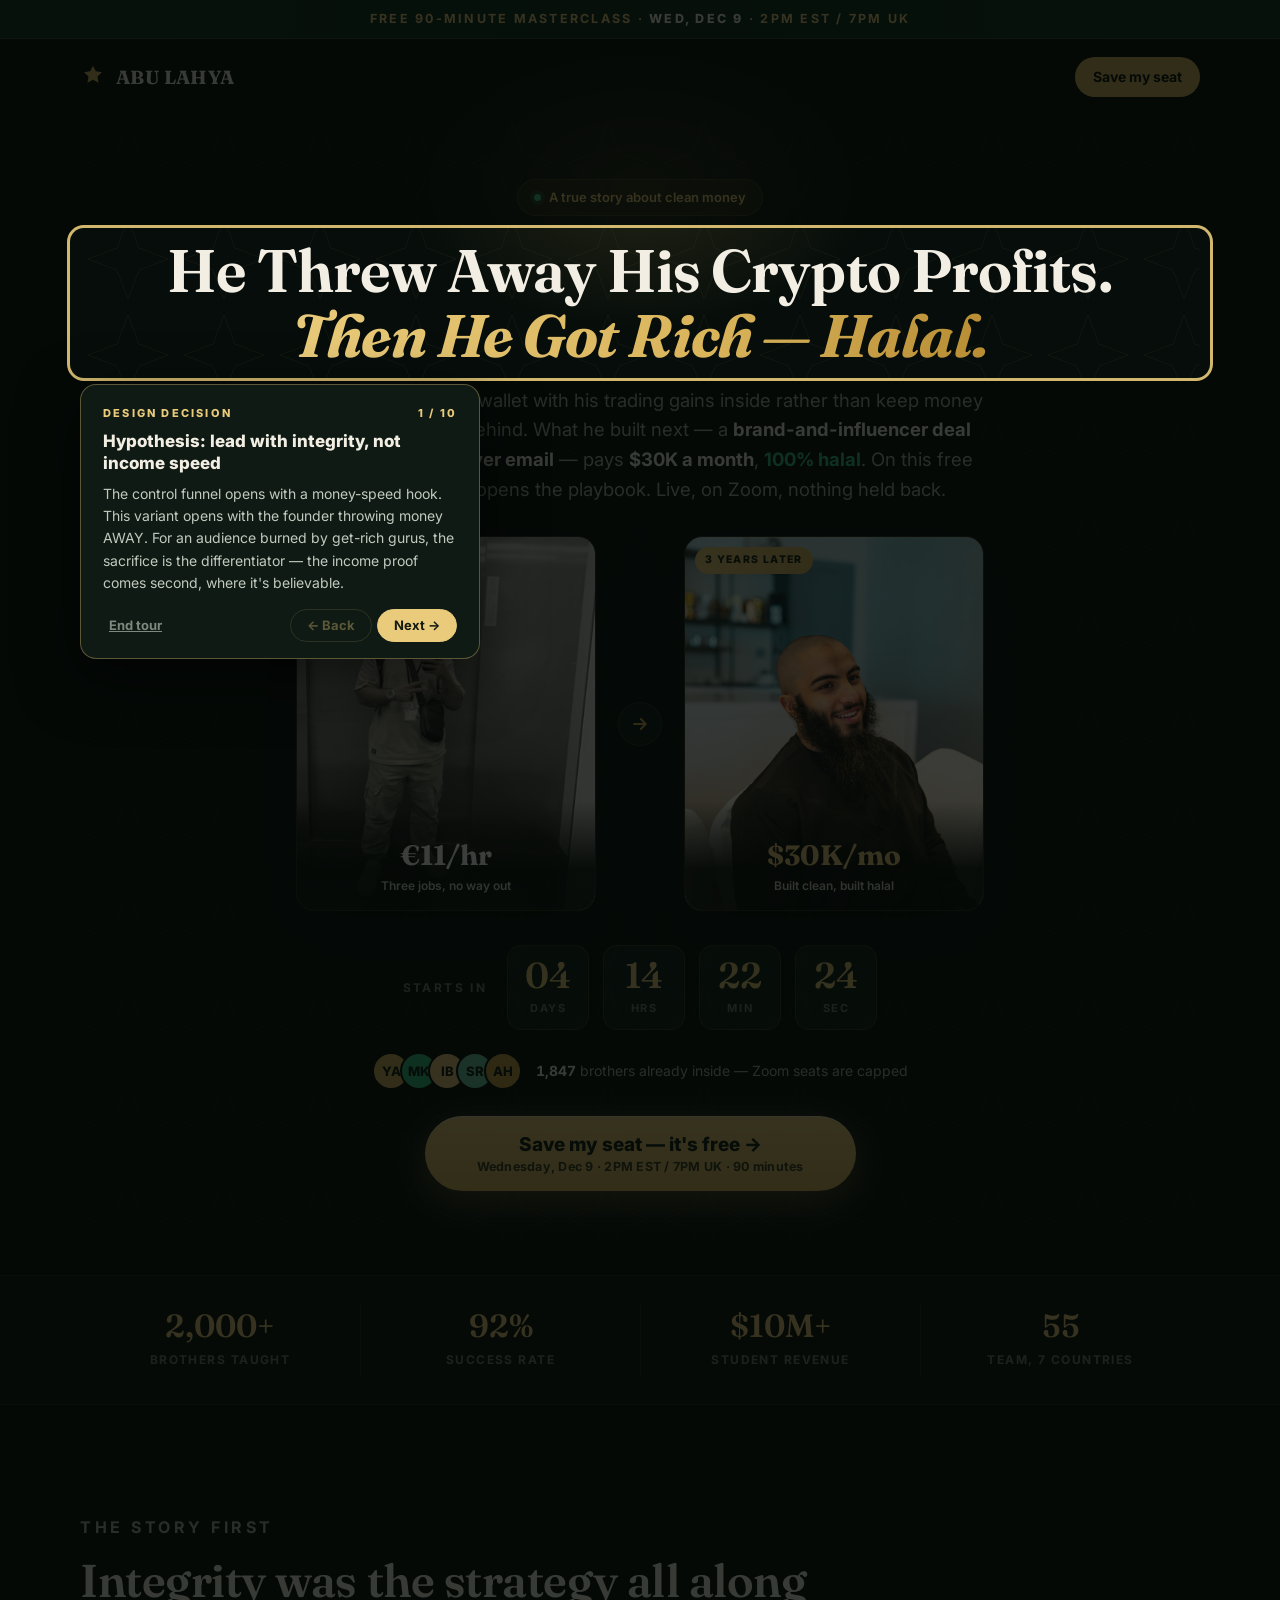
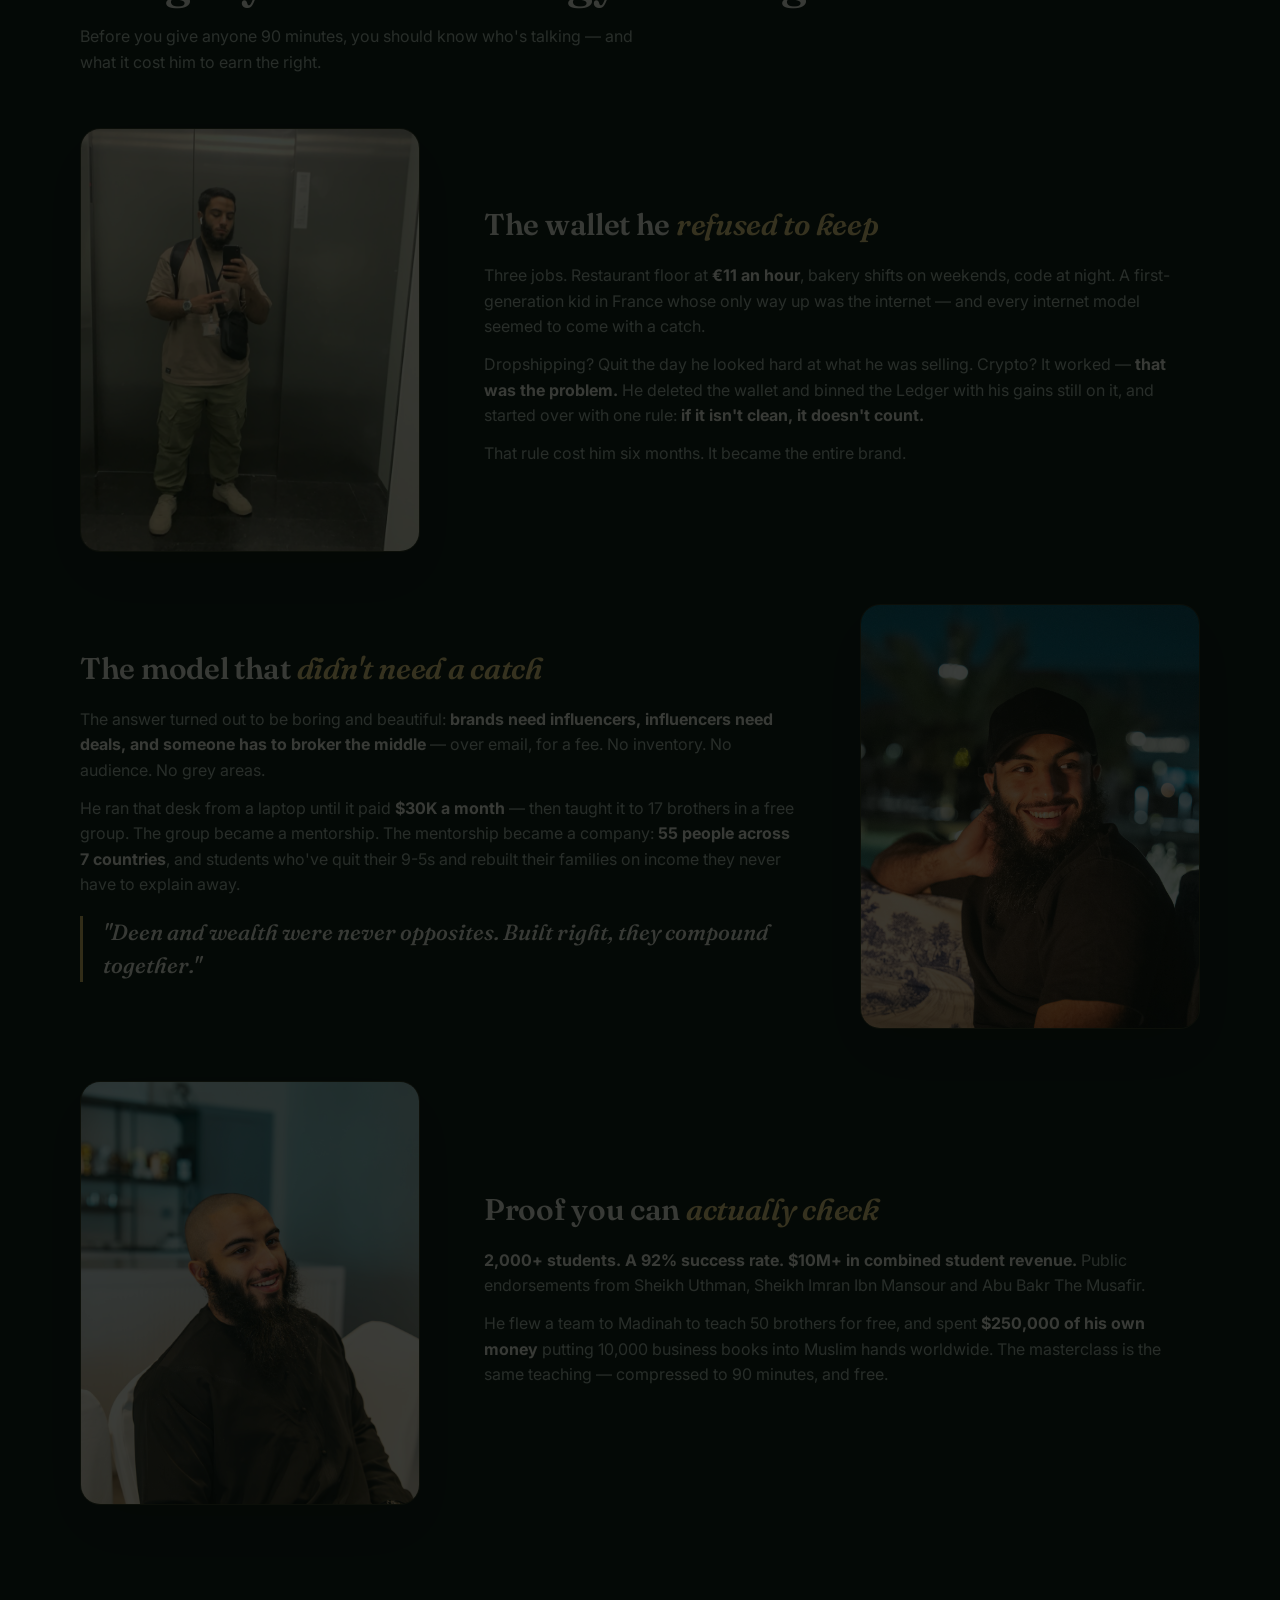
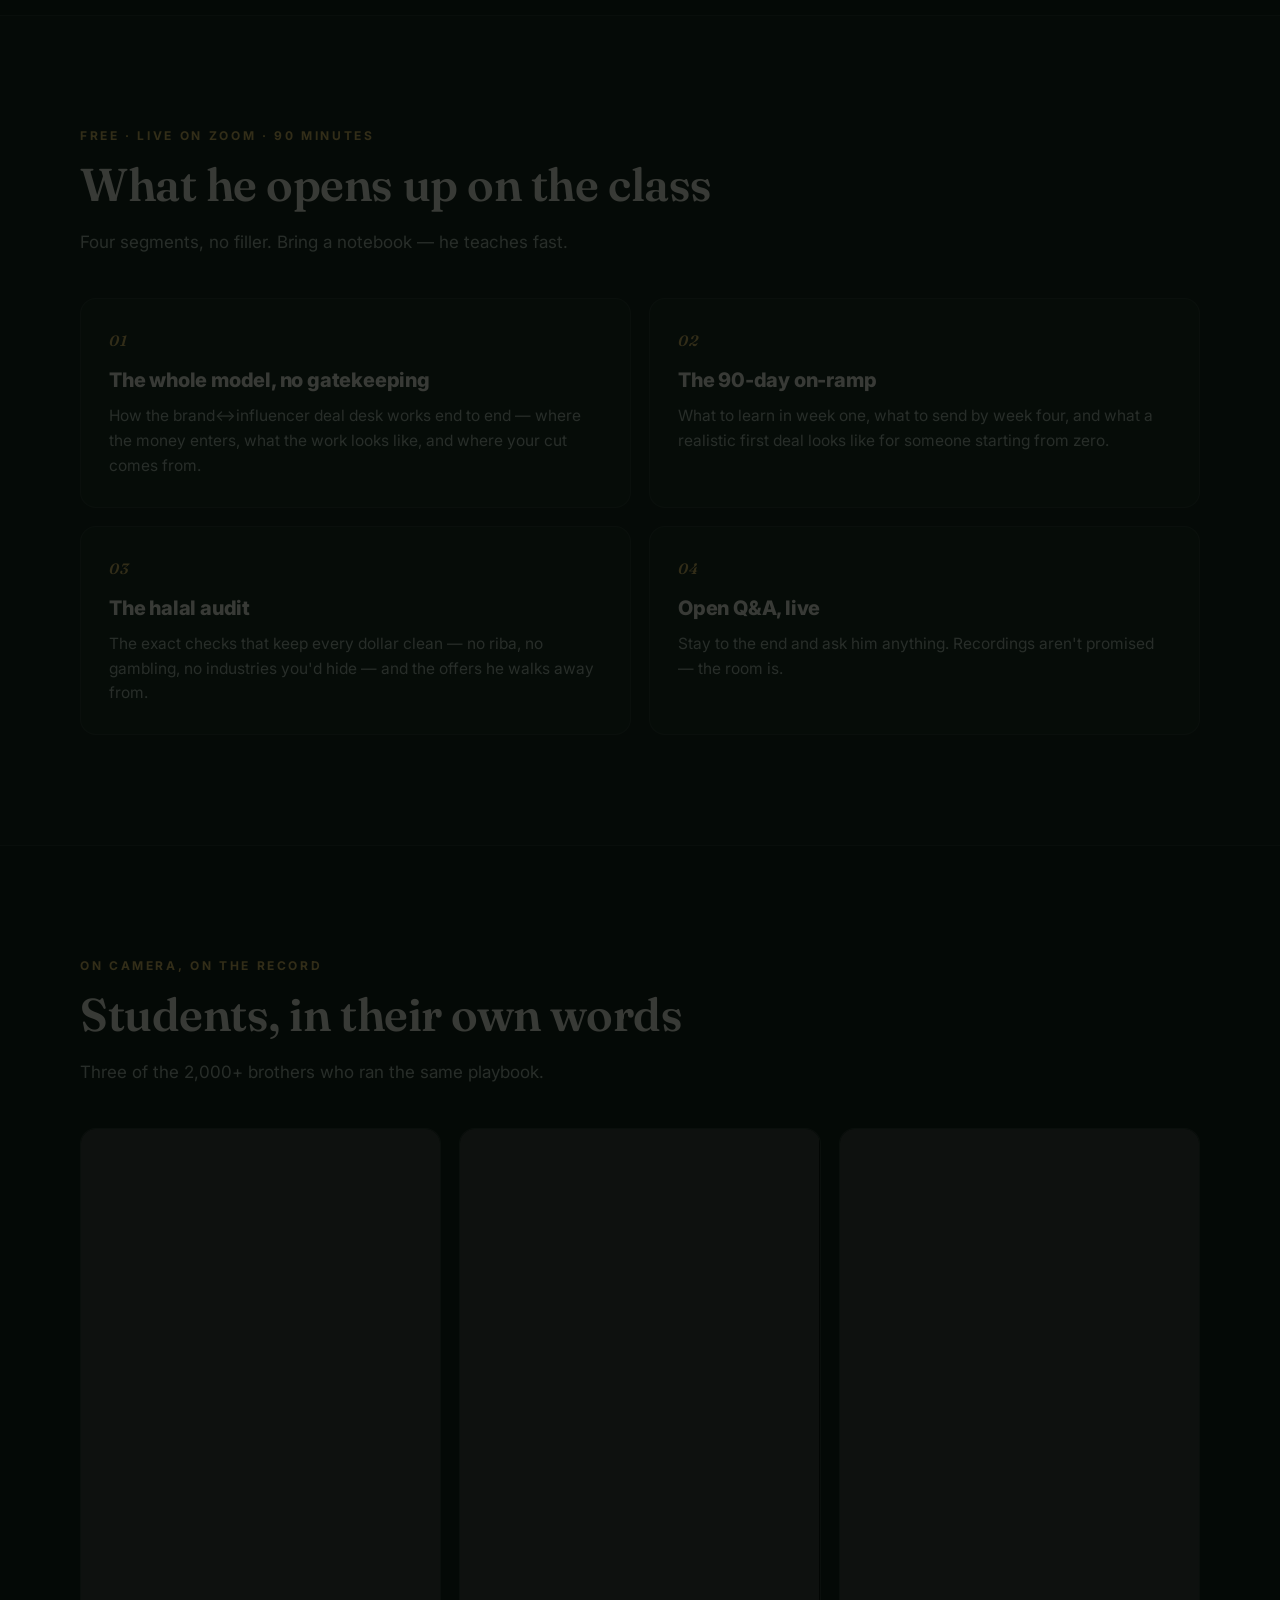
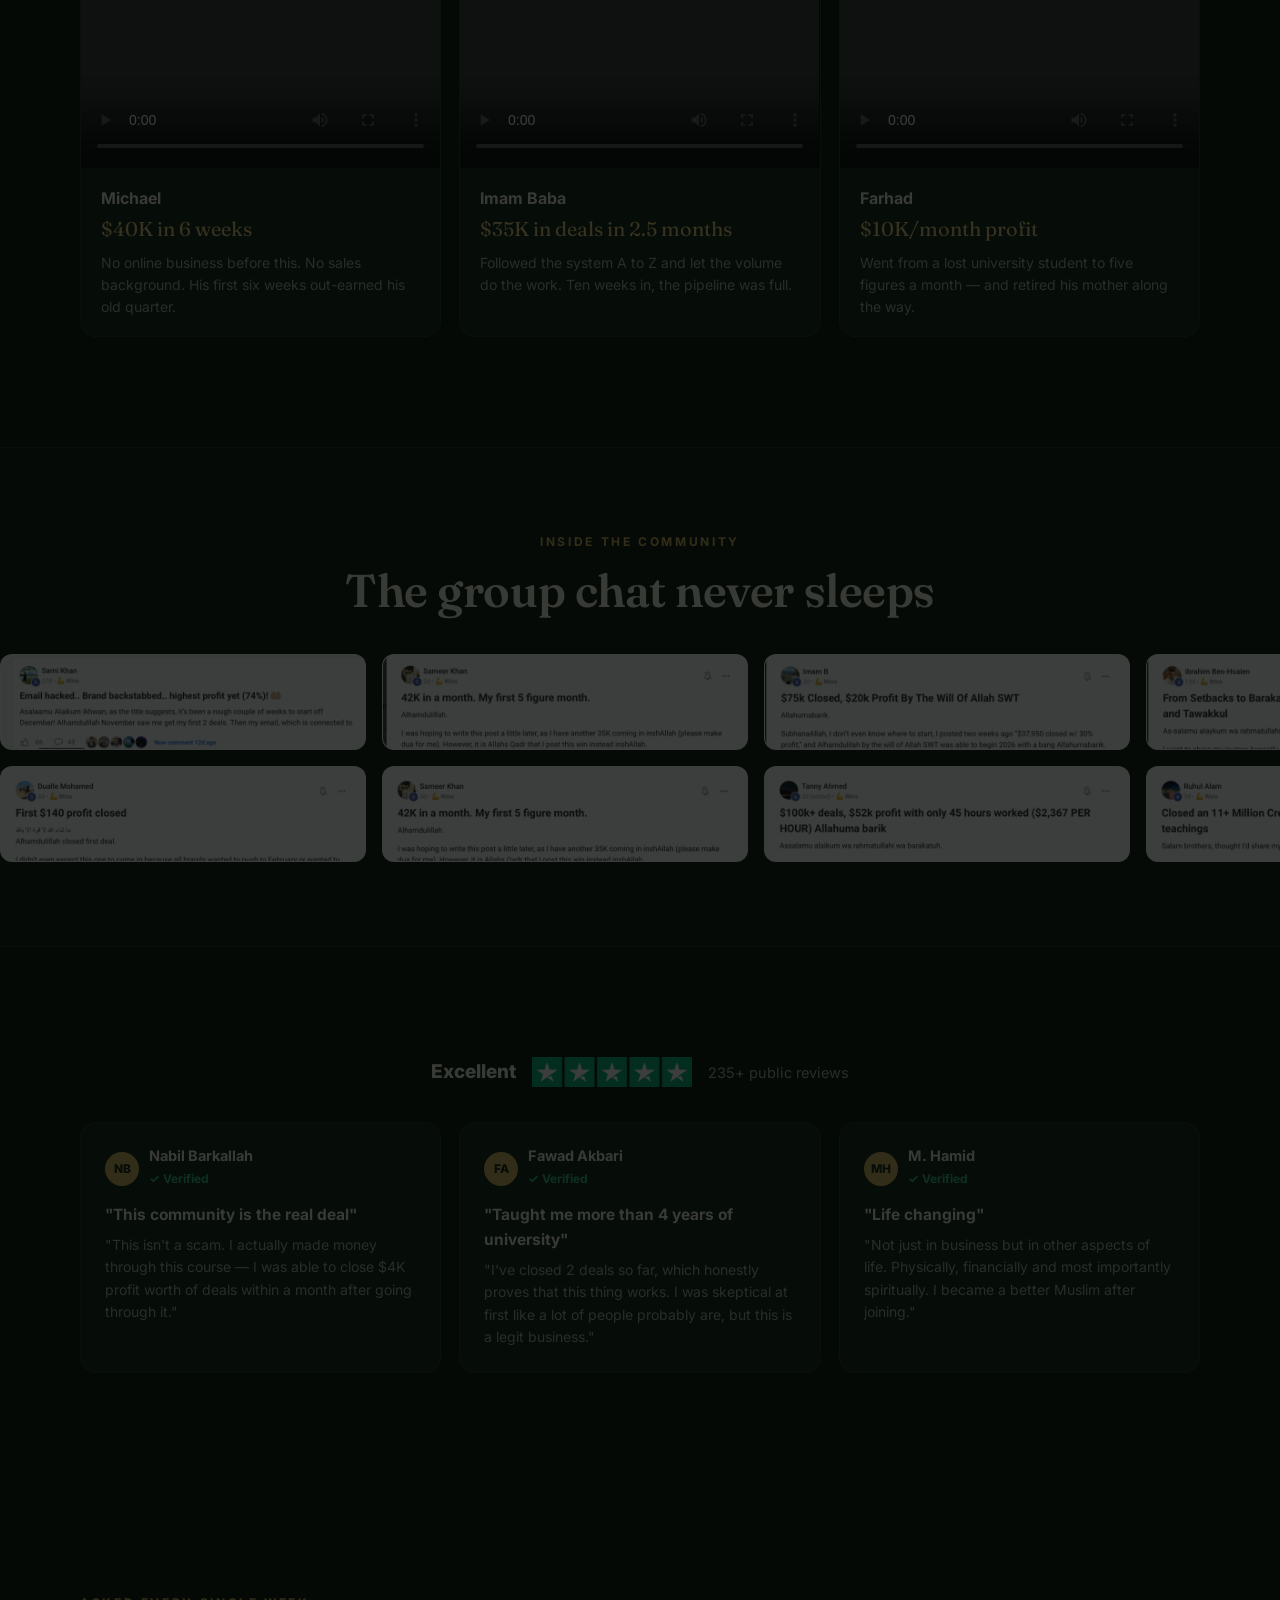
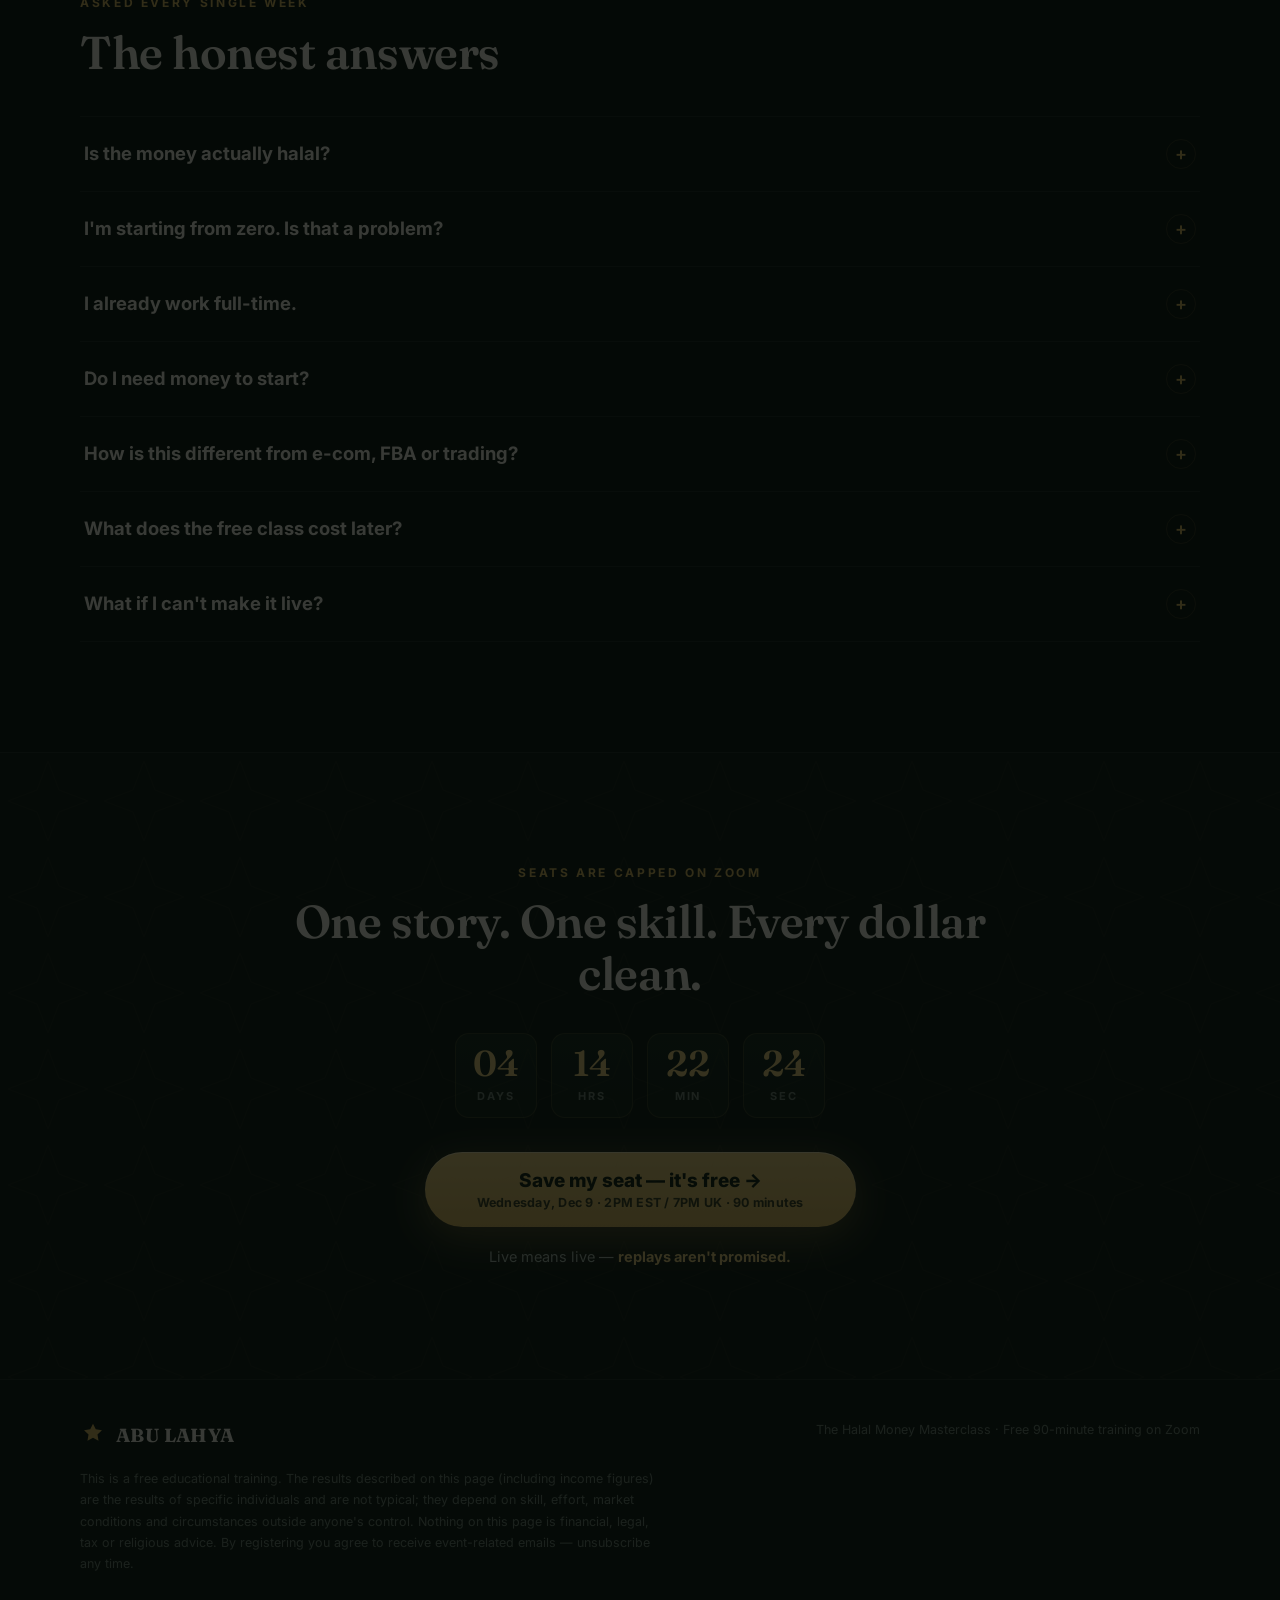
<file: site/landing-page/v2-premium/index.html>
<!doctype html>
<html lang="en">
<head>
<!--
  Variant 02 — "Premium / Story-first" (original build, original copy)
  Same offer as the control funnel (free 90-min masterclass), different thesis:
  lead with the founder's integrity story instead of the income-speed hook.
  Structure: announce → story hero (+ photo before/after) → stats → founder
  chapters → agenda → student wins (video) → proof wall → reviews → FAQ →
  final CTA → footer → modal (in-page success; no live-funnel handoff in demo).
-->
<meta charset="utf-8">
<meta name="viewport" content="width=device-width, initial-scale=1">
<title>The Halal Money Masterclass — a true story about clean money</title>
<meta name="description" content="Free 90-minute live masterclass. The brand-and-influencer deal desk Abu Lahya built after walking away from haram profits — taught end to end, 100% halal.">

<meta property="og:type" content="website">
<meta property="og:title" content="He Threw Away His Crypto Profits. Then He Got Rich — Halal.">
<meta property="og:description" content="Free 90-minute live masterclass. The halal deal-desk model, taught end to end.">
<meta property="og:site_name" content="The Halal Money Masterclass">
<meta name="twitter:card" content="summary_large_image">
<meta name="theme-color" content="#060d0a">

<link rel="icon" href="data:image/svg+xml,%3Csvg xmlns='http://www.w3.org/2000/svg' viewBox='0 0 32 32'%3E%3Crect width='32' height='32' rx='7' fill='%23060d0a'/%3E%3Cpath d='M16 4l3.1 6.3 7 1-5 4.9 1.2 6.9L16 19.8l-6.3 3.3L11 16.2 6 11.3l7-1z' fill='%23d9b45b'/%3E%3C/svg%3E">
<link rel="preload" as="image" href="../assets/abu-founder.jpg">

<link rel="preconnect" href="https://fonts.googleapis.com">
<link rel="preconnect" href="https://fonts.gstatic.com" crossorigin>
<link href="https://fonts.googleapis.com/css2?family=Fraunces:ital,opsz,wght@0,9..144,400..900;1,9..144,400..900&family=Inter:wght@400;500;600;700;800&display=swap" rel="stylesheet">
<link rel="stylesheet" href="../shared/tour.css">

<style>
/* ---------- tokens ---------- */
:root{
  --bg:#060d0a; --bg-2:#0a130e; --panel:#0d1a13; --panel-2:#101f17;
  --ink:#f2eee3; --muted:#a7b3a8; --faint:#6f7d72;
  --gold:#d9b45b; --gold-2:#e9cb7b; --emerald:#2fbf83;
  --line:rgba(217,180,91,.16); --line-soft:rgba(242,238,227,.08);
  --radius:16px;
  --font-d:"Fraunces",Georgia,serif; --font-b:"Inter",-apple-system,"Segoe UI",sans-serif;
}
*,*::before,*::after{box-sizing:border-box;margin:0;padding:0}
html{scroll-behavior:smooth}
@media (prefers-reduced-motion:reduce){
  html{scroll-behavior:auto}
  *,*::before,*::after{animation:none!important;transition:none!important}
}
body{background:var(--bg);color:var(--ink);font-family:var(--font-b);font-size:17px;line-height:1.6;-webkit-font-smoothing:antialiased;overflow-x:hidden}
img,svg,video{display:block;max-width:100%}
a{color:inherit}
.wrap{width:min(1120px,100% - 40px);margin-inline:auto}
.eyebrow{font-size:12px;font-weight:700;letter-spacing:.22em;text-transform:uppercase;color:var(--gold)}
.section{padding:clamp(64px,9vw,110px) 0}
h2{font-family:var(--font-d);font-weight:600;font-size:clamp(30px,4.4vw,46px);line-height:1.12;letter-spacing:-.01em;margin:14px 0 18px}
.sub{color:var(--muted);max-width:58ch}
:focus-visible{outline:2px solid var(--gold);outline-offset:3px;border-radius:4px}

.pattern{position:relative}
.pattern::before{
  content:"";position:absolute;inset:0;pointer-events:none;opacity:.05;
  background-image:url("data:image/svg+xml,%3Csvg xmlns='http://www.w3.org/2000/svg' width='96' height='96' viewBox='0 0 96 96'%3E%3Cg fill='none' stroke='%23d9b45b' stroke-width='1'%3E%3Cpath d='M48 8l11 29 29 11-29 11-11 29-11-29-29-11 29-11z'/%3E%3C/g%3E%3C/svg%3E");
}

/* ---------- announce / header ---------- */
.announce{background:linear-gradient(90deg,#123423,#0d2a1b 50%,#123423);border-bottom:1px solid var(--line);text-align:center;padding:9px 16px;font-size:12.5px;font-weight:700;letter-spacing:.18em;text-transform:uppercase;color:var(--gold-2)}
.announce b{color:var(--ink);font-weight:800}
header.top{display:flex;align-items:center;justify-content:space-between;padding:18px 0}
.wordmark{font-family:var(--font-d);font-weight:700;font-size:19px;letter-spacing:.02em;display:flex;align-items:center;gap:10px;text-decoration:none}
.wordmark svg{width:26px;height:26px}
.top .mini-cta{font-size:14px;font-weight:700;text-decoration:none;color:var(--bg);background:var(--gold);padding:9px 18px;border-radius:999px;transition:transform .15s ease,box-shadow .15s ease}
.top .mini-cta:hover{transform:translateY(-1px);box-shadow:0 6px 24px rgba(217,180,91,.35)}

/* ---------- hero ---------- */
.hero{padding:clamp(36px,6vw,64px) 0 clamp(56px,7vw,84px);position:relative;text-align:center}
.hero::after{content:"";position:absolute;top:-12%;left:50%;transform:translateX(-50%);width:min(680px,80vw);height:420px;pointer-events:none;background:radial-gradient(closest-side,rgba(217,180,91,.13),transparent 70%)}
.badge{display:inline-flex;align-items:center;gap:8px;border:1px solid var(--line);border-radius:999px;background:rgba(217,180,91,.07);padding:7px 16px;font-size:13px;font-weight:600;color:var(--gold-2)}
.badge .dot{width:7px;height:7px;border-radius:50%;background:var(--emerald);box-shadow:0 0 0 4px rgba(47,191,131,.15)}
h1{font-family:var(--font-d);font-weight:640;font-size:clamp(34px,5.2vw,60px);line-height:1.08;letter-spacing:-.015em;margin:22px auto 18px;max-width:20em;position:relative;z-index:1}
h1 .l1{display:block}
h1 .flame{font-style:italic;font-weight:700;background:linear-gradient(100deg,var(--gold-2),var(--gold) 60%,#b78c33);-webkit-background-clip:text;background-clip:text;color:transparent}
.hero .lede{color:var(--muted);max-width:58ch;margin:0 auto 32px;font-size:clamp(16px,1.9vw,18.5px)}
.hero .lede strong{color:var(--ink);font-weight:700}
.hero .lede .halal{color:var(--emerald);font-weight:700}

/* before/after photo cards (visual transformation proof) */
.ba{display:flex;justify-content:center;align-items:center;gap:clamp(12px,2.5vw,22px);margin:0 0 34px}
.ba .bcard{position:relative;width:clamp(140px,26vw,300px);aspect-ratio:4/5;border-radius:18px;overflow:hidden;border:1px solid var(--line);box-shadow:0 20px 60px rgba(0,0,0,.45)}
.ba .bcard img{width:100%;height:100%;object-fit:cover}
.ba .bcard.before img{filter:saturate(.35) contrast(.95)}
.ba .tag{position:absolute;top:10px;left:10px;z-index:2;font-size:10.5px;font-weight:800;letter-spacing:.13em;text-transform:uppercase;padding:5px 10px;border-radius:999px;background:rgba(6,13,10,.82);color:var(--muted);border:1px solid var(--line-soft)}
.ba .bcard.after .tag{background:linear-gradient(90deg,var(--gold-2),var(--gold));color:#0d1a0f;border:none}
.ba .cap{position:absolute;inset:auto 0 0 0;padding:38px 10px 12px;background:linear-gradient(180deg,transparent,rgba(4,9,6,.9) 62%);text-align:center}
.ba .cap b{display:block;font-family:var(--font-d);font-size:clamp(19px,2.6vw,28px);color:#fff;line-height:1.15}
.ba .bcard.after .cap b{color:var(--gold-2)}
.ba .cap span{font-size:12px;color:rgba(242,238,227,.85);font-weight:600}
.ba .b-arrow{flex:none;display:grid;place-items:center;width:44px;height:44px;border-radius:50%;border:1px solid var(--line);background:var(--panel);color:var(--gold)}
.ba .b-arrow svg{width:20px;height:20px}

.count{display:flex;justify-content:center;gap:clamp(8px,1.4vw,14px);margin:0 0 22px}
.count .lbl{align-self:center;margin-right:6px;font-size:12px;letter-spacing:.2em;text-transform:uppercase;color:var(--faint);font-weight:700}
.cell{min-width:clamp(60px,7.5vw,82px);background:linear-gradient(180deg,var(--panel-2),var(--panel));border:1px solid var(--line);border-radius:14px;padding:11px 8px 9px;text-align:center}
.cell b{display:block;font-family:var(--font-d);font-weight:600;font-size:clamp(24px,3.6vw,36px);line-height:1;color:var(--gold-2);font-variant-numeric:tabular-nums}
.cell span{font-size:11px;letter-spacing:.16em;text-transform:uppercase;color:var(--faint);font-weight:700}

.social{display:flex;align-items:center;justify-content:center;gap:14px;margin:0 0 26px}
.avatars{display:flex}
.avatars .av{width:38px;height:38px;border-radius:50%;border:2px solid var(--bg);margin-left:-10px;display:grid;place-items:center;font-size:13px;font-weight:800;color:#0d1a0f}
.avatars .av:first-child{margin-left:0}
.social p{font-size:14px;color:var(--muted)}
.social p b{color:var(--ink);font-variant-numeric:tabular-nums}

.cta{display:inline-flex;align-items:center;justify-content:center;gap:10px;font-family:var(--font-b);font-weight:800;font-size:clamp(16px,2vw,19px);color:#0d1a0f;text-decoration:none;cursor:pointer;border:0;background:linear-gradient(180deg,var(--gold-2),var(--gold));padding:19px 40px;border-radius:999px;box-shadow:0 10px 40px rgba(217,180,91,.35),inset 0 1px 0 rgba(255,255,255,.4);transition:transform .15s ease,box-shadow .15s ease}
.cta:hover{transform:translateY(-2px);box-shadow:0 16px 52px rgba(217,180,91,.45),inset 0 1px 0 rgba(255,255,255,.4)}
.cta:active{transform:translateY(0)}
.cta .arrow{transition:transform .15s ease}
.cta:hover .arrow{transform:translateX(4px)}
.cta.big{flex-direction:column;gap:3px;padding:17px 52px}
.cta.big .s{font-size:12.5px;font-weight:700;opacity:.8;letter-spacing:.02em}

/* ---------- stats ---------- */
.stats{border-block:1px solid var(--line-soft);background:var(--bg-2)}
.stats .row{display:grid;grid-template-columns:repeat(4,1fr);padding:26px 0}
.stat{text-align:center;padding:6px 8px}
.stat b{display:block;font-family:var(--font-d);font-weight:600;font-size:clamp(22px,3.2vw,32px);color:var(--gold-2);line-height:1.15;font-variant-numeric:tabular-nums}
.stat span{font-size:12px;letter-spacing:.12em;text-transform:uppercase;color:var(--faint);font-weight:700}
.stat + .stat{border-left:1px solid var(--line-soft)}

/* ---------- founder story ---------- */
.founder .chapter{display:grid;grid-template-columns:340px 1fr;gap:clamp(26px,5vw,64px);align-items:center;margin-top:52px}
.founder .chapter.flip{grid-template-columns:1fr 340px}
.founder .chapter.flip .photo{order:2}
.founder .photo{border-radius:20px;overflow:hidden;border:1px solid var(--line);box-shadow:0 24px 60px rgba(0,0,0,.45)}
.founder .photo img{width:100%;aspect-ratio:4/5;object-fit:cover}
.founder h3{font-family:var(--font-d);font-weight:600;font-size:clamp(23px,2.8vw,30px);letter-spacing:-.01em;margin-bottom:14px}
.founder h3 em{font-style:italic;color:var(--gold-2)}
.founder p{color:var(--muted);margin-bottom:12px;font-size:16px}
.founder p b{color:var(--ink)}
.founder blockquote{font-family:var(--font-d);font-style:italic;font-weight:500;font-size:clamp(18px,2.2vw,22px);line-height:1.5;color:var(--ink);border-left:3px solid var(--gold);padding-left:20px;margin:18px 0 6px}

/* ---------- agenda ---------- */
.agenda{background:var(--bg-2);border-block:1px solid var(--line-soft)}
.agenda .grid{display:grid;grid-template-columns:1fr 1fr;gap:18px;margin-top:42px}
.acard{border:1px solid var(--line-soft);border-radius:var(--radius);background:var(--panel);padding:28px;transition:border-color .2s ease,transform .2s ease}
.acard:hover{border-color:var(--line);transform:translateY(-3px)}
.acard .num{font-family:var(--font-d);font-style:italic;font-weight:600;font-size:15px;color:var(--gold);letter-spacing:.06em}
.acard h3{font-size:20px;font-weight:800;margin:10px 0 8px;letter-spacing:-.01em}
.acard p{color:var(--muted);font-size:15.5px}

/* ---------- student wins (videos) ---------- */
.wins .grid{display:grid;grid-template-columns:repeat(3,1fr);gap:18px;margin-top:42px}
.wcard{border:1px solid var(--line-soft);border-radius:var(--radius);background:var(--panel);overflow:hidden}
.wcard video{width:100%;aspect-ratio:9/16;object-fit:cover;background:#000;cursor:pointer}
.wcard .cap{padding:18px 20px}
.wcard .cap b{display:block;font-size:16px}
.wcard .cap .amount{font-family:var(--font-d);font-size:20px;color:var(--gold-2);margin:2px 0 8px}
.wcard .cap p{font-size:14px;color:var(--muted);line-height:1.55}

/* ---------- proof wall ---------- */
.wall{padding:clamp(56px,7vw,84px) 0;overflow:hidden;background:var(--bg-2);border-block:1px solid var(--line-soft)}
.wall .head{text-align:center;margin-bottom:38px}
.marquee{display:flex;gap:16px;width:max-content;animation:scroll 60s linear infinite}
.marquee:hover{animation-play-state:paused}
.marquee + .marquee{margin-top:16px;animation-duration:75s;animation-direction:reverse}
.marquee img{width:366px;height:96px;max-width:none;object-fit:cover;object-position:left top;border-radius:12px;border:1px solid var(--line-soft);background:#fff}
@keyframes scroll{to{transform:translateX(-50%)}}
@media (prefers-reduced-motion:reduce){.marquee{flex-wrap:wrap;width:auto;animation:none}}

/* ---------- reviews ---------- */
.trust .head{display:flex;align-items:center;justify-content:center;gap:16px;flex-wrap:wrap;text-align:center}
.trust .head img{height:30px;width:auto}
.trust .head .lbl{font-weight:800;font-size:19px}
.trust .head .n{color:var(--muted);font-size:14.5px}
.trust .grid{display:grid;grid-template-columns:repeat(3,1fr);gap:18px;margin-top:34px}
.rcard{border:1px solid var(--line-soft);border-radius:var(--radius);background:var(--panel);padding:24px}
.rcard .who{display:flex;align-items:center;gap:10px;margin-bottom:12px}
.rcard .who .av{width:34px;height:34px;border-radius:50%;display:grid;place-items:center;font-weight:800;font-size:12px;color:#0d1a0f;background:var(--gold)}
.rcard .who b{font-size:14.5px;display:block;line-height:1.2}
.rcard .who span{font-size:12px;color:var(--emerald);font-weight:700}
.rcard h4{font-size:15.5px;margin-bottom:6px}
.rcard p{font-size:14px;color:var(--muted);line-height:1.6}

/* ---------- FAQ ---------- */
.faq .list{margin-top:38px;border-top:1px solid var(--line-soft)}
.faq details{border-bottom:1px solid var(--line-soft)}
.faq summary{cursor:pointer;list-style:none;display:flex;align-items:center;justify-content:space-between;gap:20px;padding:22px 4px;font-size:clamp(16px,2vw,18.5px);font-weight:700}
.faq summary::-webkit-details-marker{display:none}
.faq summary .plus{flex:none;width:30px;height:30px;border-radius:50%;border:1px solid var(--line);color:var(--gold);display:grid;place-items:center;font-weight:600;font-size:18px;transition:transform .2s ease}
.faq details[open] summary .plus{transform:rotate(45deg)}
.faq .a{padding:0 4px 24px;color:var(--muted);max-width:70ch}
.faq .a b{color:var(--ink)}

/* ---------- final ---------- */
.final{text-align:center;position:relative;background:var(--bg-2);border-top:1px solid var(--line-soft)}
.final h2{max-width:24ch;margin-inline:auto}
.final .count{justify-content:center;margin:34px 0}
.final .urgency{margin-top:18px;font-size:14.5px;color:var(--muted)}
.final .urgency b{color:var(--gold-2)}

/* ---------- footer ---------- */
footer{border-top:1px solid var(--line-soft);background:var(--bg-2);padding:40px 0 52px}
footer .cols{display:flex;justify-content:space-between;gap:24px;align-items:flex-start;flex-wrap:wrap}
footer .disclaimer{font-size:12.5px;color:var(--faint);max-width:72ch;line-height:1.7;margin-top:18px}
footer .fine{font-size:12.5px;color:var(--faint)}

/* ---------- sticky CTA ---------- */
.sticky-cta{position:fixed;left:0;right:0;bottom:0;z-index:60;display:none;align-items:center;justify-content:space-between;gap:14px;padding:12px 16px calc(12px + env(safe-area-inset-bottom));background:rgba(6,13,10,.92);backdrop-filter:blur(12px);border-top:1px solid var(--line);transform:translateY(110%);transition:transform .25s ease}
.sticky-cta.show{transform:translateY(0)}
.sticky-cta .t{font-size:12.5px;color:var(--muted);line-height:1.35}
.sticky-cta .t b{color:var(--gold-2);font-variant-numeric:tabular-nums}
.sticky-cta .cta{padding:13px 22px;font-size:15px;flex:none}

/* ---------- modal ---------- */
.overlay{position:fixed;inset:0;z-index:100;display:grid;place-items:center;padding:20px;background:rgba(3,7,5,.78);backdrop-filter:blur(6px);opacity:0;pointer-events:none;transition:opacity .2s ease}
.overlay.open{opacity:1;pointer-events:auto}
.modal{width:min(480px,100%);max-height:calc(100vh - 40px);overflow:auto;background:linear-gradient(180deg,#12241a,var(--panel));border:1px solid var(--line);border-radius:22px;padding:34px 30px 30px;position:relative;transform:translateY(14px) scale(.98);transition:transform .2s ease}
.overlay.open .modal{transform:none}
.modal .close{position:absolute;top:14px;right:14px;width:36px;height:36px;border-radius:50%;border:1px solid var(--line-soft);background:none;color:var(--muted);font-size:20px;cursor:pointer;line-height:1}
.modal .close:hover{color:var(--ink);border-color:var(--line)}
.modal .badges{display:flex;justify-content:center;gap:8px;flex-wrap:wrap;margin-bottom:18px}
.modal .badges span{font-size:12px;font-weight:700;color:var(--gold-2);border:1px solid var(--line);border-radius:999px;padding:6px 12px;background:rgba(217,180,91,.06)}
.modal h3{font-family:var(--font-d);font-weight:600;font-size:28px;text-align:center;letter-spacing:-.01em}
.modal .note{font-size:14px;color:var(--muted);text-align:center;margin:10px 0 22px}
.modal .note b{color:var(--gold-2)}
.field{margin-bottom:14px}
.field label{display:block;font-size:13px;font-weight:700;color:var(--muted);margin-bottom:6px}
.field input{width:100%;padding:14px 16px;font-size:16px;color:var(--ink);background:rgba(6,13,10,.6);border:1px solid var(--line-soft);border-radius:12px;font-family:var(--font-b);transition:border-color .15s ease}
.field input:focus{outline:none;border-color:var(--gold)}
.field input.err{border-color:#e0685f}
.field .fielderr{display:none;font-size:12.5px;color:#e0885f;margin-top:5px}
.field.show-err .fielderr{display:block}
.modal .cta{width:100%;margin-top:8px}
.modal .tiny{margin-top:14px;font-size:12px;color:var(--faint);text-align:center}
.modal .success{display:none;text-align:center;padding:26px 0 10px}
.modal.done form,.modal.done .note,.modal.done .badges,.modal.done h3{display:none}
.modal.done .success{display:block}
.success .check{width:64px;height:64px;margin:0 auto 18px;border-radius:50%;background:rgba(47,191,131,.12);border:1px solid rgba(47,191,131,.4);display:grid;place-items:center;color:var(--emerald)}
.success h3{display:block!important;margin-bottom:10px}
.success p{color:var(--muted);font-size:15px;max-width:36ch;margin:0 auto}
.success p b{color:var(--ink)}

/* ---------- reveal ---------- */
.reveal{opacity:0;transform:translateY(22px);transition:opacity .6s ease,transform .6s ease}
.reveal.in{opacity:1;transform:none}

/* ---------- responsive ---------- */
@media (max-width:960px){
  .founder .chapter,.founder .chapter.flip{grid-template-columns:1fr}
  .founder .chapter.flip .photo{order:0}
  .founder .photo{max-width:380px;margin-inline:auto}
  .wins .grid,.trust .grid{grid-template-columns:1fr}
  .agenda .grid{grid-template-columns:1fr}
  .stats .row{grid-template-columns:1fr 1fr;row-gap:18px}
  .stat:nth-child(3){border-left:none}
  .sticky-cta{display:flex}
}
@media (max-width:520px){
  body{font-size:16px}
  .count .lbl{display:none}
  .top .mini-cta{display:none}
  .announce{font-size:10.5px;letter-spacing:.14em}
  .ba .b-arrow{width:34px;height:34px}
}
</style>
</head>
<body>

<div class="announce">Free 90-Minute Masterclass · <b data-date-short>Wednesday</b> · 2PM EST / 7PM UK</div>

<header class="top wrap">
  <a class="wordmark" href="#" aria-label="Abu Lahya — home">
    <svg viewBox="0 0 32 32" aria-hidden="true"><path d="M16 2l3.4 7 7.6 1.1-5.5 5.4 1.3 7.6L16 19.5l-6.8 3.6 1.3-7.6L5 10.1 12.6 9z" fill="#d9b45b"/></svg>
    ABU LAHYA
  </a>
  <a class="mini-cta" href="#register" data-open-modal>Save my seat</a>
</header>

<main>
<!-- hero -->
<section class="hero pattern wrap" id="s-hero">
  <span class="badge" id="s-badge"><span class="dot" aria-hidden="true"></span>A true story about clean money</span>
  <h1 id="s-headline"><span class="l1">He Threw Away His Crypto Profits.</span> <span class="flame">Then He Got Rich — Halal.</span></h1>
  <p class="lede">
    Abu Lahya deleted a wallet with his trading gains inside rather than keep money he couldn't
    stand behind. What he built next — a <strong>brand-and-influencer deal desk run entirely over
    email</strong> — pays <strong>$30K a month</strong>, <span class="halal">100% halal</span>.
    On this free masterclass, he opens the playbook. Live, on Zoom, nothing held back.
  </p>

  <div class="ba" id="s-ba">
    <figure class="bcard before">
      <span class="tag">Before</span>
      <img src="../assets/abu-early-days.jpg" alt="Abu Lahya during his three-jobs years" width="800" height="1000">
      <figcaption class="cap"><b>€11/hr</b><span>Three jobs, no way out</span></figcaption>
    </figure>
    <div class="b-arrow" aria-hidden="true">
      <svg viewBox="0 0 24 24" fill="none" stroke="currentColor" stroke-width="2.2" stroke-linecap="round" stroke-linejoin="round"><path d="M5 12h14M13 6l6 6-6 6"/></svg>
    </div>
    <figure class="bcard after">
      <span class="tag">3 years later</span>
      <img src="../assets/abu-founder.jpg" alt="Abu Lahya today" width="800" height="1000">
      <figcaption class="cap"><b>$30K/mo</b><span>Built clean, built halal</span></figcaption>
    </figure>
  </div>

  <div class="count" id="s-count" role="timer" aria-label="Time until the masterclass starts">
    <span class="lbl">Starts in</span>
    <div class="cell"><b data-t="d">00</b><span>days</span></div>
    <div class="cell"><b data-t="h">00</b><span>hrs</span></div>
    <div class="cell"><b data-t="m">00</b><span>min</span></div>
    <div class="cell"><b data-t="s">00</b><span>sec</span></div>
  </div>

  <div class="social" id="s-social">
    <div class="avatars" aria-hidden="true">
      <span class="av" style="background:#d9b45b">YA</span>
      <span class="av" style="background:#2fbf83">MK</span>
      <span class="av" style="background:#e9cb7b">IB</span>
      <span class="av" style="background:#68c9a0">SR</span>
      <span class="av" style="background:#c8a04b">AH</span>
    </div>
    <p><b data-counter="1847">1,847</b> brothers already inside — Zoom seats are capped</p>
  </div>

  <button class="cta big" id="s-cta" data-open-modal>
    <span>Save my seat — it's free <span class="arrow">→</span></span>
    <span class="s"><span data-date-long>Wednesday</span> · 2PM EST / 7PM UK · 90 minutes</span>
  </button>
</section>

<!-- stats -->
<section class="stats" id="s-stats">
  <div class="wrap row">
    <div class="stat reveal"><b>2,000+</b><span>Brothers taught</span></div>
    <div class="stat reveal"><b>92%</b><span>Success rate</span></div>
    <div class="stat reveal"><b>$10M+</b><span>Student revenue</span></div>
    <div class="stat reveal"><b>55</b><span>Team, 7 countries</span></div>
  </div>
</section>

<!-- founder story (the spine of this variant) -->
<section class="section founder wrap" id="s-founder">
  <p class="eyebrow reveal">The story first</p>
  <h2 class="reveal">Integrity was the strategy all along</h2>
  <p class="sub reveal">Before you give anyone 90 minutes, you should know who's talking — and what it cost him to earn the right.</p>

  <div class="chapter reveal">
    <div class="photo"><img src="../assets/abu-early-days.jpg" alt="Abu Lahya during his 9-5 years" loading="lazy"></div>
    <div>
      <h3>The wallet he <em>refused to keep</em></h3>
      <p>Three jobs. Restaurant floor at <b>€11 an hour</b>, bakery shifts on weekends, code at night. A first-generation kid in France whose only way up was the internet — and every internet model seemed to come with a catch.</p>
      <p>Dropshipping? Quit the day he looked hard at what he was selling. Crypto? It worked — <b>that was the problem.</b> He deleted the wallet and binned the Ledger with his gains still on it, and started over with one rule: <b>if it isn't clean, it doesn't count.</b></p>
      <p>That rule cost him six months. It became the entire brand.</p>
    </div>
  </div>

  <div class="chapter flip reveal">
    <div class="photo"><img src="../assets/abu-journey.jpg" alt="Abu Lahya" loading="lazy"></div>
    <div>
      <h3>The model that <em>didn't need a catch</em></h3>
      <p>The answer turned out to be boring and beautiful: <b>brands need influencers, influencers need deals, and someone has to broker the middle</b> — over email, for a fee. No inventory. No audience. No grey areas.</p>
      <p>He ran that desk from a laptop until it paid <b>$30K a month</b> — then taught it to 17 brothers in a free group. The group became a mentorship. The mentorship became a company: <b>55 people across 7 countries</b>, and students who've quit their 9-5s and rebuilt their families on income they never have to explain away.</p>
      <blockquote>"Deen and wealth were never opposites. Built right, they compound together."</blockquote>
    </div>
  </div>

  <div class="chapter reveal">
    <div class="photo"><img src="../assets/abu-founder.jpg" alt="Abu Lahya today" loading="lazy"></div>
    <div>
      <h3>Proof you can <em>actually check</em></h3>
      <p><b>2,000+ students. A 92% success rate. $10M+ in combined student revenue.</b> Public endorsements from Sheikh Uthman, Sheikh Imran Ibn Mansour and Abu Bakr The Musafir.</p>
      <p>He flew a team to Madinah to teach 50 brothers for free, and spent <b>$250,000 of his own money</b> putting 10,000 business books into Muslim hands worldwide. The masterclass is the same teaching — compressed to 90 minutes, and free.</p>
    </div>
  </div>
</section>

<!-- agenda -->
<section class="section agenda" id="s-agenda">
  <div class="wrap">
    <p class="eyebrow reveal">Free · Live on Zoom · 90 minutes</p>
    <h2 class="reveal">What he opens up on the class</h2>
    <p class="sub reveal">Four segments, no filler. Bring a notebook — he teaches fast.</p>
    <div class="grid">
      <article class="acard reveal">
        <span class="num">01</span>
        <h3>The whole model, no gatekeeping</h3>
        <p>How the brand↔influencer deal desk works end to end — where the money enters, what the work looks like, and where your cut comes from.</p>
      </article>
      <article class="acard reveal">
        <span class="num">02</span>
        <h3>The 90-day on-ramp</h3>
        <p>What to learn in week one, what to send by week four, and what a realistic first deal looks like for someone starting from zero.</p>
      </article>
      <article class="acard reveal">
        <span class="num">03</span>
        <h3>The halal audit</h3>
        <p>The exact checks that keep every dollar clean — no riba, no gambling, no industries you'd hide — and the offers he walks away from.</p>
      </article>
      <article class="acard reveal">
        <span class="num">04</span>
        <h3>Open Q&amp;A, live</h3>
        <p>Stay to the end and ask him anything. Recordings aren't promised — the room is.</p>
      </article>
    </div>
  </div>
</section>

<!-- student wins: videos -->
<section class="section wins wrap" id="s-wins">
  <p class="eyebrow reveal">On camera, on the record</p>
  <h2 class="reveal">Students, in their own words</h2>
  <p class="sub reveal">Three of the 2,000+ brothers who ran the same playbook.</p>
  <div class="grid">
    <article class="wcard reveal">
      <video src="../assets/videos/michael.mp4" preload="metadata" controls playsinline></video>
      <div class="cap">
        <b>Michael</b>
        <p class="amount">$40K in 6 weeks</p>
        <p>No online business before this. No sales background. His first six weeks out-earned his old quarter.</p>
      </div>
    </article>
    <article class="wcard reveal">
      <video src="../assets/videos/imam-baba.mp4" preload="metadata" controls playsinline></video>
      <div class="cap">
        <b>Imam Baba</b>
        <p class="amount">$35K in deals in 2.5 months</p>
        <p>Followed the system A to Z and let the volume do the work. Ten weeks in, the pipeline was full.</p>
      </div>
    </article>
    <article class="wcard reveal">
      <video src="../assets/videos/farhad.mp4" preload="metadata" controls playsinline></video>
      <div class="cap">
        <b>Farhad</b>
        <p class="amount">$10K/month profit</p>
        <p>Went from a lost university student to five figures a month — and retired his mother along the way.</p>
      </div>
    </article>
  </div>
</section>

<!-- proof wall -->
<section class="wall" id="s-wall">
  <div class="head wrap">
    <p class="eyebrow reveal">Inside the community</p>
    <h2 class="reveal">The group chat never sleeps</h2>
  </div>
  <div class="marquee" data-marquee>
    <img src="../assets/wins/win-01.png" alt="Student win screenshot" loading="lazy">
    <img src="../assets/wins/win-02.png" alt="Student win screenshot" loading="lazy">
    <img src="../assets/wins/win-03.png" alt="Student win screenshot" loading="lazy">
    <img src="../assets/wins/win-04.png" alt="Student win screenshot" loading="lazy">
    <img src="../assets/wins/win-05.png" alt="Student win screenshot" loading="lazy">
    <img src="../assets/wins/win-06.png" alt="Student win screenshot" loading="lazy">
    <img src="../assets/wins/win-07.png" alt="Student win screenshot" loading="lazy">
    <img src="../assets/wins/win-08.png" alt="Student win screenshot" loading="lazy">
    <img src="../assets/wins/win-09.png" alt="Student win screenshot" loading="lazy">
  </div>
  <div class="marquee" data-marquee>
    <img src="../assets/wins/win-10.png" alt="Student win screenshot" loading="lazy">
    <img src="../assets/wins/win-11.png" alt="Student win screenshot" loading="lazy">
    <img src="../assets/wins/win-12.png" alt="Student win screenshot" loading="lazy">
    <img src="../assets/wins/win-13.png" alt="Student win screenshot" loading="lazy">
    <img src="../assets/wins/win-14.png" alt="Student win screenshot" loading="lazy">
    <img src="../assets/wins/win-15.png" alt="Student win screenshot" loading="lazy">
    <img src="../assets/wins/win-16.png" alt="Student win screenshot" loading="lazy">
    <img src="../assets/wins/win-17.png" alt="Student win screenshot" loading="lazy">
    <img src="../assets/wins/win-18.png" alt="Student win screenshot" loading="lazy">
  </div>
</section>

<!-- reviews -->
<section class="section trust" id="s-trust">
  <div class="wrap">
    <div class="head reveal">
      <span class="lbl">Excellent</span>
      <img src="../assets/stars-5.png" alt="Five star rating">
      <span class="n">235+ public reviews</span>
    </div>
    <div class="grid">
      <article class="rcard reveal">
        <div class="who"><span class="av">NB</span><div><b>Nabil Barkallah</b><span>✓ Verified</span></div></div>
        <h4>"This community is the real deal"</h4>
        <p>"This isn't a scam. I actually made money through this course — I was able to close $4K profit worth of deals within a month after going through it."</p>
      </article>
      <article class="rcard reveal">
        <div class="who"><span class="av">FA</span><div><b>Fawad Akbari</b><span>✓ Verified</span></div></div>
        <h4>"Taught me more than 4 years of university"</h4>
        <p>"I've closed 2 deals so far, which honestly proves that this thing works. I was skeptical at first like a lot of people probably are, but this is a legit business."</p>
      </article>
      <article class="rcard reveal">
        <div class="who"><span class="av">MH</span><div><b>M. Hamid</b><span>✓ Verified</span></div></div>
        <h4>"Life changing"</h4>
        <p>"Not just in business but in other aspects of life. Physically, financially and most importantly spiritually. I became a better Muslim after joining."</p>
      </article>
    </div>
  </div>
</section>

<!-- FAQ -->
<section class="section faq wrap" id="s-faq">
  <p class="eyebrow reveal">Asked every single week</p>
  <h2 class="reveal">The honest answers</h2>
  <div class="list reveal">
    <details>
      <summary>Is the money actually halal? <span class="plus">+</span></summary>
      <p class="a">Yes. The fee is payment for real brokerage work between brands and influencers. <b>No interest, no gambling, no products you'd have to hide.</b> The halal audit is the first thing taught on the class — and it's the reason this model exists at all.</p>
    </details>
    <details>
      <summary>I'm starting from zero. Is that a problem? <span class="plus">+</span></summary>
      <p class="a">The class assumes zero. <b>No audience, no capital, no tech background.</b> If you can write a clear email, the mechanics are learnable — the roadmap segment covers exactly what to learn first.</p>
    </details>
    <details>
      <summary>I already work full-time. <span class="plus">+</span></summary>
      <p class="a">So did most students when they started. The work stacks into evenings and weekends — <b>2–3 focused hours a day is the honest ask.</b> Nobody quits a paycheck on day one; the point is to make quitting optional.</p>
    </details>
    <details>
      <summary>Do I need money to start? <span class="plus">+</span></summary>
      <p class="a">No stock, no ads, no storefront. <b>A laptop and consistency.</b> This is a skill business, not a capital business.</p>
    </details>
    <details>
      <summary>How is this different from e-com, FBA or trading? <span class="plus">+</span></summary>
      <p class="a">There's nothing to buy, hold or gamble. <b>You're paid for work, not for exposure to risk.</b> A lot of students arrived here after one of those models — this is the one that stuck.</p>
    </details>
    <details>
      <summary>What does the free class cost later? <span class="plus">+</span></summary>
      <p class="a">Nothing. <b>The masterclass stands on its own.</b> A paid program exists for people who want implementation help — he mentions it once, at the end, and that's that.</p>
    </details>
    <details>
      <summary>What if I can't make it live? <span class="plus">+</span></summary>
      <p class="a">Come live. <b>Seats are capped, questions get answered in the room, and a replay is never promised.</b> If it matters, make the 90 minutes.</p>
    </details>
  </div>
</section>

<!-- final CTA -->
<section class="section final pattern" id="s-final">
  <div class="wrap">
    <p class="eyebrow reveal">Seats are capped on Zoom</p>
    <h2 class="reveal">One story. One skill. Every dollar clean.</h2>
    <div class="count reveal" aria-hidden="true">
      <div class="cell"><b data-t="d">00</b><span>days</span></div>
      <div class="cell"><b data-t="h">00</b><span>hrs</span></div>
      <div class="cell"><b data-t="m">00</b><span>min</span></div>
      <div class="cell"><b data-t="s">00</b><span>sec</span></div>
    </div>
    <button class="cta big reveal" data-open-modal>
      <span>Save my seat — it's free <span class="arrow">→</span></span>
      <span class="s"><span data-date-long>Wednesday</span> · 2PM EST / 7PM UK · 90 minutes</span>
    </button>
    <p class="urgency reveal">Live means live — <b>replays aren't promised.</b></p>
  </div>
</section>
</main>

<footer id="s-footer">
  <div class="wrap">
    <div class="cols">
      <a class="wordmark" href="#" aria-label="Abu Lahya — home">
        <svg viewBox="0 0 32 32" aria-hidden="true"><path d="M16 2l3.4 7 7.6 1.1-5.5 5.4 1.3 7.6L16 19.5l-6.8 3.6 1.3-7.6L5 10.1 12.6 9z" fill="#d9b45b"/></svg>
        ABU LAHYA
      </a>
      <p class="fine">The Halal Money Masterclass · Free 90-minute training on Zoom</p>
    </div>
    <p class="disclaimer">
      This is a free educational training. The results described on this page (including income figures)
      are the results of specific individuals and are not typical; they depend on skill, effort, market
      conditions and circumstances outside anyone's control. Nothing on this page is financial, legal,
      tax or religious advice. By registering you agree to receive event-related emails — unsubscribe any time.
    </p>
  </div>
</footer>

<div class="sticky-cta" id="stickyCta" aria-hidden="true">
  <p class="t">Free masterclass starts in<br><b data-mini-count>--:--:--</b></p>
  <button class="cta" data-open-modal>Save my seat →</button>
</div>

<!-- registration modal -->
<div class="overlay" id="register" role="dialog" aria-modal="true" aria-labelledby="regTitle" hidden>
  <div class="modal" id="modalBox">
    <button class="close" data-close-modal aria-label="Close registration form">×</button>
    <div class="badges" aria-hidden="true">
      <span>Free</span><span>Live on Zoom</span><span>90 minutes</span>
    </div>
    <h3 id="regTitle">Reserve your seat</h3>
    <p class="note">Your Zoom link arrives by email; reminders land on WhatsApp.
      <b>Live means live</b> — replays aren't promised.</p>

    <form id="regForm" novalidate>
      <div class="field">
        <label for="f-name">First name</label>
        <input id="f-name" name="name" type="text" autocomplete="given-name" placeholder="Yusuf" required>
        <p class="fielderr">Please enter your name.</p>
      </div>
      <div class="field">
        <label for="f-email">Email</label>
        <input id="f-email" name="email" type="email" autocomplete="email" placeholder="you@email.com" required>
        <p class="fielderr">That email doesn't look right.</p>
      </div>
      <div class="field">
        <label for="f-phone">Phone (WhatsApp)</label>
        <input id="f-phone" name="phone" type="tel" autocomplete="tel" inputmode="tel" placeholder="+44 7…" required>
        <p class="fielderr">Please enter a valid number (with country code).</p>
      </div>
      <button class="cta" type="submit">Reserve my free seat <span class="arrow">→</span></button>
      <p class="tiny">No spam — just the link, the reminders, and the class.</p>
    </form>

    <div class="success">
      <div class="check" aria-hidden="true">
        <svg width="30" height="30" viewBox="0 0 24 24" fill="none" stroke="currentColor" stroke-width="2.4" stroke-linecap="round" stroke-linejoin="round"><path d="M20 6L9 17l-5-5"/></svg>
      </div>
      <h3>Your seat is reserved</h3>
      <p>The Zoom link is on its way to your inbox. Put <b data-date-long>Wednesday</b>, 2PM EST / 7PM UK in your calendar and <b>show up live</b> — replays aren't promised.</p>
    </div>
  </div>
</div>

<script>
(function(){
  "use strict";

  /* ---------- next event: Wednesday 18:00 UTC (2PM EST / 7PM UK) ---------- */
  function nextEvent(){
    var now = new Date();
    var d = new Date(Date.UTC(now.getUTCFullYear(), now.getUTCMonth(), now.getUTCDate(), 18, 0, 0));
    var WEDNESDAY = 3;
    var shift = (WEDNESDAY - d.getUTCDay() + 7) % 7;
    d.setUTCDate(d.getUTCDate() + shift);
    if (d <= now) d.setUTCDate(d.getUTCDate() + 7);
    return d;
  }
  var eventAt = nextEvent();

  var LONG = {weekday:"long", month:"short", day:"numeric"};
  var SHORT = {weekday:"short", month:"short", day:"numeric"};
  document.querySelectorAll("[data-date-long]").forEach(function(el){ el.textContent = eventAt.toLocaleDateString("en-US", LONG); });
  document.querySelectorAll("[data-date-short]").forEach(function(el){ el.textContent = eventAt.toLocaleDateString("en-US", SHORT); });

  var ld = document.createElement("script");
  ld.type = "application/ld+json";
  ld.textContent = JSON.stringify({
    "@context":"https://schema.org","@type":"Event",
    "name":"The Halal Money Masterclass",
    "description":"Free 90-minute live training on the halal brand-and-influencer deal desk model.",
    "startDate": eventAt.toISOString(),
    "eventAttendanceMode":"https://schema.org/OnlineEventAttendanceMode",
    "isAccessibleForFree": true,
    "location":{"@type":"VirtualLocation","url": location.href},
    "organizer":{"@type":"Person","name":"Abu Lahya"}
  });
  document.head.appendChild(ld);

  /* ---------- countdown ---------- */
  var pad = function(n){ return String(n).padStart(2,"0"); };
  var cells = { d: document.querySelectorAll('[data-t="d"]'), h: document.querySelectorAll('[data-t="h"]'),
                m: document.querySelectorAll('[data-t="m"]'), s: document.querySelectorAll('[data-t="s"]') };
  var mini = document.querySelector("[data-mini-count]");
  function tick(){
    var ms = eventAt - Date.now();
    if (ms < 0){ eventAt = nextEvent(); ms = eventAt - Date.now(); }
    var s = Math.floor(ms/1000);
    var v = { d: Math.floor(s/86400), h: Math.floor(s%86400/3600), m: Math.floor(s%3600/60), s: s%60 };
    for (var k in v) cells[k].forEach(function(el){ el.textContent = pad(v[k]); });
    if (mini) mini.textContent = v.d + "d " + pad(v.h) + ":" + pad(v.m) + ":" + pad(v.s);
  }
  tick(); setInterval(tick, 1000);

  /* ---------- marquee: duplicate content for seamless loop ---------- */
  document.querySelectorAll("[data-marquee]").forEach(function(m){ m.innerHTML += m.innerHTML; });

  /* ---------- scroll reveal ---------- */
  var reduced = window.matchMedia("(prefers-reduced-motion: reduce)").matches;
  if (reduced || !("IntersectionObserver" in window)){
    document.querySelectorAll(".reveal").forEach(function(el){ el.classList.add("in"); });
  } else {
    var io = new IntersectionObserver(function(entries){
      entries.forEach(function(e){ if (e.isIntersecting){ e.target.classList.add("in"); io.unobserve(e.target); } });
    }, {threshold:.12});
    document.querySelectorAll(".reveal").forEach(function(el){ io.observe(el); });
  }

  /* ---------- sticky mobile CTA ---------- */
  var sticky = document.getElementById("stickyCta");
  var hero = document.querySelector(".hero");
  if (sticky && hero && "IntersectionObserver" in window){
    new IntersectionObserver(function(entries){
      var out = !entries[0].isIntersecting;
      sticky.classList.toggle("show", out);
      sticky.setAttribute("aria-hidden", String(!out));
    }, {threshold:0}).observe(hero);
  }

  /* ---------- modal ---------- */
  var overlay = document.getElementById("register");
  var modal = document.getElementById("modalBox");
  var lastFocus = null;
  function openModal(){
    lastFocus = document.activeElement;
    overlay.hidden = false;
    requestAnimationFrame(function(){ overlay.classList.add("open"); });
    document.body.style.overflow = "hidden";
    var first = modal.querySelector("input");
    if (first) setTimeout(function(){ first.focus(); }, 120);
  }
  function closeModal(){
    overlay.classList.remove("open");
    document.body.style.overflow = "";
    setTimeout(function(){ overlay.hidden = true; }, 200);
    if (lastFocus) lastFocus.focus();
  }
  document.querySelectorAll("[data-open-modal]").forEach(function(b){
    b.addEventListener("click", function(e){ e.preventDefault(); openModal(); });
  });
  document.querySelectorAll("[data-close-modal]").forEach(function(b){ b.addEventListener("click", closeModal); });
  overlay.addEventListener("click", function(e){ if (e.target === overlay) closeModal(); });
  document.addEventListener("keydown", function(e){
    if (overlay.hidden) return;
    if (e.key === "Escape") closeModal();
    if (e.key === "Tab"){
      var els = modal.querySelectorAll("button, input, a[href]");
      var list = Array.prototype.filter.call(els, function(el){ return el.offsetParent !== null; });
      if (!list.length) return;
      var first = list[0], last = list[list.length-1];
      if (e.shiftKey && document.activeElement === first){ last.focus(); e.preventDefault(); }
      else if (!e.shiftKey && document.activeElement === last){ first.focus(); e.preventDefault(); }
    }
  });

  /* ---------- form: validate → success state ----------
     Demo build: registrations stay on this page (success state below).
     In production, wire WEBHOOK_URL to the CRM and/or hand off to the
     funnel's confirmation flow — the funnel_version field keeps variant
     attribution intact either way. */
  var FUNNEL_VERSION = "v2-premium";
  var WEBHOOK_URL = "";

  var form = document.getElementById("regForm");
  function setErr(input, on){
    input.classList.toggle("err", on);
    input.closest(".field").classList.toggle("show-err", on);
  }
  form.addEventListener("submit", function(e){
    e.preventDefault();
    var name = form.name, email = form.email, phone = form.phone;
    var okName = name.value.trim().length >= 2;
    var okEmail = /^[^\s@]+@[^\s@]+\.[^\s@]{2,}$/.test(email.value.trim());
    var okPhone = /^\+?[\d\s().-]{7,}$/.test(phone.value.trim());
    setErr(name, !okName); setErr(email, !okEmail); setErr(phone, !okPhone);
    if (!(okName && okEmail && okPhone)) return;

    var payload = {
      name: name.value.trim(), email: email.value.trim(), phone: phone.value.trim(),
      event_at: eventAt.toISOString(), page: location.href, funnel_version: FUNNEL_VERSION
    };
    if (WEBHOOK_URL){
      fetch(WEBHOOK_URL, {method:"POST", headers:{"Content-Type":"application/json"}, body: JSON.stringify(payload)}).catch(function(){});
    }
    modal.classList.add("done");
  });
})();
</script>

<!-- variation-hypothesis tour -->
<script>
window.TOUR_STEPS = [
  {sel:"#s-headline", title:"Hypothesis: lead with integrity, not income speed", body:"The control funnel opens with a money-speed hook. This variant opens with the founder throwing money AWAY. For an audience burned by get-rich gurus, the sacrifice is the differentiator — the income proof comes second, where it's believable."},
  {sel:"#s-ba", title:"The transformation you can see", body:"Instead of describing the before/after, the page shows it: the real elevator-selfie from the three-jobs years against the founder today. Photographic contrast does in two seconds what adjectives can't do in two paragraphs."},
  {sel:"#s-count", title:"A countdown that never lies", body:"The timer computes the next real Wednesday 2PM EST slot in the visitor's browser — no fake evergreen timer that resets on refresh. When the page's whole argument is honesty, the UI has to practice it."},
  {sel:"#s-social", title:"Scarcity with a reason", body:"'Zoom seats are capped' is mechanical truth, not manufactured panic — the registered count sits right next to the cap so urgency reads as logistics, not manipulation."},
  {sel:"#s-cta", title:"The price is in the button", body:"'Save my seat — it's free' answers the #1 silent question inside the click target itself, and the date line rides along so nobody has to scroll back to check."},
  {sel:"#s-founder", title:"Story before agenda — on purpose", body:"This variant sells the messenger before the mechanism. The three chapters (the binned Ledger, the deal desk, the checkable receipts) are structured as escalating proof of one claim: integrity was the strategy."},
  {sel:"#s-wins", title:"Specific beats spectacular", body:"Real names, real faces on video, numbers with timelines. Specificity is the line between proof and claims — and video is the hardest proof to fake."},
  {sel:"#s-wall", title:"Volume proof", body:"A wall of community screenshots proves the wins aren't cherry-picked — there are too many to read. Pauses on hover; disabled for reduced-motion users."},
  {sel:"#s-faq", title:"Objections, ranked", body:"'Is the money actually halal?' leads because it IS the objection for this offer. An FAQ's order is a ranked list of the reasons people don't sign up — treat it that way."},
  {sel:"#regForm", title:"No fake handoff", body:"This demo keeps registrations on-page (a real success state, no dummy data sent into anyone's live funnel). In production, the webhook fires to the CRM with funnel_version=v2-premium attached — so design variants attribute cleanly through to show-up and close rates."}
];
</script>
<script src="../shared/tour.js"></script>
</body>
</html>
</file>
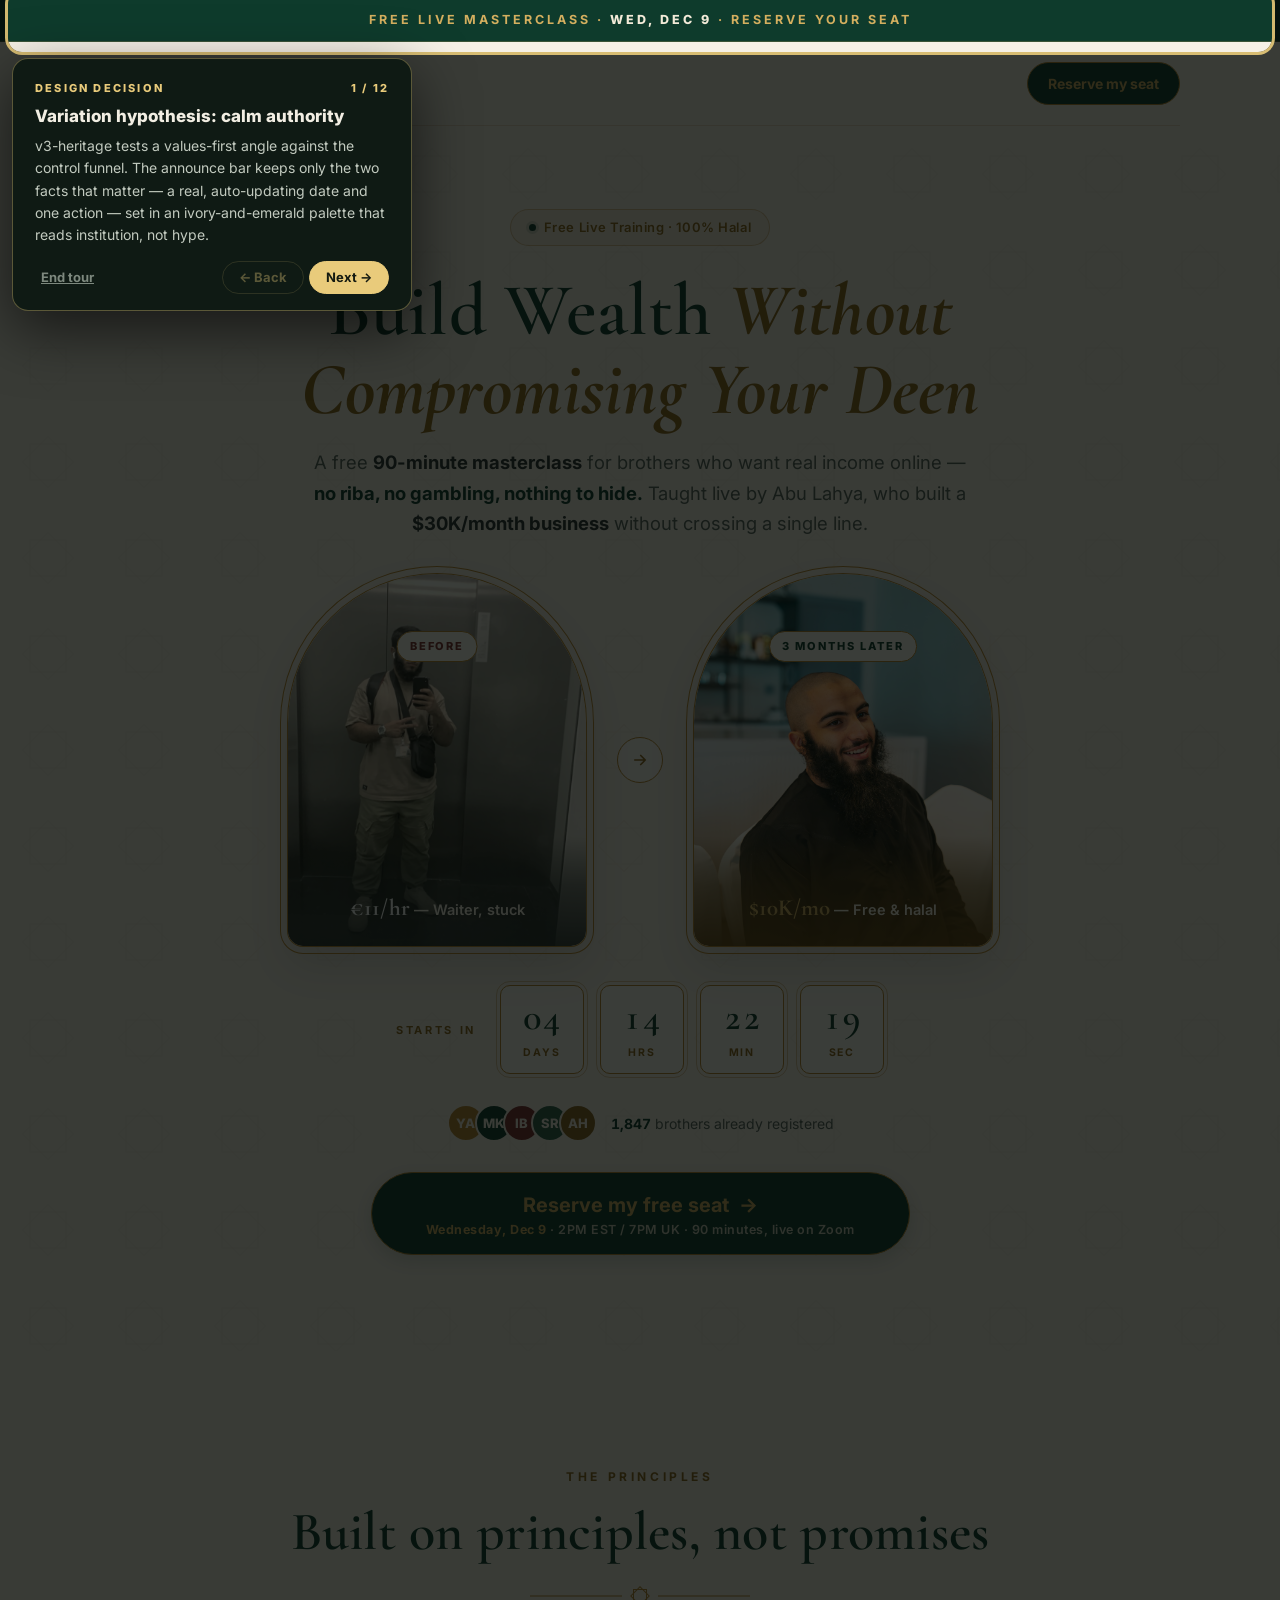
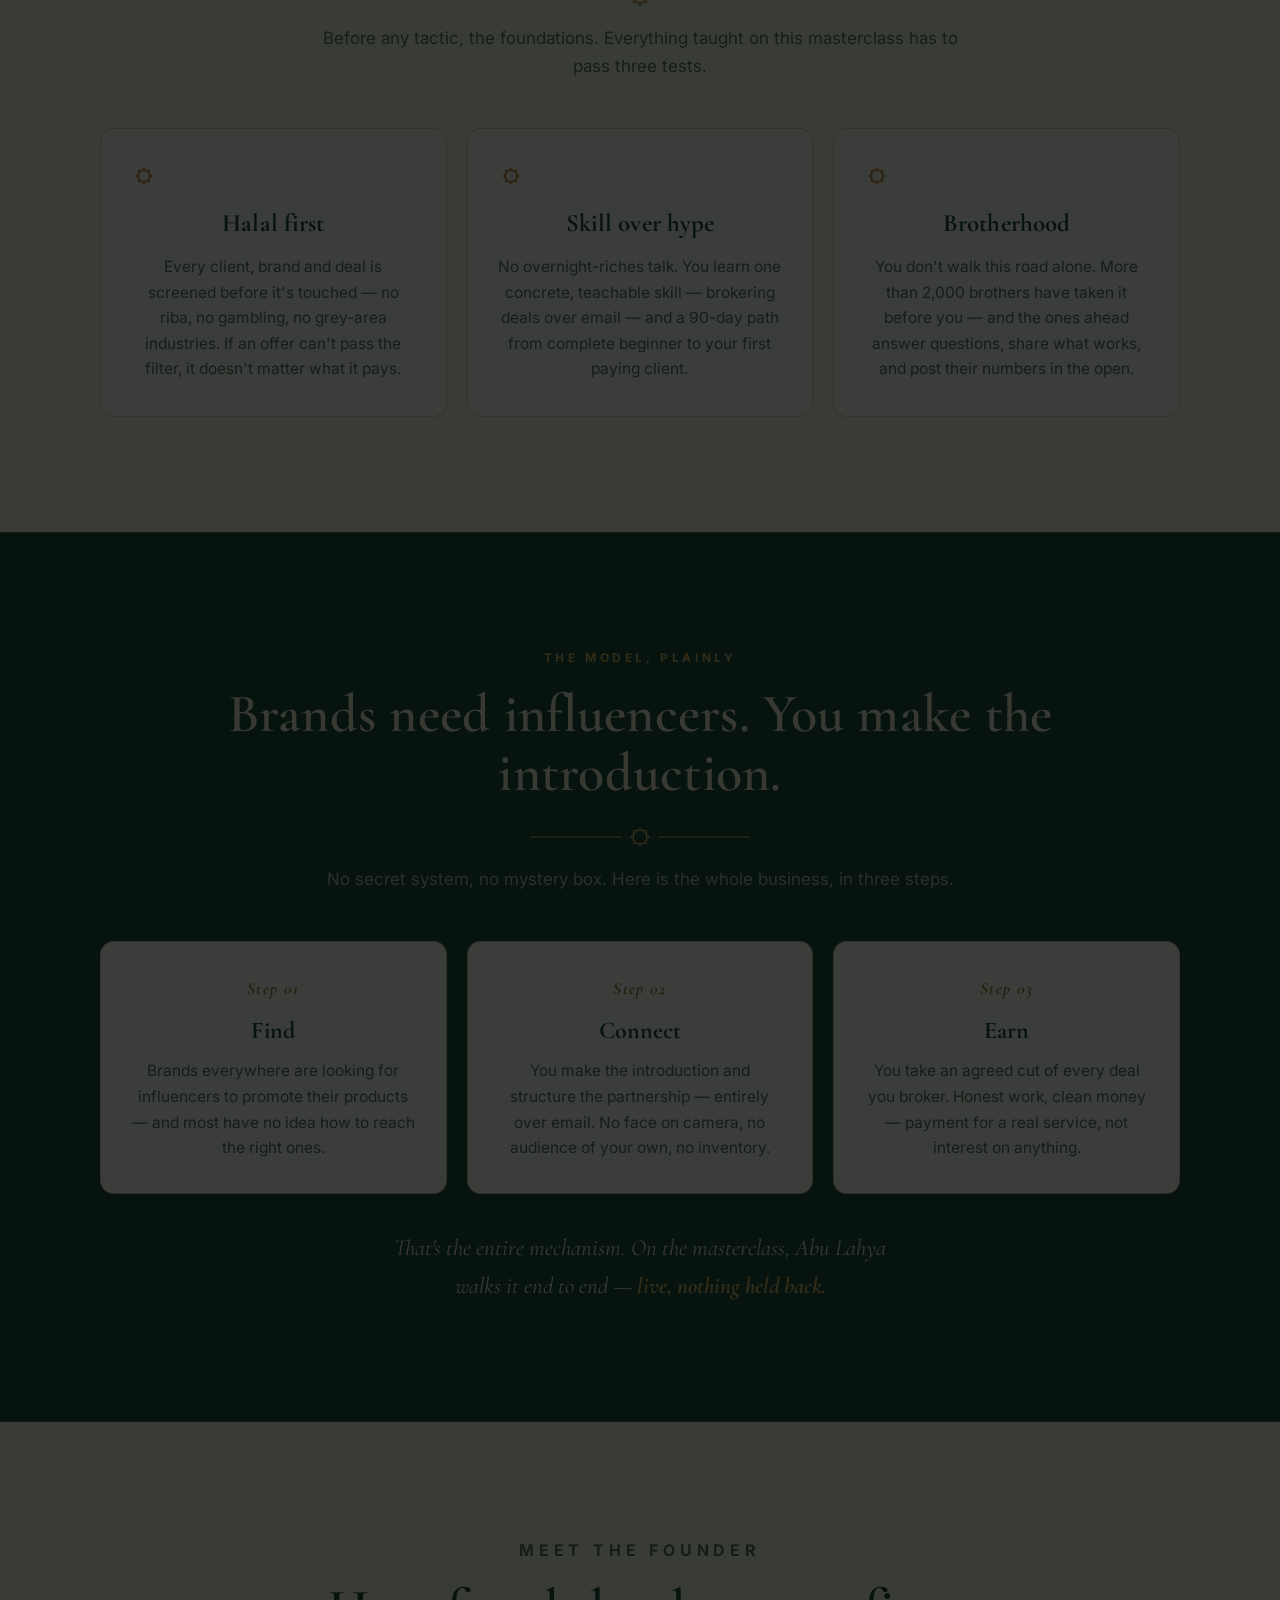
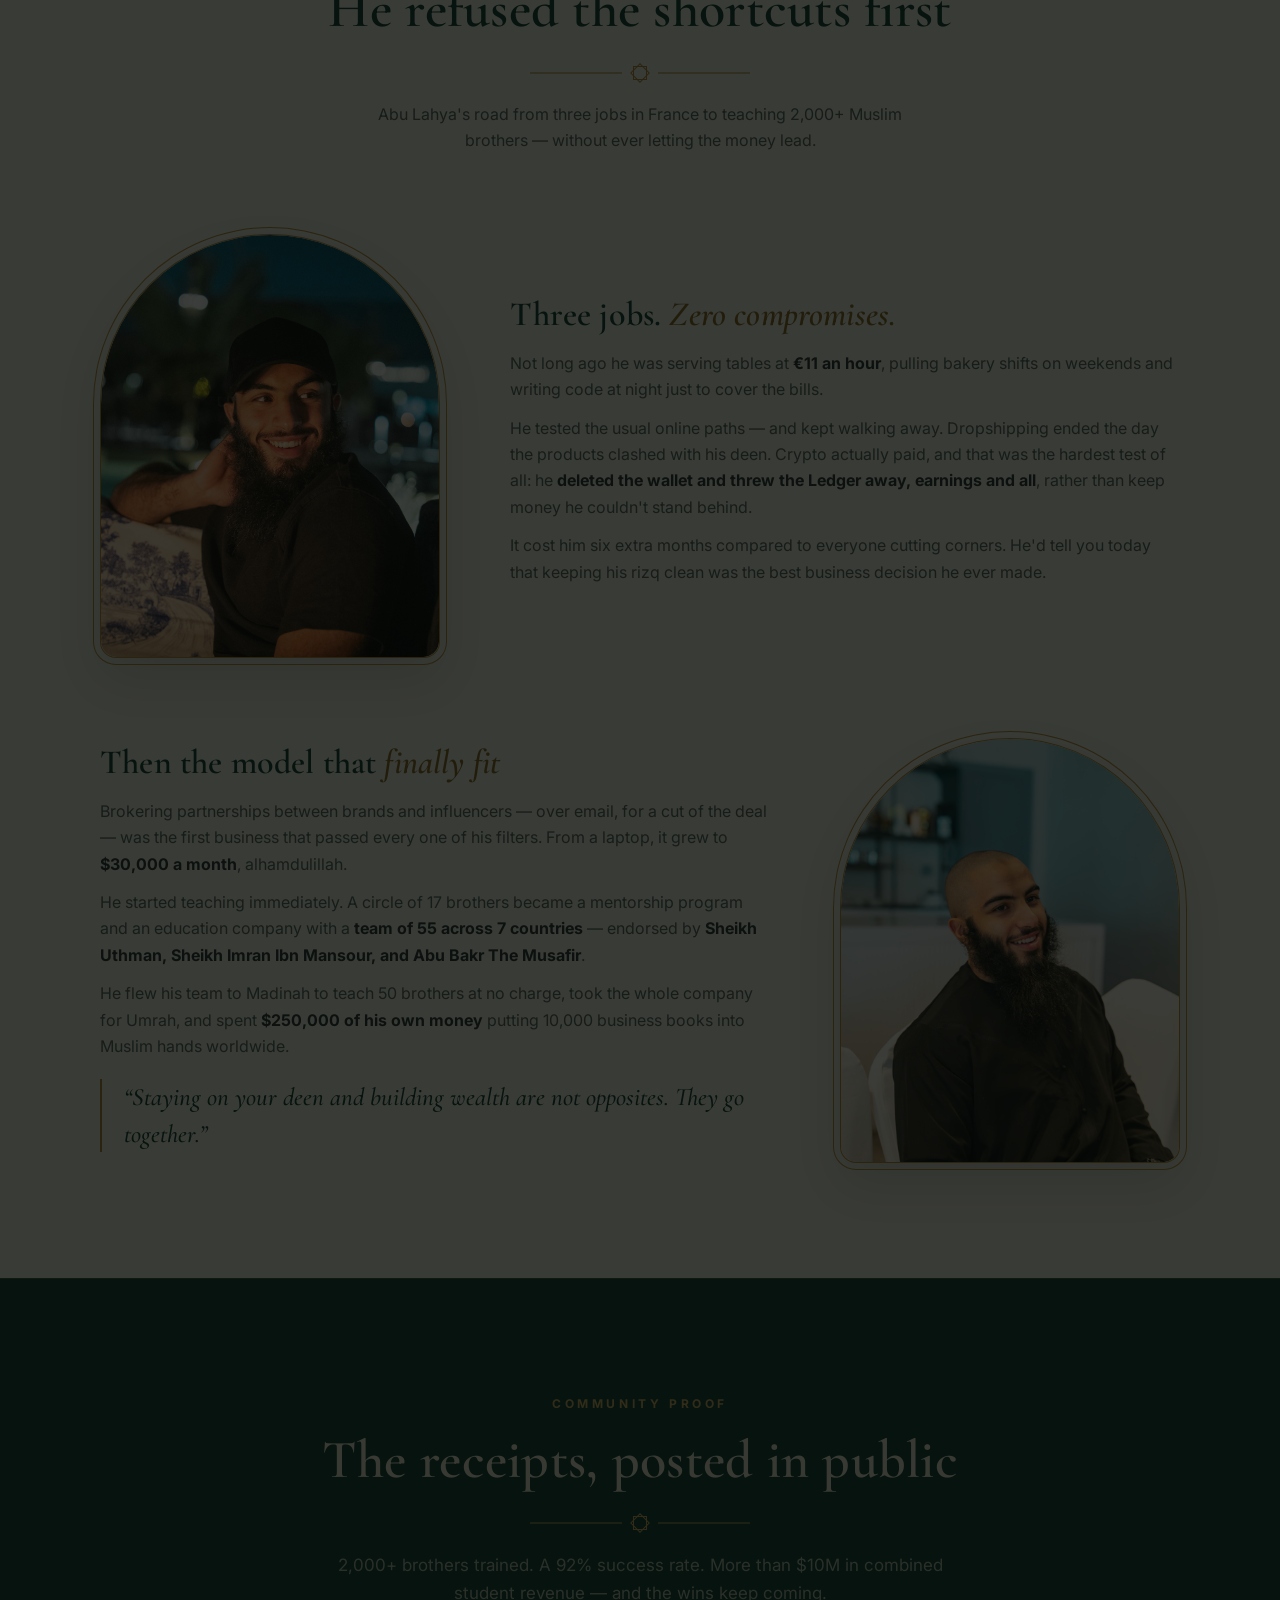
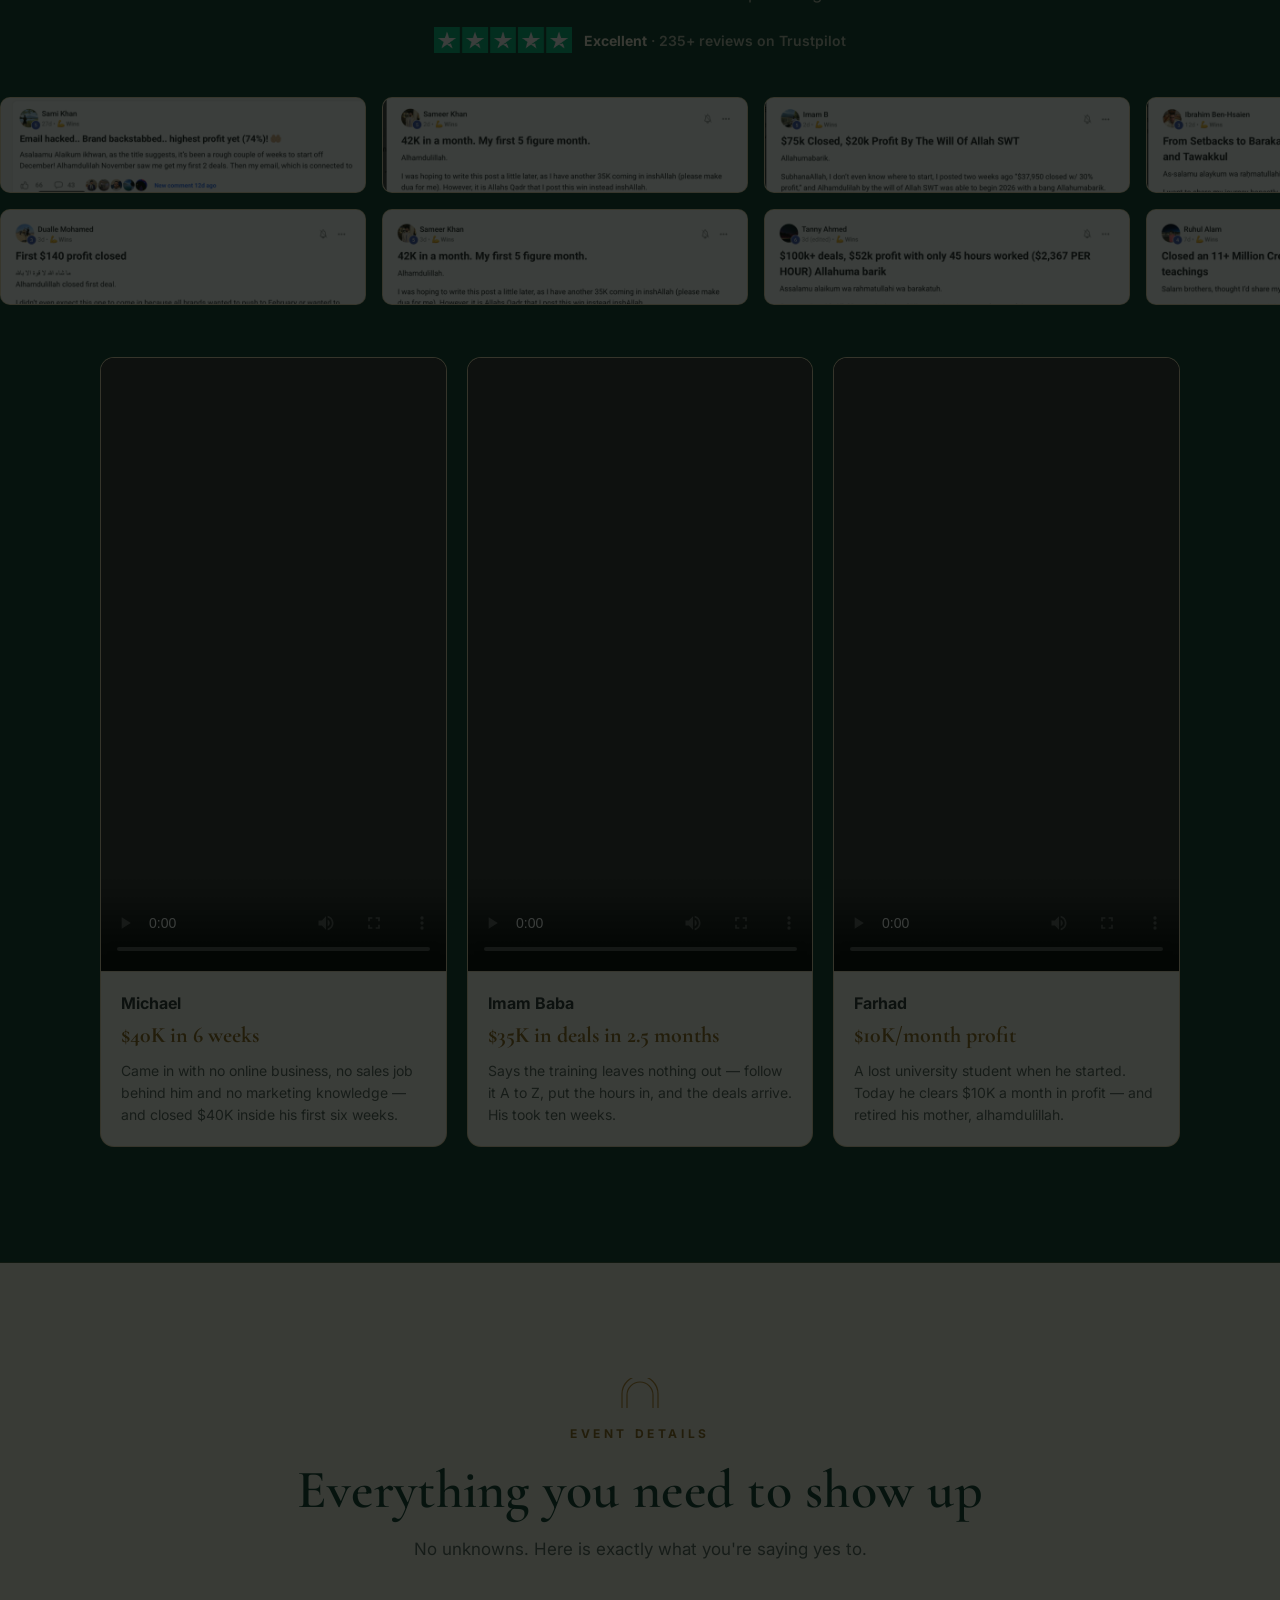
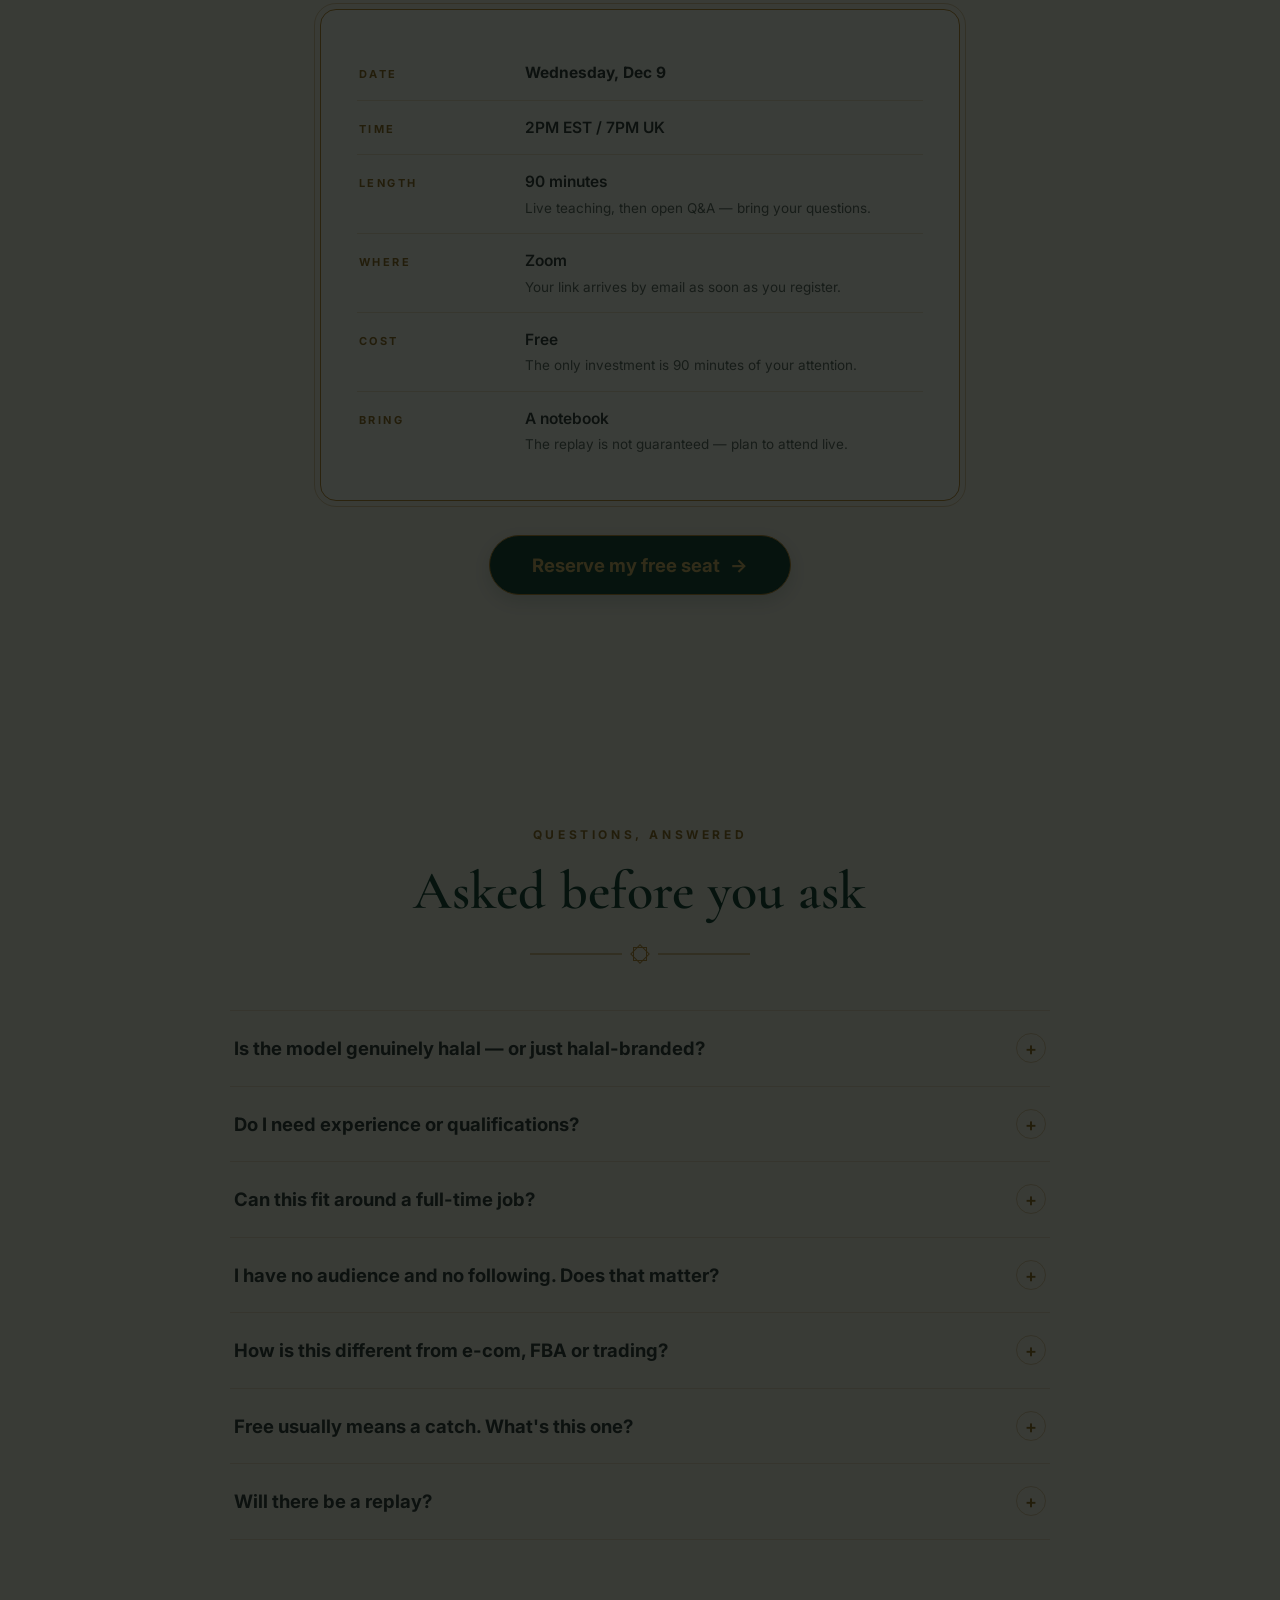
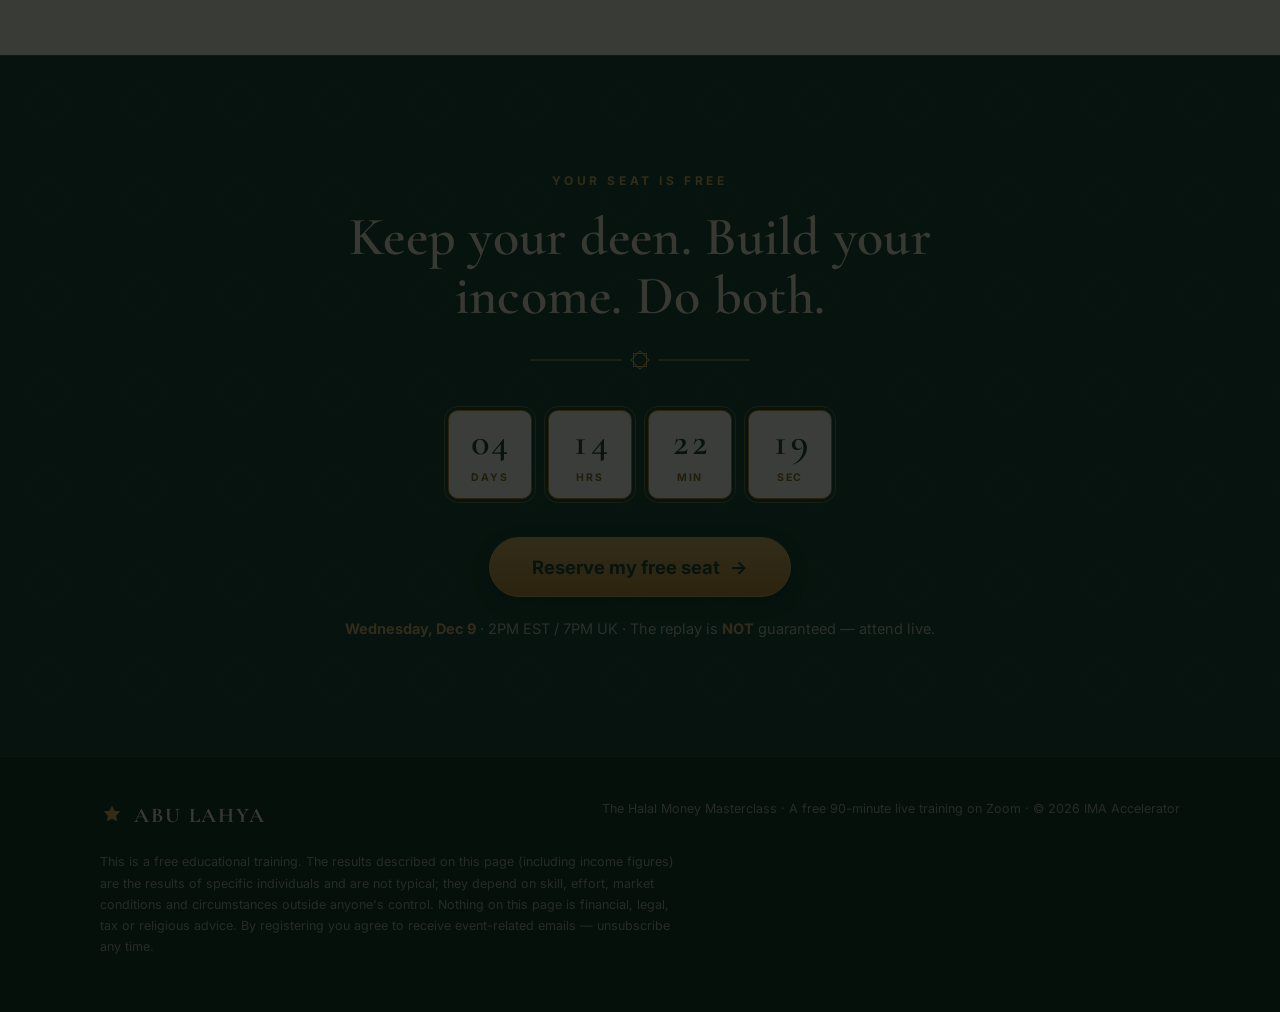
<file: site/landing-page/v3-heritage/index.html>
<!doctype html>
<html lang="en">
<head>
<!--
  The Halal Money Masterclass — registration page (variant: "Heritage")
  Rebuilt from scratch — no page builder, no template.
  Design language: Andalusian elegance — aged ivory paper, deep emerald,
  gold hairlines, horseshoe-arch photo frames, 8-point-star geometry.
  Angle: values-first. Same offer facts as the control funnel, new copy
  and a deliberately different structure:
  announce → hero (+before/after photo cards) → principles → the model
            → founder story (2 chapters, real photos) → community proof
            (marquee + videos) → event details → FAQ → final CTA → footer → modal
  Form confirms in-modal (no redirect) so the variant tests standalone;
  the payload still carries funnel_version=v3-heritage for attribution.
-->
<meta charset="utf-8">
<meta name="viewport" content="width=device-width, initial-scale=1">
<title>The Halal Money Masterclass — Abu Lahya</title>
<meta name="description" content="Free 90-minute live masterclass for brothers who want real income online — no riba, no gambling, nothing to hide. Taught live by Abu Lahya.">

<meta property="og:type" content="website">
<meta property="og:title" content="Build Wealth Without Compromising Your Deen">
<meta property="og:description" content="Free 90-min live masterclass. Real income online — no riba, no gambling, nothing to hide. Just email.">
<meta property="og:site_name" content="The Halal Money Masterclass">
<meta name="twitter:card" content="summary_large_image">
<meta name="theme-color" content="#0e3b2c">

<link rel="icon" href="data:image/svg+xml,%3Csvg xmlns='http://www.w3.org/2000/svg' viewBox='0 0 32 32'%3E%3Crect width='32' height='32' rx='7' fill='%230e3b2c'/%3E%3Cpath d='M16 4l3.1 6.3 7 1-5 4.9 1.2 6.9L16 19.8l-6.3 3.3L11 16.2 6 11.3l7-1z' fill='%23d4af5f'/%3E%3C/svg%3E">
<link rel="preload" as="image" href="../assets/abu-founder.jpg">

<link rel="preconnect" href="https://fonts.googleapis.com">
<link rel="preconnect" href="https://fonts.gstatic.com" crossorigin>
<link href="https://fonts.googleapis.com/css2?family=Cormorant+Garamond:ital,wght@0,500;0,600;0,700;1,500;1,600;1,700&family=Inter:wght@400;500;600;700;800&display=swap" rel="stylesheet">
<link rel="stylesheet" href="../shared/tour.css">

<style>
/* ---------- tokens ---------- */
:root{
  --ivory:#f6f1e6; --ivory-2:#fdfaf1; --parch:#f0e9d8;
  --em:#0e3b2c; --em-2:#0b3124; --em-3:#0a2c20;
  --gold:#b8862f; --gold-2:#d4af5f; --gold-ink:#8f671d; --maroon:#7a2e2e;
  --ink:#2a3230; --ink-soft:#57635c;
  --ink-em:#f2ead8; --ink-em-soft:rgba(242,234,216,.74);
  --hair:rgba(184,134,47,.4); --hair-soft:rgba(184,134,47,.22);
  --hair-em:rgba(212,175,95,.45); --hair-em-soft:rgba(212,175,95,.22);
  --radius:14px;
  --font-d:"Cormorant Garamond",Georgia,"Times New Roman",serif;
  --font-b:"Inter",-apple-system,"Segoe UI",sans-serif;
}
*,*::before,*::after{box-sizing:border-box;margin:0;padding:0}
html{scroll-behavior:smooth}
@media (prefers-reduced-motion:reduce){
  html{scroll-behavior:auto}
  *,*::before,*::after{animation:none!important;transition:none!important}
}
body{background:var(--ivory);color:var(--ink);font-family:var(--font-b);font-size:17px;line-height:1.65;-webkit-font-smoothing:antialiased;overflow-x:hidden}
img,svg,video{display:block;max-width:100%}
a{color:inherit}
.wrap{width:min(1080px,100% - 40px);margin-inline:auto}
.eyebrow{font-size:12px;font-weight:700;letter-spacing:.3em;text-transform:uppercase;color:var(--gold-ink)}
.section{padding:clamp(68px,9vw,116px) 0}
h2{font-family:var(--font-d);font-weight:600;font-size:clamp(32px,4.6vw,54px);line-height:1.1;letter-spacing:.005em;margin:16px 0 0;color:var(--em)}
.sub{color:var(--ink-soft);max-width:58ch}
:focus-visible{outline:2px solid var(--gold);outline-offset:3px;border-radius:4px}

/* centered section heads */
.head-c{text-align:center}
.head-c .sub{margin:16px auto 0}

/* ---------- ornaments ---------- */
.orn{display:flex;justify-content:center;margin:22px auto 0;color:var(--gold)}
.orn svg{width:220px;height:24px}
.divider{display:flex;justify-content:center;padding:6px 0;color:var(--gold)}
.divider svg{width:260px;height:24px}
.arch-orn{display:flex;justify-content:center;margin-bottom:16px;color:var(--gold)}
.arch-orn svg{width:48px;height:30px}

/* 8-point-star lattice */
.lattice{position:relative}
.lattice::before{
  content:"";position:absolute;inset:0;pointer-events:none;opacity:.06;
  background-image:url("data:image/svg+xml,%3Csvg xmlns='http://www.w3.org/2000/svg' width='96' height='96' viewBox='0 0 96 96'%3E%3Cg fill='none' stroke='%23b8862f' stroke-width='1'%3E%3Crect x='30' y='30' width='36' height='36'/%3E%3Crect x='30' y='30' width='36' height='36' transform='rotate(45 48 48)'/%3E%3C/g%3E%3C/svg%3E");
}
.lattice-em::before{
  opacity:.05;
  background-image:url("data:image/svg+xml,%3Csvg xmlns='http://www.w3.org/2000/svg' width='96' height='96' viewBox='0 0 96 96'%3E%3Cg fill='none' stroke='%23d4af5f' stroke-width='1'%3E%3Crect x='30' y='30' width='36' height='36'/%3E%3Crect x='30' y='30' width='36' height='36' transform='rotate(45 48 48)'/%3E%3C/g%3E%3C/svg%3E");
}
.lattice>.wrap{position:relative;z-index:1}

/* ---------- arch frames ---------- */
.arch{
  border-radius:50% 50% 16px 16px / 40% 40% 16px 16px;
  overflow:hidden;
  border:1px solid var(--gold);
  outline:1px solid var(--gold);
  outline-offset:6px;
  background:var(--parch);
}
.arch img{width:100%;height:auto;aspect-ratio:4/5;object-fit:cover;border-radius:inherit}

/* ---------- announce / header ---------- */
.announce{background:var(--em);border-bottom:1px solid var(--hair-em-soft);text-align:center;padding:10px 16px;font-size:12.5px;font-weight:700;letter-spacing:.24em;text-transform:uppercase;color:var(--gold-2)}
.announce b{color:var(--ink-em);font-weight:800}
header.top{display:flex;align-items:center;justify-content:space-between;padding:20px 0;border-bottom:1px solid var(--hair-soft)}
.wordmark{font-family:var(--font-d);font-weight:700;font-size:21px;letter-spacing:.08em;display:flex;align-items:center;gap:10px;text-decoration:none;color:var(--em)}
.wordmark svg{width:24px;height:24px}
.top .mini-cta{font-size:14px;font-weight:700;text-decoration:none;color:var(--gold-2);background:var(--em);border:1px solid var(--gold);padding:9px 20px;border-radius:999px;transition:transform .18s ease,box-shadow .18s ease}
.top .mini-cta:hover{transform:translateY(-1px);box-shadow:0 5px 16px rgba(14,59,44,.2)}

/* ---------- hero ---------- */
.hero{padding:clamp(48px,6.5vw,84px) 0 clamp(60px,7.5vw,96px)}
.heroCol{display:flex;flex-direction:column;align-items:center;text-align:center}
.badge{display:inline-flex;align-items:center;gap:8px;border:1px solid var(--hair);border-radius:999px;background:rgba(184,134,47,.07);padding:7px 18px;font-size:13px;font-weight:600;color:var(--gold-ink);letter-spacing:.04em}
.badge .dot{width:7px;height:7px;border-radius:50%;background:var(--em);box-shadow:0 0 0 3px rgba(14,59,44,.14)}
h1{font-family:var(--font-d);font-weight:600;font-size:clamp(40px,6vw,74px);line-height:1.06;letter-spacing:.002em;margin:26px 0 18px;color:var(--em);max-width:20ch}
h1 .flame{font-style:italic;font-weight:700;color:var(--gold-ink)}
.hero .lede{color:var(--ink-soft);max-width:56ch;margin:0 auto 34px;font-size:clamp(16px,1.9vw,18.5px)}
.hero .lede strong{color:var(--ink);font-weight:700}
.hero .lede .halal{color:var(--em);font-weight:700}

/* hero before/after photo cards */
.ba{display:flex;align-items:center;justify-content:center;gap:clamp(14px,3vw,30px);margin:0 0 38px;width:100%}
.ba-card{position:relative;width:min(300px,calc(50vw - 52px));margin:0;box-shadow:0 18px 44px rgba(42,50,48,.16)}
.ba-card.before img{filter:saturate(.55) contrast(.98)}
.ba-card .tag{position:absolute;top:clamp(38px,4.5vw,58px);left:50%;transform:translateX(-50%);z-index:2;font-size:clamp(9.5px,1.1vw,11px);font-weight:800;letter-spacing:.18em;text-transform:uppercase;white-space:nowrap;background:var(--ivory-2);border:1px solid var(--gold);border-radius:999px;padding:5px 12px;color:var(--maroon)}
.ba-card.after .tag{color:var(--em)}
.ba-card figcaption{position:absolute;left:0;right:0;bottom:0;z-index:2;padding:clamp(34px,5vw,54px) 14px clamp(12px,2vw,18px);text-align:center;font-size:clamp(11.5px,1.4vw,14.5px);font-weight:600;color:var(--ivory);background:linear-gradient(0deg,rgba(35,42,40,.88) 0%,rgba(35,42,40,.55) 55%,transparent 100%);border-radius:0 0 15px 15px}
.ba-card.after figcaption{background:linear-gradient(0deg,rgba(97,66,16,.92) 0%,rgba(97,66,16,.55) 55%,transparent 100%)}
.ba-card figcaption b{font-family:var(--font-d);font-weight:700;font-size:clamp(17px,2.2vw,23px);color:#fff}
.ba-card.after figcaption b{color:var(--gold-2)}
.ba-arrow{flex:none;display:grid;place-items:center;width:clamp(34px,4vw,46px);height:clamp(34px,4vw,46px);border-radius:50%;border:1px solid var(--gold);color:var(--gold-ink);background:var(--ivory-2)}
.ba-arrow svg{width:18px;height:18px}

.count{display:flex;justify-content:center;gap:clamp(12px,1.6vw,16px);margin:0 0 30px}
.count .lbl{align-self:center;margin-right:8px;font-size:11px;letter-spacing:.24em;text-transform:uppercase;color:var(--gold-ink);font-weight:700}
.cell{min-width:clamp(62px,7.5vw,84px);background:var(--ivory-2);border:1px solid var(--gold);outline:1px solid var(--hair);outline-offset:3px;border-radius:10px;padding:12px 8px 9px;text-align:center}
.cell b{display:block;font-family:var(--font-d);font-weight:600;font-size:clamp(26px,3.6vw,38px);line-height:1;color:var(--em);font-variant-numeric:tabular-nums}
.cell span{font-size:10.5px;letter-spacing:.18em;text-transform:uppercase;color:var(--gold-ink);font-weight:700}

.cta{display:inline-flex;align-items:center;justify-content:center;gap:10px;font-family:var(--font-b);font-weight:700;font-size:clamp(16px,2vw,18.5px);color:var(--gold-2);text-decoration:none;cursor:pointer;background:var(--em);border:1px solid var(--gold);padding:18px 42px;border-radius:999px;box-shadow:0 6px 18px rgba(14,59,44,.16);transition:transform .18s ease,box-shadow .18s ease}
.cta:hover{transform:translateY(-2px);box-shadow:0 10px 26px rgba(14,59,44,.22)}
.cta:active{transform:translateY(0)}
.cta .arrow{transition:transform .18s ease}
.cta:hover .arrow{transform:translateX(4px)}
.cta-gold{background:linear-gradient(180deg,var(--gold-2),var(--gold));color:var(--em);border:1px solid var(--gold-2);box-shadow:0 6px 18px rgba(0,0,0,.22)}
.cta-gold:hover{box-shadow:0 10px 26px rgba(0,0,0,.28)}
.cta-xl{flex-direction:column;gap:5px;padding:20px 54px 17px}
.cta-xl .cta-main{display:inline-flex;align-items:center;gap:10px;font-size:clamp(17px,2.2vw,20px);font-weight:700}
.cta-xl .cta-sub{font-size:12.5px;font-weight:600;letter-spacing:.04em;color:rgba(242,234,216,.82)}
.cta-xl .cta-sub b{color:var(--gold-2)}

.social{display:flex;align-items:center;justify-content:center;gap:14px;margin:0 0 30px}
.avatars{display:flex}
.avatars .av{width:38px;height:38px;border-radius:50%;border:2px solid var(--ivory);margin-left:-10px;display:grid;place-items:center;font-size:13px;font-weight:800;color:var(--ivory)}
.avatars .av:first-child{margin-left:0}
.social p{font-size:14px;color:var(--ink-soft)}
.social p b{color:var(--em);font-variant-numeric:tabular-nums}

/* ---------- principles ---------- */
.principles .grid{display:grid;grid-template-columns:repeat(3,1fr);gap:20px;margin-top:48px}
.pcard{border:1px solid var(--hair);border-radius:var(--radius);background:var(--ivory-2);padding:34px 30px;text-align:center;transition:border-color .2s ease,transform .2s ease,box-shadow .2s ease}
.pcard:hover{border-color:var(--gold);transform:translateY(-3px);box-shadow:0 10px 28px rgba(42,50,48,.08)}
.pcard .pstar{margin:0 auto 14px;color:var(--gold)}
.pcard .pstar svg{width:26px;height:26px}
.pcard h3{font-family:var(--font-d);font-weight:700;font-size:25px;color:var(--em);margin-bottom:10px;letter-spacing:.005em}
.pcard p{color:var(--ink-soft);font-size:15.5px}

/* ---------- the model ---------- */
.model{background:var(--em);color:var(--ink-em);border-block:1px solid var(--hair-em-soft)}
.model .eyebrow{color:var(--gold-2)}
.model h2{color:var(--ink-em)}
.model .orn{color:var(--gold-2)}
.model .sub{color:var(--ink-em-soft)}
.model .grid{display:grid;grid-template-columns:repeat(3,1fr);gap:20px;margin-top:48px}
.mstep{border:1px solid var(--hair);border-radius:var(--radius);background:var(--ivory-2);padding:32px 28px;text-align:center}
.mstep .n{font-family:var(--font-d);font-style:italic;font-weight:600;font-size:17px;color:var(--gold-ink);letter-spacing:.08em}
.mstep h3{font-family:var(--font-d);font-weight:700;font-size:24px;color:var(--em);margin:8px 0 8px}
.mstep p{color:var(--ink-soft);font-size:15.5px}
.model .closing{text-align:center;margin:36px auto 0;max-width:52ch;font-family:var(--font-d);font-style:italic;font-size:clamp(19px,2.2vw,23px);color:var(--ink-em)}
.model .closing b{color:var(--gold-2);font-weight:700}

/* ---------- founder story ---------- */
.founder .chapter{display:grid;grid-template-columns:340px 1fr;gap:clamp(32px,5.5vw,72px);align-items:center;margin-top:clamp(56px,7vw,80px);text-align:left}
.founder .chapter.flip{grid-template-columns:1fr 340px}
.founder .chapter.flip .photo{order:2}
.founder .photo{box-shadow:0 20px 50px rgba(42,50,48,.16)}
.founder h3{font-family:var(--font-d);font-weight:600;font-size:clamp(26px,3vw,34px);line-height:1.15;letter-spacing:.005em;margin-bottom:16px;color:var(--em)}
.founder h3 em{font-style:italic;color:var(--gold-ink)}
.founder p{color:var(--ink-soft);margin-bottom:12px;font-size:16px}
.founder p b{color:var(--ink)}
.founder blockquote{font-family:var(--font-d);font-style:italic;font-weight:500;font-size:clamp(20px,2.3vw,25px);line-height:1.45;color:var(--em);border-left:2px solid var(--gold);padding-left:22px;margin:20px 0 6px}

/* ---------- community proof (marquee + videos) ---------- */
.proof{padding:clamp(68px,9vw,116px) 0;overflow:hidden;background:var(--em);color:var(--ink-em);border-block:1px solid var(--hair-em-soft)}
.proof .eyebrow{color:var(--gold-2)}
.proof h2{color:var(--ink-em)}
.proof .orn{color:var(--gold-2)}
.proof .sub{color:var(--ink-em-soft)}
.proof .head{margin-bottom:44px}
.tp-line{display:flex;align-items:center;justify-content:center;gap:12px;margin-top:20px}
.tp-line img{height:26px;width:auto}
.tp-line span{font-size:14px;color:var(--ink-em-soft);font-weight:600}
.tp-line b{color:var(--ink-em)}
.marquee{display:flex;gap:16px;width:max-content;animation:scroll 60s linear infinite}
.marquee:hover{animation-play-state:paused}
.marquee + .marquee{margin-top:16px;animation-duration:75s;animation-direction:reverse}
.marquee img{width:366px;height:96px;max-width:none;object-fit:cover;object-position:left top;border-radius:10px;border:1px solid var(--hair-em);background:#fff}
@keyframes scroll{to{transform:translateX(-50%)}}
@media (prefers-reduced-motion:reduce){.marquee{flex-wrap:wrap;width:auto;animation:none}}
.proof .grid{display:grid;grid-template-columns:repeat(3,1fr);gap:20px;margin-top:52px}
.wcard{border:1px solid var(--hair-em);border-radius:var(--radius);background:var(--ivory-2);overflow:hidden;text-align:left}
.wcard video{width:100%;aspect-ratio:9/16;object-fit:cover;background:#000;cursor:pointer}
.wcard .cap{padding:18px 20px 20px;border-top:1px solid var(--hair-soft)}
.wcard .cap b{display:block;font-size:16px;color:var(--ink)}
.wcard .cap .amount{font-family:var(--font-d);font-weight:700;font-size:22px;color:var(--gold-ink);margin:2px 0 8px}
.wcard .cap p{font-size:14px;color:var(--ink-soft);line-height:1.55}

/* ---------- event details ---------- */
.details .dcard{max-width:640px;margin:46px auto 0;background:var(--ivory-2);border:1px solid var(--gold);outline:1px solid var(--hair);outline-offset:5px;border-radius:16px;padding:36px 36px 30px;text-align:left}
.details .drow{display:grid;grid-template-columns:150px 1fr;gap:16px;padding:14px 2px;border-bottom:1px solid var(--hair-soft);align-items:baseline}
.details .drow:last-child{border-bottom:none}
.details .drow dt{font-size:11px;font-weight:700;letter-spacing:.22em;text-transform:uppercase;color:var(--gold-ink)}
.details .drow dd{font-size:15.5px;color:var(--ink);font-weight:600}
.details .drow dd small{display:block;font-weight:400;color:var(--ink-soft);font-size:13.5px;margin-top:2px}
.details .cta-row{text-align:center;margin-top:34px}

/* ---------- FAQ ---------- */
.faq .list{max-width:820px;margin:44px auto 0;border-top:1px solid var(--hair-soft);text-align:left}
.faq details{border-bottom:1px solid var(--hair-soft)}
.faq summary{cursor:pointer;list-style:none;display:flex;align-items:center;justify-content:space-between;gap:20px;padding:22px 4px;font-size:clamp(16px,2vw,18.5px);font-weight:700;color:var(--ink)}
.faq summary::-webkit-details-marker{display:none}
.faq summary .plus{flex:none;width:30px;height:30px;border-radius:50%;border:1px solid var(--hair);color:var(--gold-ink);display:grid;place-items:center;font-weight:600;font-size:18px;transition:transform .2s ease}
.faq details[open] summary .plus{transform:rotate(45deg)}
.faq .a{padding:0 4px 24px;color:var(--ink-soft);max-width:70ch}
.faq .a b{color:var(--ink)}

/* ---------- final ---------- */
.final{text-align:center;background:var(--em);color:var(--ink-em);border-top:1px solid var(--hair-em-soft)}
.final .eyebrow{color:var(--gold-2)}
.final h2{color:var(--ink-em);max-width:24ch;margin-inline:auto;margin-top:16px}
.final .orn{color:var(--gold-2)}
.final .count{justify-content:center;margin:38px 0}
.final .cell{outline-color:var(--hair-em)}
.final .urgency{margin-top:20px;font-size:14.5px;color:var(--ink-em-soft)}
.final .urgency b{color:var(--gold-2)}

/* ---------- footer ---------- */
footer{border-top:1px solid var(--hair-em-soft);background:var(--em-3);color:var(--ink-em);padding:42px 0 54px}
footer .cols{display:flex;justify-content:space-between;gap:24px;align-items:flex-start;flex-wrap:wrap}
footer .wordmark{color:var(--ink-em)}
footer .disclaimer{font-size:12.5px;color:rgba(242,234,216,.66);max-width:72ch;line-height:1.7;margin-top:18px}
footer .fine{font-size:12.5px;color:rgba(242,234,216,.66)}

/* ---------- sticky CTA ---------- */
.sticky-cta{position:fixed;left:0;right:0;bottom:0;z-index:60;display:none;align-items:center;justify-content:space-between;gap:14px;padding:12px 16px calc(12px + env(safe-area-inset-bottom));background:rgba(246,241,230,.95);backdrop-filter:blur(12px);border-top:1px solid var(--hair);transform:translateY(110%);transition:transform .25s ease}
.sticky-cta.show{transform:translateY(0)}
.sticky-cta .t{font-size:12.5px;color:var(--ink-soft);line-height:1.35}
.sticky-cta .t b{color:var(--em);font-variant-numeric:tabular-nums}
.sticky-cta .cta{padding:13px 22px;font-size:15px;flex:none}

/* ---------- modal ---------- */
.overlay{position:fixed;inset:0;z-index:100;display:grid;place-items:center;padding:20px;background:rgba(10,26,19,.6);backdrop-filter:blur(6px);opacity:0;pointer-events:none;transition:opacity .2s ease}
.overlay.open{opacity:1;pointer-events:auto}
.modal{width:min(480px,100%);max-height:calc(100vh - 40px);overflow:auto;background:var(--ivory-2);border:1px solid var(--gold);border-radius:18px;padding:36px 30px 30px;position:relative;transform:translateY(14px) scale(.98);transition:transform .2s ease;box-shadow:0 30px 80px rgba(0,0,0,.3)}
.overlay.open .modal{transform:none}
.modal .close{position:absolute;top:14px;right:14px;width:36px;height:36px;border-radius:50%;border:1px solid var(--hair-soft);background:none;color:var(--ink-soft);font-size:20px;cursor:pointer;line-height:1}
.modal .close:hover{color:var(--em);border-color:var(--gold)}
.modal .badges{display:flex;justify-content:center;gap:8px;flex-wrap:wrap;margin-bottom:18px}
.modal .badges span{font-size:12px;font-weight:700;color:var(--em);border:1px solid var(--hair);border-radius:999px;padding:6px 12px;background:rgba(184,134,47,.06)}
.modal h3{font-family:var(--font-d);font-weight:700;font-size:32px;text-align:center;letter-spacing:.005em;color:var(--em)}
.modal .note{font-size:14px;color:var(--ink-soft);text-align:center;margin:10px 0 22px}
.modal .note b{color:var(--maroon)}
.field{margin-bottom:14px}
.field label{display:block;font-size:13px;font-weight:700;color:var(--em);margin-bottom:6px}
.field input{width:100%;padding:14px 16px;font-size:16px;color:var(--ink);background:#fff;border:1px solid var(--hair);border-radius:10px;font-family:var(--font-b);transition:border-color .15s ease}
.field input::placeholder{color:#9aa39c}
.field input:focus{outline:none;border-color:var(--gold)}
.field input.err{border-color:var(--maroon)}
.field .fielderr{display:none;font-size:12.5px;color:var(--maroon);margin-top:5px}
.field.show-err .fielderr{display:block}
.modal .cta{width:100%;margin-top:8px}
.modal .cta[disabled]{opacity:.7;cursor:wait}
.modal .tiny{margin-top:14px;font-size:12px;color:var(--ink-soft);text-align:center}
.modal .success{text-align:center;padding:12px 4px 6px}
.modal .success .check{margin:0 auto 18px;width:66px;height:66px;border-radius:50%;border:1px solid var(--gold);outline:1px solid var(--hair);outline-offset:4px;display:grid;place-items:center;color:var(--em);background:var(--ivory)}
.modal .success .check svg{width:30px;height:30px}
.modal .success p{font-size:14.5px;color:var(--ink-soft);margin:12px auto 22px;max-width:34ch}
.modal .success .cta{width:auto;padding:14px 34px}

/* ---------- reveal ---------- */
.reveal{opacity:0;transform:translateY(18px);transition:opacity .6s ease,transform .6s ease}
.reveal.in{opacity:1;transform:none}

/* ---------- responsive ---------- */
@media (max-width:960px){
  .principles .grid,.model .grid{grid-template-columns:1fr}
  .founder .chapter,.founder .chapter.flip{grid-template-columns:1fr}
  .founder .chapter.flip .photo{order:0}
  .founder .photo{max-width:380px;margin-inline:auto}
  .proof .grid{grid-template-columns:1fr}
  .sticky-cta{display:flex}
}
@media (max-width:520px){
  body{font-size:16px}
  .count{gap:12px}
  .count .lbl{display:none}
  .top .mini-cta{display:none}
  .announce{font-size:10.5px;letter-spacing:.16em}
  .ba{gap:10px}
  .ba-card{width:calc(50% - 27px)}
  .cta-xl{padding:17px 34px 14px;width:100%}
  .cta-xl .cta-sub{font-size:11.5px}
  .details .dcard{padding:28px 22px 22px}
  .details .drow{grid-template-columns:1fr;gap:4px;padding:12px 2px}
}
</style>
</head>
<body>

<div class="announce">Free Live Masterclass · <b data-date-short>Wednesday</b> · Reserve Your Seat</div>

<header class="top wrap">
  <a class="wordmark" href="#" aria-label="Abu Lahya — home">
    <svg viewBox="0 0 32 32" aria-hidden="true"><path d="M16 2l3.4 7 7.6 1.1-5.5 5.4 1.3 7.6L16 19.5l-6.8 3.6 1.3-7.6L5 10.1 12.6 9z" fill="#b8862f"/></svg>
    ABU LAHYA
  </a>
  <a class="mini-cta" href="#register" data-open-modal>Reserve my seat</a>
</header>

<main>
<!-- hero -->
<section class="hero lattice" id="s-hero">
  <div class="wrap heroCol">
    <span class="badge" id="s-badge"><span class="dot" aria-hidden="true"></span>Free Live Training · 100% Halal</span>
    <h1 id="s-headline"><span class="l1">Build Wealth</span> <span class="flame">Without Compromising Your&nbsp;Deen</span></h1>
    <p class="lede">
      A free <strong>90-minute masterclass</strong> for brothers who want real income online —
      <span class="halal">no riba, no gambling, nothing to hide.</span> Taught live by Abu Lahya,
      who built a <strong>$30K/month business</strong> without crossing a single line.
    </p>
    <div class="ba" id="s-ba">
      <figure class="ba-card before arch">
        <img src="../assets/abu-early-days.jpg" alt="Abu Lahya during his €11/hour waiter years" width="960" height="1200">
        <span class="tag">Before</span>
        <figcaption><b>€11/hr</b> — Waiter, stuck</figcaption>
      </figure>
      <div class="ba-arrow" aria-hidden="true">
        <svg viewBox="0 0 24 24" fill="none" stroke="currentColor" stroke-width="2.2" stroke-linecap="round" stroke-linejoin="round"><path d="M5 12h14M13 6l6 6-6 6"/></svg>
      </div>
      <figure class="ba-card after arch">
        <img src="../assets/abu-founder.jpg" alt="Abu Lahya today, founder of IMA" width="960" height="1200">
        <span class="tag">3 months later</span>
        <figcaption><b>$10K/mo</b> — Free &amp; halal</figcaption>
      </figure>
    </div>
    <div class="count" id="s-count" role="timer" aria-label="Time until the masterclass starts">
      <span class="lbl">Starts in</span>
      <div class="cell"><b data-t="d">00</b><span>days</span></div>
      <div class="cell"><b data-t="h">00</b><span>hrs</span></div>
      <div class="cell"><b data-t="m">00</b><span>min</span></div>
      <div class="cell"><b data-t="s">00</b><span>sec</span></div>
    </div>
    <div class="social" id="s-social">
      <div class="avatars" aria-hidden="true">
        <span class="av" style="background:#b8862f">YA</span>
        <span class="av" style="background:#0e3b2c">MK</span>
        <span class="av" style="background:#7a2e2e">IB</span>
        <span class="av" style="background:#2e5f4b">SR</span>
        <span class="av" style="background:#8a6420">AH</span>
      </div>
      <p><b data-counter="1847">1,847</b> brothers already registered</p>
    </div>
    <button class="cta cta-xl" id="s-cta" data-open-modal>
      <span class="cta-main">Reserve my free seat <span class="arrow">→</span></span>
      <span class="cta-sub"><b data-date-long>Wednesday</b> · 2PM EST / 7PM UK · 90 minutes, live on Zoom</span>
    </button>
  </div>
</section>

<!-- principles -->
<section class="section principles" id="s-principles">
  <div class="wrap">
    <div class="head-c">
      <p class="eyebrow reveal">The principles</p>
      <h2 class="reveal">Built on principles, not promises</h2>
      <div class="orn reveal" aria-hidden="true"><svg viewBox="0 0 220 24" fill="none" stroke="currentColor" stroke-width="1"><line x1="0" y1="12" x2="92" y2="12"/><line x1="128" y1="12" x2="220" y2="12"/><rect x="103.5" y="5.5" width="13" height="13"/><rect x="103.5" y="5.5" width="13" height="13" transform="rotate(45 110 12)"/></svg></div>
      <p class="sub reveal">Before any tactic, the foundations. Everything taught on this masterclass has to pass three tests.</p>
    </div>
    <div class="grid">
      <article class="pcard reveal">
        <div class="pstar" aria-hidden="true"><svg viewBox="0 0 24 24" fill="none" stroke="currentColor" stroke-width="1.2"><rect x="7" y="7" width="10" height="10"/><rect x="7" y="7" width="10" height="10" transform="rotate(45 12 12)"/></svg></div>
        <h3>Halal first</h3>
        <p>Every client, brand and deal is screened before it's touched — no riba, no gambling, no grey-area industries. If an offer can't pass the filter, it doesn't matter what it pays.</p>
      </article>
      <article class="pcard reveal">
        <div class="pstar" aria-hidden="true"><svg viewBox="0 0 24 24" fill="none" stroke="currentColor" stroke-width="1.2"><rect x="7" y="7" width="10" height="10"/><rect x="7" y="7" width="10" height="10" transform="rotate(45 12 12)"/></svg></div>
        <h3>Skill over hype</h3>
        <p>No overnight-riches talk. You learn one concrete, teachable skill — brokering deals over email — and a 90-day path from complete beginner to your first paying client.</p>
      </article>
      <article class="pcard reveal">
        <div class="pstar" aria-hidden="true"><svg viewBox="0 0 24 24" fill="none" stroke="currentColor" stroke-width="1.2"><rect x="7" y="7" width="10" height="10"/><rect x="7" y="7" width="10" height="10" transform="rotate(45 12 12)"/></svg></div>
        <h3>Brotherhood</h3>
        <p>You don't walk this road alone. More than 2,000 brothers have taken it before you — and the ones ahead answer questions, share what works, and post their numbers in the open.</p>
      </article>
    </div>
  </div>
</section>

<!-- the model, plainly -->
<section class="section model" id="s-model">
  <div class="wrap">
    <div class="head-c">
      <p class="eyebrow reveal">The model, plainly</p>
      <h2 class="reveal">Brands need influencers. You make the introduction.</h2>
      <div class="orn reveal" aria-hidden="true"><svg viewBox="0 0 220 24" fill="none" stroke="currentColor" stroke-width="1"><line x1="0" y1="12" x2="92" y2="12"/><line x1="128" y1="12" x2="220" y2="12"/><rect x="103.5" y="5.5" width="13" height="13"/><rect x="103.5" y="5.5" width="13" height="13" transform="rotate(45 110 12)"/></svg></div>
      <p class="sub reveal" style="margin-inline:auto">No secret system, no mystery box. Here is the whole business, in three steps.</p>
    </div>
    <div class="grid">
      <article class="mstep reveal">
        <span class="n">Step 01</span>
        <h3>Find</h3>
        <p>Brands everywhere are looking for influencers to promote their products — and most have no idea how to reach the right ones.</p>
      </article>
      <article class="mstep reveal">
        <span class="n">Step 02</span>
        <h3>Connect</h3>
        <p>You make the introduction and structure the partnership — entirely over email. No face on camera, no audience of your own, no inventory.</p>
      </article>
      <article class="mstep reveal">
        <span class="n">Step 03</span>
        <h3>Earn</h3>
        <p>You take an agreed cut of every deal you broker. Honest work, clean money — payment for a real service, not interest on anything.</p>
      </article>
    </div>
    <p class="closing reveal">That's the entire mechanism. On the masterclass, Abu Lahya walks it end to end — <b>live, nothing held back.</b></p>
  </div>
</section>

<!-- founder story -->
<section class="section founder" id="s-founder">
  <div class="wrap">
    <div class="head-c">
      <p class="eyebrow reveal">Meet the founder</p>
      <h2 class="reveal">He refused the shortcuts first</h2>
      <div class="orn reveal" aria-hidden="true"><svg viewBox="0 0 220 24" fill="none" stroke="currentColor" stroke-width="1"><line x1="0" y1="12" x2="92" y2="12"/><line x1="128" y1="12" x2="220" y2="12"/><rect x="103.5" y="5.5" width="13" height="13"/><rect x="103.5" y="5.5" width="13" height="13" transform="rotate(45 110 12)"/></svg></div>
      <p class="sub reveal">Abu Lahya's road from three jobs in France to teaching 2,000+ Muslim brothers — without ever letting the money lead.</p>
    </div>

    <div class="chapter reveal">
      <div class="photo arch"><img src="../assets/abu-journey.jpg" alt="Abu Lahya in his early years" loading="lazy"></div>
      <div>
        <h3>Three jobs. <em>Zero compromises.</em></h3>
        <p>Not long ago he was serving tables at <b>€11 an hour</b>, pulling bakery shifts on weekends and writing code at night just to cover the bills.</p>
        <p>He tested the usual online paths — and kept walking away. Dropshipping ended the day the products clashed with his deen. Crypto actually paid, and that was the hardest test of all: he <b>deleted the wallet and threw the Ledger away, earnings and all</b>, rather than keep money he couldn't stand behind.</p>
        <p>It cost him six extra months compared to everyone cutting corners. He'd tell you today that keeping his rizq clean was the best business decision he ever made.</p>
      </div>
    </div>

    <div class="chapter flip reveal">
      <div class="photo arch"><img src="../assets/abu-founder.jpg" alt="Abu Lahya today" loading="lazy"></div>
      <div>
        <h3>Then the model that <em>finally fit</em></h3>
        <p>Brokering partnerships between brands and influencers — over email, for a cut of the deal — was the first business that passed every one of his filters. From a laptop, it grew to <b>$30,000 a month</b>, alhamdulillah.</p>
        <p>He started teaching immediately. A circle of 17 brothers became a mentorship program and an education company with a <b>team of 55 across 7 countries</b> — endorsed by <b>Sheikh Uthman, Sheikh Imran Ibn Mansour, and Abu Bakr The Musafir</b>.</p>
        <p>He flew his team to Madinah to teach 50 brothers at no charge, took the whole company for Umrah, and spent <b>$250,000 of his own money</b> putting 10,000 business books into Muslim hands worldwide.</p>
        <blockquote>“Staying on your deen and building wealth are not opposites. They go together.”</blockquote>
      </div>
    </div>
  </div>
</section>

<!-- community proof: marquee + videos -->
<section class="proof" id="s-proof">
  <div class="head head-c wrap">
    <p class="eyebrow reveal">Community proof</p>
    <h2 class="reveal">The receipts, posted in public</h2>
    <div class="orn reveal" aria-hidden="true"><svg viewBox="0 0 220 24" fill="none" stroke="currentColor" stroke-width="1"><line x1="0" y1="12" x2="92" y2="12"/><line x1="128" y1="12" x2="220" y2="12"/><rect x="103.5" y="5.5" width="13" height="13"/><rect x="103.5" y="5.5" width="13" height="13" transform="rotate(45 110 12)"/></svg></div>
    <p class="sub reveal" style="margin-inline:auto">2,000+ brothers trained. A 92% success rate. More than $10M in combined student revenue — and the wins keep coming.</p>
    <div class="tp-line reveal">
      <img src="../assets/stars-5.png" alt="Five star rating">
      <span><b>Excellent</b> · 235+ reviews on Trustpilot</span>
    </div>
  </div>
  <div class="marquee" data-marquee>
    <img src="../assets/wins/win-01.png" alt="Student win screenshot" loading="lazy">
    <img src="../assets/wins/win-02.png" alt="Student win screenshot" loading="lazy">
    <img src="../assets/wins/win-03.png" alt="Student win screenshot" loading="lazy">
    <img src="../assets/wins/win-04.png" alt="Student win screenshot" loading="lazy">
    <img src="../assets/wins/win-05.png" alt="Student win screenshot" loading="lazy">
    <img src="../assets/wins/win-06.png" alt="Student win screenshot" loading="lazy">
    <img src="../assets/wins/win-07.png" alt="Student win screenshot" loading="lazy">
    <img src="../assets/wins/win-08.png" alt="Student win screenshot" loading="lazy">
    <img src="../assets/wins/win-09.png" alt="Student win screenshot" loading="lazy">
  </div>
  <div class="marquee" data-marquee>
    <img src="../assets/wins/win-10.png" alt="Student win screenshot" loading="lazy">
    <img src="../assets/wins/win-11.png" alt="Student win screenshot" loading="lazy">
    <img src="../assets/wins/win-12.png" alt="Student win screenshot" loading="lazy">
    <img src="../assets/wins/win-13.png" alt="Student win screenshot" loading="lazy">
    <img src="../assets/wins/win-14.png" alt="Student win screenshot" loading="lazy">
    <img src="../assets/wins/win-15.png" alt="Student win screenshot" loading="lazy">
    <img src="../assets/wins/win-16.png" alt="Student win screenshot" loading="lazy">
    <img src="../assets/wins/win-17.png" alt="Student win screenshot" loading="lazy">
    <img src="../assets/wins/win-18.png" alt="Student win screenshot" loading="lazy">
  </div>
  <div class="wrap">
    <div class="grid">
      <article class="wcard reveal">
        <video src="../assets/videos/michael.mp4" preload="metadata" controls playsinline></video>
        <div class="cap">
          <b>Michael</b>
          <p class="amount">$40K in 6 weeks</p>
          <p>Came in with no online business, no sales job behind him and no marketing knowledge — and closed $40K inside his first six weeks.</p>
        </div>
      </article>
      <article class="wcard reveal">
        <video src="../assets/videos/imam-baba.mp4" preload="metadata" controls playsinline></video>
        <div class="cap">
          <b>Imam Baba</b>
          <p class="amount">$35K in deals in 2.5 months</p>
          <p>Says the training leaves nothing out — follow it A to Z, put the hours in, and the deals arrive. His took ten weeks.</p>
        </div>
      </article>
      <article class="wcard reveal">
        <video src="../assets/videos/farhad.mp4" preload="metadata" controls playsinline></video>
        <div class="cap">
          <b>Farhad</b>
          <p class="amount">$10K/month profit</p>
          <p>A lost university student when he started. Today he clears $10K a month in profit — and retired his mother, alhamdulillah.</p>
        </div>
      </article>
    </div>
  </div>
</section>

<!-- event details -->
<section class="section details" id="s-details">
  <div class="wrap">
    <div class="head-c">
      <div class="arch-orn reveal" aria-hidden="true"><svg viewBox="0 0 48 30" fill="none" stroke="currentColor" stroke-width="1.2"><path d="M6 30 V16 a18 18 0 0 1 36 0 V30"/><path d="M11 30 V17 a13 13 0 0 1 26 0 V30"/></svg></div>
      <p class="eyebrow reveal">Event details</p>
      <h2 class="reveal">Everything you need to show up</h2>
      <p class="sub reveal" style="margin-inline:auto">No unknowns. Here is exactly what you're saying yes to.</p>
    </div>
    <dl class="dcard reveal">
      <div class="drow"><dt>Date</dt><dd><b data-date-long>Wednesday</b></dd></div>
      <div class="drow"><dt>Time</dt><dd>2PM EST / 7PM UK</dd></div>
      <div class="drow"><dt>Length</dt><dd>90 minutes<small>Live teaching, then open Q&amp;A — bring your questions.</small></dd></div>
      <div class="drow"><dt>Where</dt><dd>Zoom<small>Your link arrives by email as soon as you register.</small></dd></div>
      <div class="drow"><dt>Cost</dt><dd>Free<small>The only investment is 90 minutes of your attention.</small></dd></div>
      <div class="drow"><dt>Bring</dt><dd>A notebook<small>The replay is not guaranteed — plan to attend live.</small></dd></div>
    </dl>
    <div class="cta-row reveal">
      <button class="cta" data-open-modal>Reserve my free seat <span class="arrow">→</span></button>
    </div>
  </div>
</section>

<!-- FAQ -->
<section class="section faq" id="s-faq">
  <div class="wrap">
    <div class="head-c">
      <p class="eyebrow reveal">Questions, answered</p>
      <h2 class="reveal">Asked before you ask</h2>
      <div class="orn reveal" aria-hidden="true"><svg viewBox="0 0 220 24" fill="none" stroke="currentColor" stroke-width="1"><line x1="0" y1="12" x2="92" y2="12"/><line x1="128" y1="12" x2="220" y2="12"/><rect x="103.5" y="5.5" width="13" height="13"/><rect x="103.5" y="5.5" width="13" height="13" transform="rotate(45 110 12)"/></svg></div>
    </div>
    <div class="list reveal">
      <details>
        <summary>Is the model genuinely halal — or just halal-branded? <span class="plus">+</span></summary>
        <p class="a">Genuinely. You're paid a fee for real work: finding, introducing and structuring partnerships between brands and influencers. <b>No interest anywhere in the chain, no haram products, no grey-area industries.</b> The model was built by Muslims, endorsed by respected scholars — and the halal screening itself is the first thing taught on the call.</p>
      </details>
      <details>
        <summary>Do I need experience or qualifications? <span class="plus">+</span></summary>
        <p class="a">None. The masterclass assumes you're starting from zero. <b>No degree, no portfolio, no prior business.</b> If you can write a clear, polite email, the mechanics can be learned.</p>
      </details>
      <details>
        <summary>Can this fit around a full-time job? <span class="plus">+</span></summary>
        <p class="a">Yes — that's how most brothers start. The work slots into evenings after Isha, lunch breaks and weekends. <b>Two to three focused hours a day is enough to land a first deal.</b></p>
      </details>
      <details>
        <summary>I have no audience and no following. Does that matter? <span class="plus">+</span></summary>
        <p class="a">Not at all. You work behind the brands, over email — never in front of a camera. <b>Being the unseen middleman is the entire design</b> — no content, no followers, no personal brand required.</p>
      </details>
      <details>
        <summary>How is this different from e-com, FBA or trading? <span class="plus">+</span></summary>
        <p class="a"><b>Nothing to stock, nothing to build, no capital at risk.</b> You broker introductions by email instead of buying inventory or gambling on positions. Plenty of the brothers you'll see in the wins wall arrived here after e-com or trading didn't work out.</p>
      </details>
      <details>
        <summary>Free usually means a catch. What's this one? <span class="plus">+</span></summary>
        <p class="a">There's no hidden one. <b>The full 90 minutes of teaching costs nothing.</b> For brothers who later want hands-on help implementing, a paid program exists — but the masterclass is complete on its own, and you're told exactly what's what.</p>
      </details>
      <details>
        <summary>Will there be a replay? <span class="plus">+</span></summary>
        <p class="a"><b>Don't count on one — the replay is NOT guaranteed.</b> Zoom seats are capped, and the brothers who attend live get their questions answered on the spot. Reserve, show up, take notes.</p>
      </details>
    </div>
  </div>
</section>

<!-- final CTA -->
<section class="section final lattice lattice-em" id="s-final">
  <div class="wrap">
    <p class="eyebrow reveal">Your seat is free</p>
    <h2 class="reveal">Keep your deen. Build your income. Do both.</h2>
    <div class="orn reveal" aria-hidden="true"><svg viewBox="0 0 220 24" fill="none" stroke="currentColor" stroke-width="1"><line x1="0" y1="12" x2="92" y2="12"/><line x1="128" y1="12" x2="220" y2="12"/><rect x="103.5" y="5.5" width="13" height="13"/><rect x="103.5" y="5.5" width="13" height="13" transform="rotate(45 110 12)"/></svg></div>
    <div class="count reveal" aria-hidden="true">
      <div class="cell"><b data-t="d">00</b><span>days</span></div>
      <div class="cell"><b data-t="h">00</b><span>hrs</span></div>
      <div class="cell"><b data-t="m">00</b><span>min</span></div>
      <div class="cell"><b data-t="s">00</b><span>sec</span></div>
    </div>
    <button class="cta cta-gold reveal" data-open-modal>Reserve my free seat <span class="arrow">→</span></button>
    <p class="urgency reveal"><b data-date-long>Wednesday</b> · 2PM EST / 7PM UK · The replay is <b>NOT</b> guaranteed — attend live.</p>
  </div>
</section>
</main>

<footer id="s-footer">
  <div class="wrap">
    <div class="cols">
      <a class="wordmark" href="#" aria-label="Abu Lahya — home">
        <svg viewBox="0 0 32 32" aria-hidden="true"><path d="M16 2l3.4 7 7.6 1.1-5.5 5.4 1.3 7.6L16 19.5l-6.8 3.6 1.3-7.6L5 10.1 12.6 9z" fill="#d4af5f"/></svg>
        ABU LAHYA
      </a>
      <p class="fine">The Halal Money Masterclass · A free 90-minute live training on Zoom · © 2026 IMA Accelerator</p>
    </div>
    <p class="disclaimer">
      This is a free educational training. The results described on this page (including income figures)
      are the results of specific individuals and are not typical; they depend on skill, effort, market
      conditions and circumstances outside anyone's control. Nothing on this page is financial, legal,
      tax or religious advice. By registering you agree to receive event-related emails — unsubscribe any time.
    </p>
  </div>
</footer>

<div class="sticky-cta" id="stickyCta" aria-hidden="true">
  <p class="t">Free masterclass starts in<br><b data-mini-count>--:--:--</b></p>
  <button class="cta" data-open-modal>Reserve my seat →</button>
</div>

<!-- registration modal -->
<div class="overlay" id="register" role="dialog" aria-modal="true" aria-labelledby="regTitle" hidden>
  <div class="modal" id="modalBox">
    <button class="close" data-close-modal aria-label="Close registration form">×</button>
    <div id="regMain">
      <div class="badges" aria-hidden="true">
        <span>★ 100% Free</span><span>💻 Live on Zoom</span><span>⏱ 90 Minutes</span>
      </div>
      <h3 id="regTitle">Reserve Your Free Seat</h3>
      <p class="note">Name, email and WhatsApp number — that's all it takes.
        The replay is <b>NOT</b> guaranteed, so plan to attend live.</p>

      <form id="regForm" novalidate>
        <div class="field">
          <label for="f-name">First name</label>
          <input id="f-name" name="name" type="text" autocomplete="given-name" placeholder="Yusuf" required>
          <p class="fielderr">Please tell us your name.</p>
        </div>
        <div class="field">
          <label for="f-email">Email</label>
          <input id="f-email" name="email" type="email" autocomplete="email" placeholder="you@email.com" required>
          <p class="fielderr">That email address doesn't look right.</p>
        </div>
        <div class="field">
          <label for="f-phone">Phone (WhatsApp)</label>
          <input id="f-phone" name="phone" type="tel" autocomplete="tel" inputmode="tel" placeholder="+44 7…" required>
          <p class="fielderr">Enter a valid number, country code included.</p>
        </div>
        <button class="cta" type="submit">Reserve my free seat <span class="arrow">→</span></button>
        <p class="tiny">The Zoom link arrives by email; reminders come on WhatsApp — that's why we ask for your number.</p>
      </form>
    </div>
    <div class="success" id="regSuccess" hidden>
      <div class="check" aria-hidden="true">
        <svg viewBox="0 0 24 24" fill="none" stroke="currentColor" stroke-width="2.2" stroke-linecap="round" stroke-linejoin="round"><path d="M4 12.5l5.2 5L20 6.5"/></svg>
      </div>
      <h3 id="regSuccessTitle">Your seat is reserved</h3>
      <p>Zoom link arrives by email; reminders on WhatsApp — show up live.</p>
      <button class="cta" data-close-modal>Bismillah — see you there</button>
    </div>
  </div>
</div>

<script>
(function(){
  "use strict";

  /* ---------- next event: Wednesday 18:00 UTC (2PM EST / 7PM UK) ---------- */
  function nextEvent(){
    var now = new Date();
    var d = new Date(Date.UTC(now.getUTCFullYear(), now.getUTCMonth(), now.getUTCDate(), 18, 0, 0));
    var WEDNESDAY = 3;
    var shift = (WEDNESDAY - d.getUTCDay() + 7) % 7;
    d.setUTCDate(d.getUTCDate() + shift);
    if (d <= now) d.setUTCDate(d.getUTCDate() + 7);
    return d;
  }
  var eventAt = nextEvent();

  var LONG = {weekday:"long", month:"short", day:"numeric"};
  var SHORT = {weekday:"short", month:"short", day:"numeric"};
  document.querySelectorAll("[data-date-long]").forEach(function(el){ el.textContent = eventAt.toLocaleDateString("en-US", LONG); });
  document.querySelectorAll("[data-date-short]").forEach(function(el){ el.textContent = eventAt.toLocaleDateString("en-US", SHORT); });

  var ld = document.createElement("script");
  ld.type = "application/ld+json";
  ld.textContent = JSON.stringify({
    "@context":"https://schema.org","@type":"Event",
    "name":"The Halal Money Masterclass",
    "description":"Free 90-minute live masterclass on building halal income online — no riba, no gambling, no grey areas.",
    "startDate": eventAt.toISOString(),
    "eventAttendanceMode":"https://schema.org/OnlineEventAttendanceMode",
    "isAccessibleForFree": true,
    "location":{"@type":"VirtualLocation","url": location.href},
    "organizer":{"@type":"Person","name":"Abu Lahya"}
  });
  document.head.appendChild(ld);

  /* ---------- countdown ---------- */
  var pad = function(n){ return String(n).padStart(2,"0"); };
  var cells = { d: document.querySelectorAll('[data-t="d"]'), h: document.querySelectorAll('[data-t="h"]'),
                m: document.querySelectorAll('[data-t="m"]'), s: document.querySelectorAll('[data-t="s"]') };
  var mini = document.querySelector("[data-mini-count]");
  function tick(){
    var ms = eventAt - Date.now();
    if (ms < 0){ eventAt = nextEvent(); ms = eventAt - Date.now(); }
    var s = Math.floor(ms/1000);
    var v = { d: Math.floor(s/86400), h: Math.floor(s%86400/3600), m: Math.floor(s%3600/60), s: s%60 };
    for (var k in v) cells[k].forEach(function(el){ el.textContent = pad(v[k]); });
    if (mini) mini.textContent = v.d + "d " + pad(v.h) + ":" + pad(v.m) + ":" + pad(v.s);
  }
  tick(); setInterval(tick, 1000);

  /* ---------- marquee: duplicate content for seamless loop ---------- */
  document.querySelectorAll("[data-marquee]").forEach(function(m){
    m.innerHTML += m.innerHTML;
  });

  /* ---------- scroll reveal ---------- */
  var reduced = window.matchMedia("(prefers-reduced-motion: reduce)").matches;
  if (reduced || !("IntersectionObserver" in window)){
    document.querySelectorAll(".reveal").forEach(function(el){ el.classList.add("in"); });
  } else {
    var io = new IntersectionObserver(function(entries){
      entries.forEach(function(e){ if (e.isIntersecting){ e.target.classList.add("in"); io.unobserve(e.target); } });
    }, {threshold:.12});
    document.querySelectorAll(".reveal").forEach(function(el){ io.observe(el); });
  }

  /* ---------- sticky mobile CTA ---------- */
  var sticky = document.getElementById("stickyCta");
  var hero = document.querySelector(".hero");
  if (sticky && hero && "IntersectionObserver" in window){
    new IntersectionObserver(function(entries){
      var out = !entries[0].isIntersecting;
      sticky.classList.toggle("show", out);
      sticky.setAttribute("aria-hidden", String(!out));
    }, {threshold:0}).observe(hero);
  }

  /* ---------- modal ---------- */
  var overlay = document.getElementById("register");
  var modal = document.getElementById("modalBox");
  var lastFocus = null;
  function openModal(){
    lastFocus = document.activeElement;
    overlay.hidden = false;
    requestAnimationFrame(function(){ overlay.classList.add("open"); });
    document.body.style.overflow = "hidden";
    var first = modal.querySelector("input");
    if (first && first.offsetParent !== null) setTimeout(function(){ first.focus(); }, 120);
  }
  function closeModal(){
    overlay.classList.remove("open");
    document.body.style.overflow = "";
    setTimeout(function(){ overlay.hidden = true; }, 200);
    if (lastFocus) lastFocus.focus();
  }
  document.querySelectorAll("[data-open-modal]").forEach(function(b){
    b.addEventListener("click", function(e){ e.preventDefault(); openModal(); });
  });
  document.querySelectorAll("[data-close-modal]").forEach(function(b){ b.addEventListener("click", closeModal); });
  overlay.addEventListener("click", function(e){ if (e.target === overlay) closeModal(); });
  document.addEventListener("keydown", function(e){
    if (overlay.hidden) return;
    if (e.key === "Escape") closeModal();
    if (e.key === "Tab"){
      var els = modal.querySelectorAll("button, input, a[href]");
      var list = Array.prototype.filter.call(els, function(el){ return el.offsetParent !== null; });
      if (!list.length) return;
      var first = list[0], last = list[list.length-1];
      if (e.shiftKey && document.activeElement === first){ last.focus(); e.preventDefault(); }
      else if (!e.shiftKey && document.activeElement === last){ first.focus(); e.preventDefault(); }
    }
  });

  /* ---------- form: validate → (optional webhook) → in-modal success ---------- */
  // NOTE: in production this variant would hand off to the funnel's confirmation
  // flow (event.imaccelerator.com/confirmation) carrying funnelVersion downstream.
  // Here it confirms in-modal so the variant can be tested fully standalone;
  // the payload still carries funnel_version for attribution.
  var FUNNEL_VERSION = "v3-heritage";
  var WEBHOOK_URL = ""; // optional: CRM/webhook (GHL, Zapier, Make, Close) fires on submit

  var form = document.getElementById("regForm");
  var regMain = document.getElementById("regMain");
  var regSuccess = document.getElementById("regSuccess");
  function setErr(input, on){
    input.classList.toggle("err", on);
    input.closest(".field").classList.toggle("show-err", on);
  }
  form.addEventListener("submit", function(e){
    e.preventDefault();
    var name = form.name, email = form.email, phone = form.phone;
    var okName = name.value.trim().length >= 2;
    var okEmail = /^[^\s@]+@[^\s@]+\.[^\s@]{2,}$/.test(email.value.trim());
    var okPhone = /^\+?[\d\s().-]{7,}$/.test(phone.value.trim());
    setErr(name, !okName); setErr(email, !okEmail); setErr(phone, !okPhone);
    if (!(okName && okEmail && okPhone)) return;

    var btn = form.querySelector("button[type=submit]");
    btn.disabled = true;
    btn.textContent = "Reserving your seat…";

    var payload = {
      name: name.value.trim(), email: email.value.trim(), phone: phone.value.trim(),
      event_at: eventAt.toISOString(), page: location.href, funnel_version: FUNNEL_VERSION
    };
    if (WEBHOOK_URL){
      fetch(WEBHOOK_URL, {method:"POST", headers:{"Content-Type":"application/json"}, body: JSON.stringify(payload)}).catch(function(){});
    }
    setTimeout(function(){
      regMain.hidden = true;
      regSuccess.hidden = false;
      overlay.setAttribute("aria-labelledby", "regSuccessTitle");
      var done = regSuccess.querySelector("button");
      if (done) done.focus();
    }, 450);
  });
})();
</script>

<!-- design-rationale tour -->
<script>
window.TOUR_STEPS = [
  {sel:".announce", title:"Variation hypothesis: calm authority", body:"v3-heritage tests a values-first angle against the control funnel. The announce bar keeps only the two facts that matter — a real, auto-updating date and one action — set in an ivory-and-emerald palette that reads institution, not hype."},
  {sel:"#s-headline", title:"Hypothesis: lead with identity, not income-shock", body:"The control opens with a provocation ('so fast it feels haram'). This variant flips the frame: 'Build Wealth Without Compromising Your Deen' names the visitor's real constraint first. The bet — for a skeptical, faith-driven audience, resonance out-converts shock."},
  {sel:"#s-ba", title:"Visual proof beats text claims", body:"Instead of a hero portrait, the transformation is shown: the same man, two photographs, ninety days apart, waiter to $10K/month. A before/after pair is evidence the eye accepts in one glance — no paragraph can do that as fast."},
  {sel:"#s-count", title:"An honest countdown", body:"The timer computes the next real Wednesday 18:00 UTC slot in the visitor's browser — no evergreen timer that resets on refresh. This audience is skeptical of exactly that trick, and this variant's whole thesis is trust."},
  {sel:"#s-cta", title:"One action, details attached", body:"The date, time and format live inside the button, so the visitor commits knowing exactly what they said yes to. First-person label, and every button on the page opens the same single form."},
  {sel:"#s-principles", title:"Hypothesis: values before mechanism", body:"The control sells the agenda first; this variant states the house rules first — halal screening, real skill, brotherhood. For this niche, trust has to be established before tactics earn a hearing."},
  {sel:"#s-model", title:"Demystify, don't tease", body:"The control holds the mechanism back for the webinar; this variant explains it in three plain steps. To a burned, skeptical audience, withholding reads like a trick — explaining makes attending the obvious next step."},
  {sel:"#s-founder", title:"The story, condensed to two beats", body:"Two chapters instead of three: the refusal (a deleted crypto wallet, earnings and all) and the result ($30K/month, a 55-person team, scholar endorsements). The Ledger story stays — it is the strongest trust signal on the page."},
  {sel:"#s-proof", title:"All the proof in one room", body:"Screenshot marquee, Trustpilot rating and video testimonials merge into a single proof section — volume, third-party validation and real faces in one scroll instead of three scattered pitches. Motion pauses on hover and respects reduced-motion."},
  {sel:"#s-details", title:"Kill the logistics objections", body:"A plain event-details card answers when, where, how long, what it costs and what to bring — before the FAQ. Unknowns are silent friction; this variant removes them explicitly, in writing."},
  {sel:"#s-faq", title:"Same objections, calmer voice", body:"The objection order matches the control — 'is it halal' first — because that ranking reflects what actually stops registrations. Only the phrasing changed, to match this variant's quieter register."},
  {sel:"#regForm", title:"In-modal confirmation, clean attribution", body:"On valid submit this variant confirms in place instead of redirecting, so the test runs fully standalone; the payload still carries funnelVersion=v3-heritage for split-test attribution. In production this step hands off to the funnel's confirmation flow."}
];
</script>
<script src="../shared/tour.js"></script>
</body>
</html>
</file>
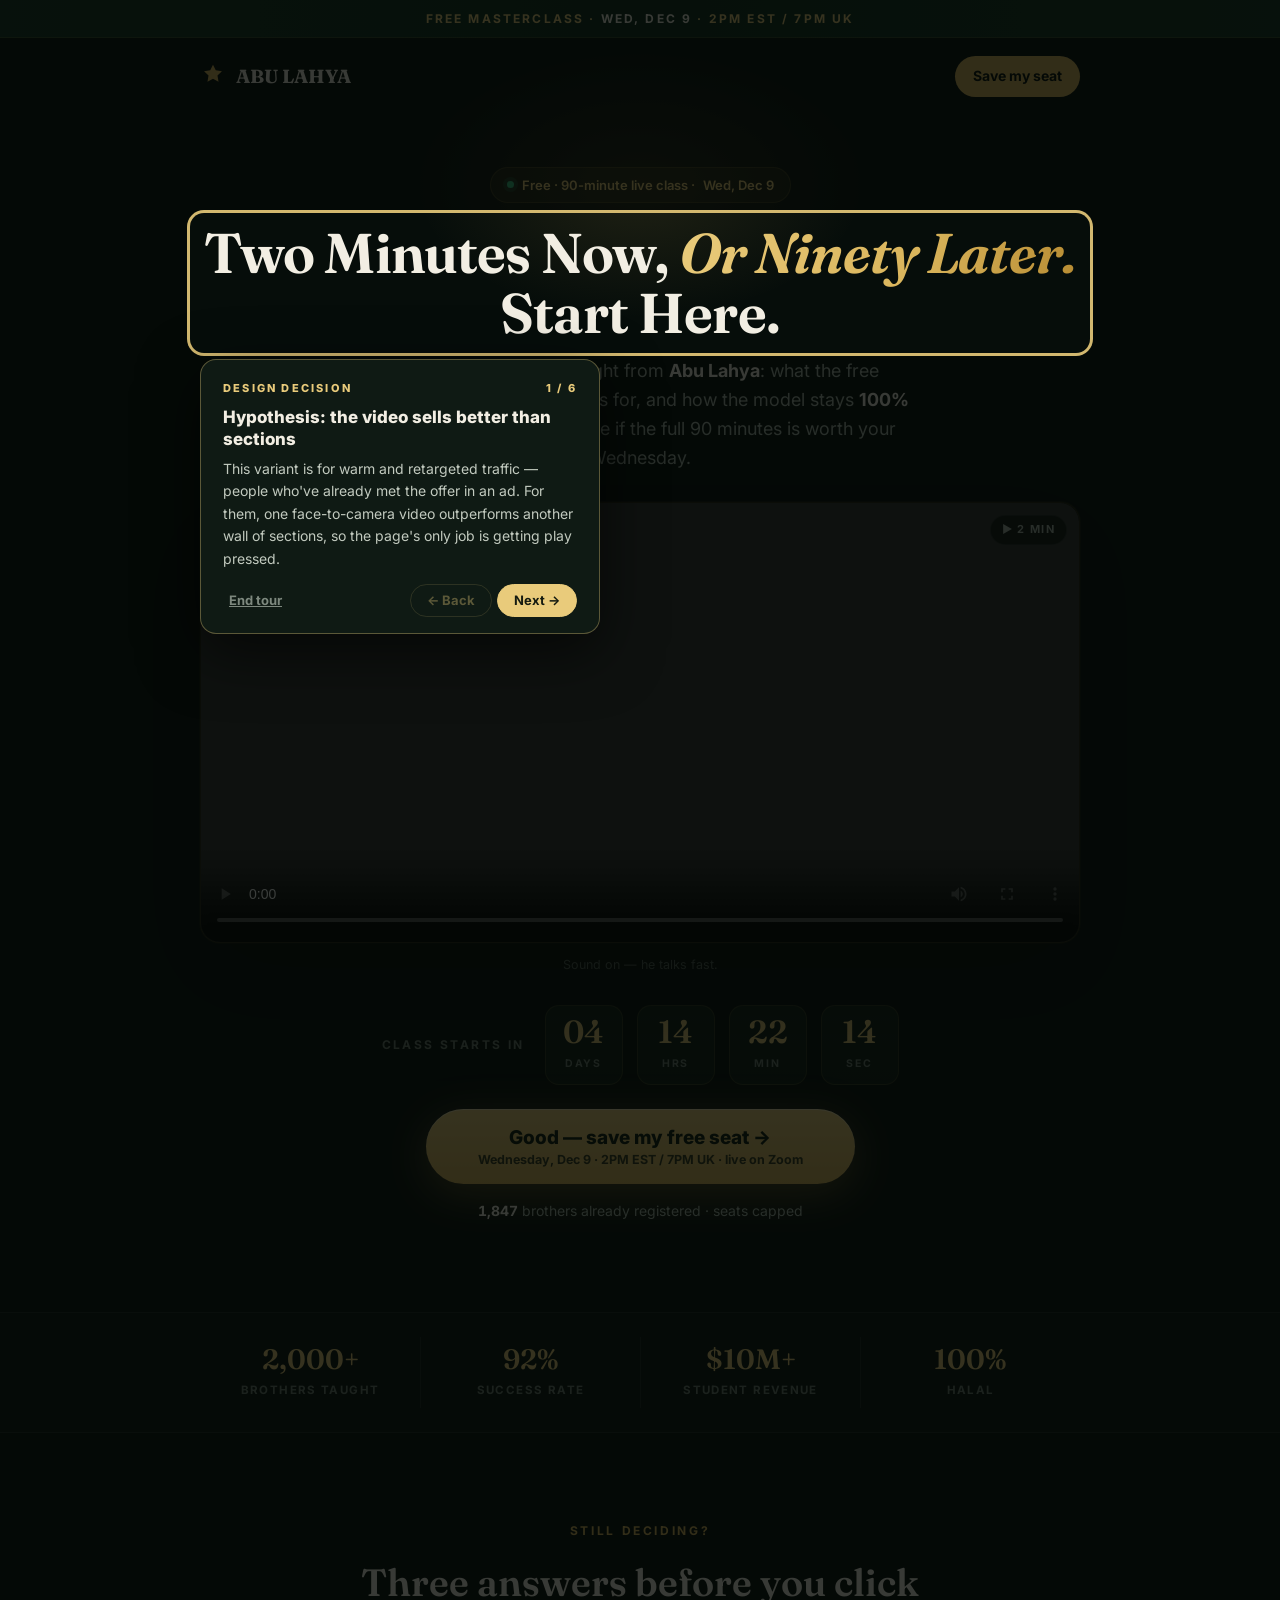
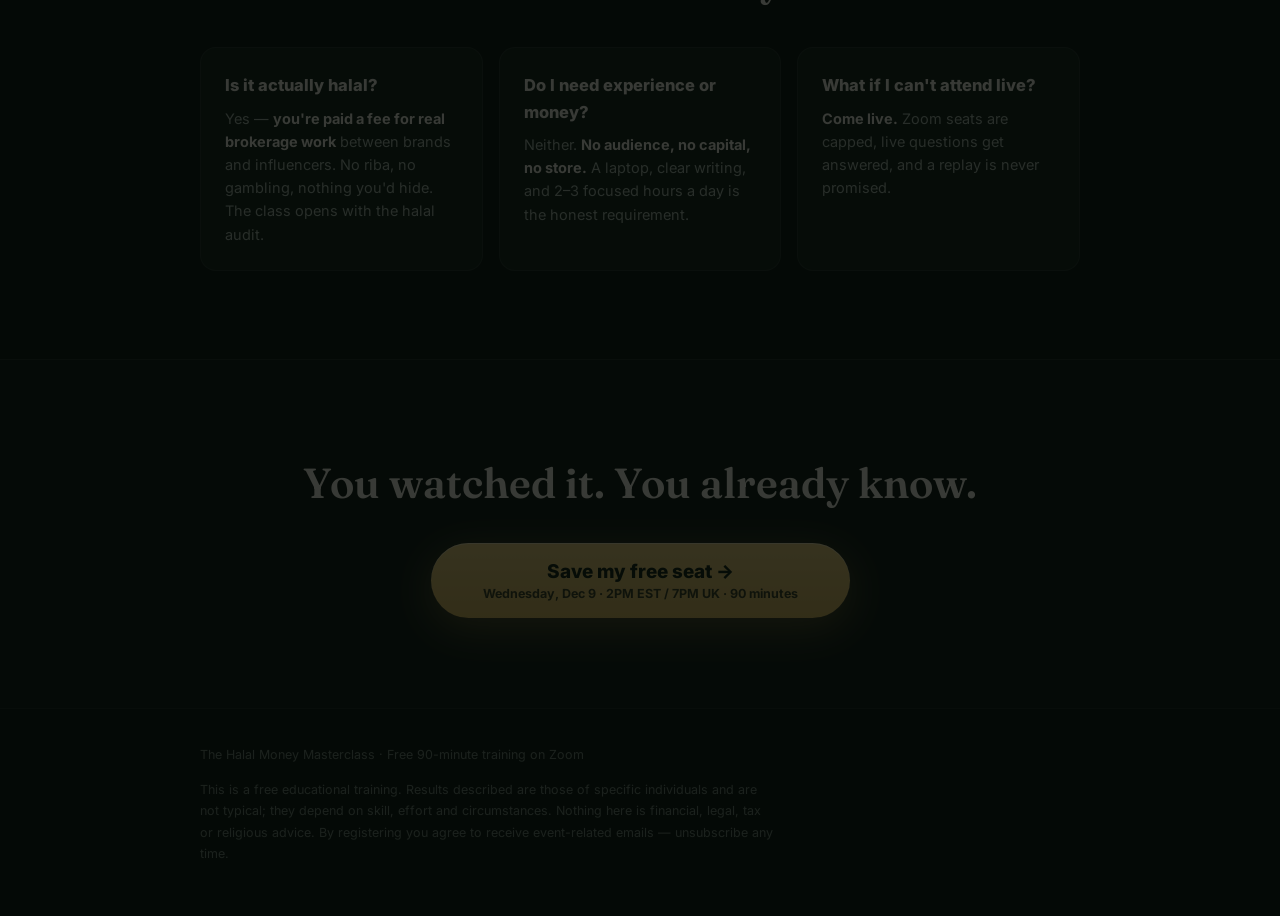
<file: site/landing-page/v4-vsl/index.html>
<!doctype html>
<html lang="en">
<head>
<!--
  Variant 04 — "VSL" (original build, original copy)
  Hypothesis: for warm/retargeted traffic, a video does the selling better
  than sections do. So the page gets out of the way: headline → video →
  CTA → three answers → done. The player currently holds a placeholder clip
  from the client's funnel — production swaps in the real VSL file.
-->
<meta charset="utf-8">
<meta name="viewport" content="width=device-width, initial-scale=1">
<title>The Halal Money Masterclass — watch first, then decide</title>
<meta name="description" content="Watch the short breakdown, then grab a free seat: the halal brand-and-influencer deal desk, taught live in a free 90-minute masterclass.">

<meta property="og:type" content="website">
<meta property="og:title" content="Watch This Before You Take A Seat">
<meta property="og:description" content="The 2-minute version of the free Halal Money Masterclass — then decide.">
<meta property="og:site_name" content="The Halal Money Masterclass">
<meta name="twitter:card" content="summary_large_image">
<meta name="theme-color" content="#060d0a">

<link rel="icon" href="data:image/svg+xml,%3Csvg xmlns='http://www.w3.org/2000/svg' viewBox='0 0 32 32'%3E%3Crect width='32' height='32' rx='7' fill='%23060d0a'/%3E%3Cpath d='M11 8l12 8-12 8z' fill='%23d9b45b'/%3E%3C/svg%3E">

<link rel="preconnect" href="https://fonts.googleapis.com">
<link rel="preconnect" href="https://fonts.gstatic.com" crossorigin>
<link href="https://fonts.googleapis.com/css2?family=Fraunces:ital,opsz,wght@0,9..144,400..900;1,9..144,400..900&family=Inter:wght@400;500;600;700;800&display=swap" rel="stylesheet">
<link rel="stylesheet" href="../shared/tour.css">

<style>
:root{
  --bg:#060d0a; --bg-2:#0a130e; --panel:#0d1a13; --panel-2:#101f17;
  --ink:#f2eee3; --muted:#a7b3a8; --faint:#6f7d72;
  --gold:#d9b45b; --gold-2:#e9cb7b; --emerald:#2fbf83;
  --line:rgba(217,180,91,.16); --line-soft:rgba(242,238,227,.08);
  --font-d:"Fraunces",Georgia,serif; --font-b:"Inter",-apple-system,"Segoe UI",sans-serif;
}
*,*::before,*::after{box-sizing:border-box;margin:0;padding:0}
html{scroll-behavior:smooth}
@media (prefers-reduced-motion:reduce){html{scroll-behavior:auto}*,*::before,*::after{animation:none!important;transition:none!important}}
body{background:var(--bg);color:var(--ink);font-family:var(--font-b);font-size:17px;line-height:1.6;-webkit-font-smoothing:antialiased;overflow-x:hidden}
img,svg,video{display:block;max-width:100%}
a{color:inherit}
.wrap{width:min(880px,100% - 40px);margin-inline:auto}
:focus-visible{outline:2px solid var(--gold);outline-offset:3px;border-radius:4px}

.announce{background:linear-gradient(90deg,#123423,#0d2a1b 50%,#123423);border-bottom:1px solid var(--line);text-align:center;padding:9px 16px;font-size:12px;font-weight:700;letter-spacing:.18em;text-transform:uppercase;color:var(--gold-2)}
.announce b{color:var(--ink)}
header.top{display:flex;align-items:center;justify-content:space-between;padding:18px 0}
.wordmark{font-family:var(--font-d);font-weight:700;font-size:19px;display:flex;align-items:center;gap:10px;text-decoration:none}
.wordmark svg{width:26px;height:26px}
.top .mini-cta{font-size:14px;font-weight:700;text-decoration:none;color:var(--bg);background:var(--gold);padding:9px 18px;border-radius:999px}

.hero{text-align:center;padding:clamp(30px,5vw,52px) 0 clamp(60px,8vw,90px);position:relative}
.hero::after{content:"";position:absolute;top:-10%;left:50%;transform:translateX(-50%);width:min(640px,85vw);height:380px;pointer-events:none;background:radial-gradient(closest-side,rgba(217,180,91,.12),transparent 70%)}
.badge{display:inline-flex;align-items:center;gap:8px;border:1px solid var(--line);border-radius:999px;background:rgba(217,180,91,.07);padding:7px 16px;font-size:13px;font-weight:600;color:var(--gold-2)}
.badge .dot{width:7px;height:7px;border-radius:50%;background:var(--emerald);box-shadow:0 0 0 4px rgba(47,191,131,.15)}
h1{font-family:var(--font-d);font-weight:640;font-size:clamp(32px,5.6vw,56px);line-height:1.07;letter-spacing:-.015em;margin:20px auto 14px;max-width:18em;position:relative;z-index:1}
h1 em{font-style:italic;background:linear-gradient(100deg,var(--gold-2),var(--gold) 60%,#b78c33);-webkit-background-clip:text;background-clip:text;color:transparent}
.hero .lede{color:var(--muted);max-width:52ch;margin:0 auto 30px;font-size:clamp(15.5px,1.9vw,18px)}
.hero .lede b{color:var(--ink)}

.player{position:relative;margin:0 auto 12px;border-radius:20px;overflow:hidden;border:1px solid var(--line);background:#020503;box-shadow:0 30px 90px rgba(0,0,0,.55),0 0 0 1px rgba(217,180,91,.06)}
.player video{width:100%;max-height:66vh;object-fit:contain;background:#020503}
.player .hint{position:absolute;top:12px;right:12px;font-size:11px;font-weight:700;letter-spacing:.12em;text-transform:uppercase;color:var(--muted);background:rgba(6,13,10,.75);border:1px solid var(--line-soft);border-radius:999px;padding:5px 11px;pointer-events:none}
.under{font-size:12.5px;color:var(--faint);margin-bottom:30px}

.count{display:flex;justify-content:center;gap:clamp(8px,1.4vw,14px);margin:0 0 24px}
.count .lbl{align-self:center;margin-right:6px;font-size:12px;letter-spacing:.2em;text-transform:uppercase;color:var(--faint);font-weight:700}
.cell{min-width:clamp(58px,7vw,78px);background:linear-gradient(180deg,var(--panel-2),var(--panel));border:1px solid var(--line);border-radius:14px;padding:10px 8px 8px;text-align:center}
.cell b{display:block;font-family:var(--font-d);font-weight:600;font-size:clamp(22px,3.4vw,32px);line-height:1;color:var(--gold-2);font-variant-numeric:tabular-nums}
.cell span{font-size:10.5px;letter-spacing:.16em;text-transform:uppercase;color:var(--faint);font-weight:700}

.cta{display:inline-flex;flex-direction:column;align-items:center;justify-content:center;gap:3px;font-family:var(--font-b);font-weight:800;font-size:clamp(16px,2vw,19px);color:#0d1a0f;cursor:pointer;border:0;background:linear-gradient(180deg,var(--gold-2),var(--gold));padding:17px 52px;border-radius:999px;box-shadow:0 10px 40px rgba(217,180,91,.35),inset 0 1px 0 rgba(255,255,255,.4);transition:transform .15s ease,box-shadow .15s ease;text-decoration:none}
.cta:hover{transform:translateY(-2px);box-shadow:0 16px 52px rgba(217,180,91,.45),inset 0 1px 0 rgba(255,255,255,.4)}
.cta .s{font-size:12.5px;font-weight:700;opacity:.8}
.registered{margin-top:16px;font-size:14px;color:var(--muted)}
.registered b{color:var(--ink);font-variant-numeric:tabular-nums}

.strip{border-block:1px solid var(--line-soft);background:var(--bg-2)}
.strip .row{display:grid;grid-template-columns:repeat(4,1fr);padding:24px 0}
.stat{text-align:center;padding:6px 8px}
.stat b{display:block;font-family:var(--font-d);font-weight:600;font-size:clamp(20px,3vw,28px);color:var(--gold-2);line-height:1.15}
.stat span{font-size:11.5px;letter-spacing:.12em;text-transform:uppercase;color:var(--faint);font-weight:700}
.stat + .stat{border-left:1px solid var(--line-soft)}

.qa{padding:clamp(56px,8vw,88px) 0}
.qa .eyebrow{font-size:12px;font-weight:700;letter-spacing:.22em;text-transform:uppercase;color:var(--gold);text-align:center}
.qa h2{font-family:var(--font-d);font-weight:600;font-size:clamp(26px,3.8vw,38px);text-align:center;margin:12px 0 34px}
.qa .grid{display:grid;grid-template-columns:repeat(3,1fr);gap:16px}
.qcard{border:1px solid var(--line-soft);border-radius:16px;background:var(--panel);padding:24px}
.qcard h3{font-size:16.5px;font-weight:800;margin-bottom:8px}
.qcard p{font-size:14.5px;color:var(--muted)}
.qcard p b{color:var(--ink)}

.final{text-align:center;padding:clamp(56px,8vw,90px) 0;background:var(--bg-2);border-top:1px solid var(--line-soft)}
.final h2{font-family:var(--font-d);font-weight:600;font-size:clamp(28px,4.2vw,42px);margin-bottom:26px}

footer{border-top:1px solid var(--line-soft);padding:36px 0 52px}
footer .fine{font-size:12.5px;color:var(--faint)}
footer .disclaimer{font-size:12.5px;color:var(--faint);max-width:72ch;line-height:1.7;margin-top:14px}

.sticky-cta{position:fixed;left:0;right:0;bottom:0;z-index:60;display:none;align-items:center;justify-content:space-between;gap:14px;padding:12px 16px calc(12px + env(safe-area-inset-bottom));background:rgba(6,13,10,.92);backdrop-filter:blur(12px);border-top:1px solid var(--line);transform:translateY(110%);transition:transform .25s ease}
.sticky-cta.show{transform:translateY(0)}
.sticky-cta .t{font-size:12.5px;color:var(--muted);line-height:1.35}
.sticky-cta .t b{color:var(--gold-2);font-variant-numeric:tabular-nums}
.sticky-cta .cta{flex-direction:row;padding:13px 22px;font-size:15px;flex:none}

.overlay{position:fixed;inset:0;z-index:100;display:grid;place-items:center;padding:20px;background:rgba(3,7,5,.78);backdrop-filter:blur(6px);opacity:0;pointer-events:none;transition:opacity .2s ease}
.overlay.open{opacity:1;pointer-events:auto}
.modal{width:min(480px,100%);max-height:calc(100vh - 40px);overflow:auto;background:linear-gradient(180deg,#12241a,var(--panel));border:1px solid var(--line);border-radius:22px;padding:34px 30px 30px;position:relative;transform:translateY(14px) scale(.98);transition:transform .2s ease}
.overlay.open .modal{transform:none}
.modal .close{position:absolute;top:14px;right:14px;width:36px;height:36px;border-radius:50%;border:1px solid var(--line-soft);background:none;color:var(--muted);font-size:20px;cursor:pointer;line-height:1}
.modal h3{font-family:var(--font-d);font-weight:600;font-size:28px;text-align:center}
.modal .note{font-size:14px;color:var(--muted);text-align:center;margin:10px 0 22px}
.modal .note b{color:var(--gold-2)}
.field{margin-bottom:14px}
.field label{display:block;font-size:13px;font-weight:700;color:var(--muted);margin-bottom:6px}
.field input{width:100%;padding:14px 16px;font-size:16px;color:var(--ink);background:rgba(6,13,10,.6);border:1px solid var(--line-soft);border-radius:12px;font-family:var(--font-b)}
.field input:focus{outline:none;border-color:var(--gold)}
.field input.err{border-color:#e0685f}
.field .fielderr{display:none;font-size:12.5px;color:#e0885f;margin-top:5px}
.field.show-err .fielderr{display:block}
.modal .cta{width:100%;margin-top:8px;flex-direction:row}
.modal .tiny{margin-top:14px;font-size:12px;color:var(--faint);text-align:center}
.modal .success{display:none;text-align:center;padding:26px 0 10px}
.modal.done form,.modal.done .note,.modal.done h3{display:none}
.modal.done .success{display:block}
.success .check{width:64px;height:64px;margin:0 auto 18px;border-radius:50%;background:rgba(47,191,131,.12);border:1px solid rgba(47,191,131,.4);display:grid;place-items:center;color:var(--emerald)}
.success h3{display:block!important;margin-bottom:10px}
.success p{color:var(--muted);font-size:15px;max-width:36ch;margin:0 auto}
.success p b{color:var(--ink)}

@media (max-width:880px){.qa .grid{grid-template-columns:1fr}.strip .row{grid-template-columns:1fr 1fr;row-gap:16px}.stat:nth-child(3){border-left:none}.sticky-cta{display:flex}}
@media (max-width:520px){body{font-size:16px}.count .lbl{display:none}.top .mini-cta{display:none}.announce{font-size:10px}}
</style>
</head>
<body>

<div class="announce">Free Masterclass · <b data-date-short>Wednesday</b> · 2PM EST / 7PM UK</div>

<header class="top wrap">
  <a class="wordmark" href="#" aria-label="Abu Lahya — home">
    <svg viewBox="0 0 32 32" aria-hidden="true"><path d="M16 2l3.4 7 7.6 1.1-5.5 5.4 1.3 7.6L16 19.5l-6.8 3.6 1.3-7.6L5 10.1 12.6 9z" fill="#d9b45b"/></svg>
    ABU LAHYA
  </a>
  <a class="mini-cta" href="#register" data-open-modal>Save my seat</a>
</header>

<main>
<section class="hero wrap" id="s-hero">
  <span class="badge" id="s-badge"><span class="dot" aria-hidden="true"></span>Free · 90-minute live class · <span data-date-short>Wednesday</span></span>
  <h1 id="s-headline">Two Minutes Now, <em>Or Ninety Later.</em> Start Here.</h1>
  <p class="lede">
    The short version, straight from <b>Abu Lahya</b>: what the free masterclass covers,
    who it's for, and how the model stays <b>100% halal</b>. Watch it, then decide if the
    full 90 minutes is worth your Wednesday.
  </p>

  <div class="player" id="s-player">
    <video src="../assets/videos/vsl.mp4" controls preload="metadata" playsinline></video>
    <span class="hint">▶ 2 min</span>
  </div>
  <p class="under">Sound on — he talks fast.</p>

  <div class="count" id="s-count" role="timer" aria-label="Time until the masterclass starts">
    <span class="lbl">Class starts in</span>
    <div class="cell"><b data-t="d">00</b><span>days</span></div>
    <div class="cell"><b data-t="h">00</b><span>hrs</span></div>
    <div class="cell"><b data-t="m">00</b><span>min</span></div>
    <div class="cell"><b data-t="s">00</b><span>sec</span></div>
  </div>

  <button class="cta" id="s-cta" data-open-modal>
    <span>Good — save my free seat →</span>
    <span class="s"><span data-date-long>Wednesday</span> · 2PM EST / 7PM UK · live on Zoom</span>
  </button>
  <p class="registered" id="s-social"><b data-counter="1847">1,847</b> brothers already registered · seats capped</p>
</section>

<section class="strip" id="s-stats">
  <div class="wrap row">
    <div class="stat"><b>2,000+</b><span>Brothers taught</span></div>
    <div class="stat"><b>92%</b><span>Success rate</span></div>
    <div class="stat"><b>$10M+</b><span>Student revenue</span></div>
    <div class="stat"><b>100%</b><span>Halal</span></div>
  </div>
</section>

<section class="qa wrap" id="s-faq">
  <p class="eyebrow">Still deciding?</p>
  <h2>Three answers before you click</h2>
  <div class="grid">
    <article class="qcard">
      <h3>Is it actually halal?</h3>
      <p>Yes — <b>you're paid a fee for real brokerage work</b> between brands and influencers. No riba, no gambling, nothing you'd hide. The class opens with the halal audit.</p>
    </article>
    <article class="qcard">
      <h3>Do I need experience or money?</h3>
      <p>Neither. <b>No audience, no capital, no store.</b> A laptop, clear writing, and 2–3 focused hours a day is the honest requirement.</p>
    </article>
    <article class="qcard">
      <h3>What if I can't attend live?</h3>
      <p><b>Come live.</b> Zoom seats are capped, live questions get answered, and a replay is never promised.</p>
    </article>
  </div>
</section>

<section class="final" id="s-final">
  <div class="wrap">
    <h2>You watched it. You already know.</h2>
    <button class="cta" data-open-modal>
      <span>Save my free seat →</span>
      <span class="s"><span data-date-long>Wednesday</span> · 2PM EST / 7PM UK · 90 minutes</span>
    </button>
  </div>
</section>
</main>

<footer id="s-footer">
  <div class="wrap">
    <p class="fine">The Halal Money Masterclass · Free 90-minute training on Zoom</p>
    <p class="disclaimer">
      This is a free educational training. Results described are those of specific individuals and are
      not typical; they depend on skill, effort and circumstances. Nothing here is financial, legal, tax
      or religious advice. By registering you agree to receive event-related emails — unsubscribe any time.
    </p>
  </div>
</footer>

<div class="sticky-cta" id="stickyCta" aria-hidden="true">
  <p class="t">Class starts in<br><b data-mini-count>--:--:--</b></p>
  <button class="cta" data-open-modal>Save my seat →</button>
</div>

<div class="overlay" id="register" role="dialog" aria-modal="true" aria-labelledby="regTitle" hidden>
  <div class="modal" id="modalBox">
    <button class="close" data-close-modal aria-label="Close registration form">×</button>
    <h3 id="regTitle">Save your seat</h3>
    <p class="note">Zoom link by email, reminders on WhatsApp. <b>Live means live</b> — replays aren't promised.</p>

    <form id="regForm" novalidate>
      <div class="field">
        <label for="f-name">First name</label>
        <input id="f-name" name="name" type="text" autocomplete="given-name" placeholder="Yusuf" required>
        <p class="fielderr">Please enter your name.</p>
      </div>
      <div class="field">
        <label for="f-email">Email</label>
        <input id="f-email" name="email" type="email" autocomplete="email" placeholder="you@email.com" required>
        <p class="fielderr">That email doesn't look right.</p>
      </div>
      <div class="field">
        <label for="f-phone">Phone (WhatsApp)</label>
        <input id="f-phone" name="phone" type="tel" autocomplete="tel" inputmode="tel" placeholder="+44 7…" required>
        <p class="fielderr">Please enter a valid number (with country code).</p>
      </div>
      <button class="cta" type="submit">Save my free seat →</button>
      <p class="tiny">No spam — the link, the reminders, the class. That's it.</p>
    </form>

    <div class="success">
      <div class="check" aria-hidden="true">
        <svg width="30" height="30" viewBox="0 0 24 24" fill="none" stroke="currentColor" stroke-width="2.4" stroke-linecap="round" stroke-linejoin="round"><path d="M20 6L9 17l-5-5"/></svg>
      </div>
      <h3>Seat saved</h3>
      <p>The Zoom link is heading to your inbox. Put <b data-date-long>Wednesday</b>, 2PM EST / 7PM UK in your calendar — and <b>show up live</b>.</p>
    </div>
  </div>
</div>

<script>
(function(){
  "use strict";

  function nextEvent(){
    var now = new Date();
    var d = new Date(Date.UTC(now.getUTCFullYear(), now.getUTCMonth(), now.getUTCDate(), 18, 0, 0));
    var WEDNESDAY = 3;
    var shift = (WEDNESDAY - d.getUTCDay() + 7) % 7;
    d.setUTCDate(d.getUTCDate() + shift);
    if (d <= now) d.setUTCDate(d.getUTCDate() + 7);
    return d;
  }
  var eventAt = nextEvent();

  var LONG = {weekday:"long", month:"short", day:"numeric"};
  var SHORT = {weekday:"short", month:"short", day:"numeric"};
  document.querySelectorAll("[data-date-long]").forEach(function(el){ el.textContent = eventAt.toLocaleDateString("en-US", LONG); });
  document.querySelectorAll("[data-date-short]").forEach(function(el){ el.textContent = eventAt.toLocaleDateString("en-US", SHORT); });

  var ld = document.createElement("script");
  ld.type = "application/ld+json";
  ld.textContent = JSON.stringify({
    "@context":"https://schema.org","@type":"Event",
    "name":"The Halal Money Masterclass",
    "description":"Free 90-minute live training on the halal brand-and-influencer deal desk model.",
    "startDate": eventAt.toISOString(),
    "eventAttendanceMode":"https://schema.org/OnlineEventAttendanceMode",
    "isAccessibleForFree": true,
    "location":{"@type":"VirtualLocation","url": location.href},
    "organizer":{"@type":"Person","name":"Abu Lahya"}
  });
  document.head.appendChild(ld);

  var pad = function(n){ return String(n).padStart(2,"0"); };
  var cells = { d: document.querySelectorAll('[data-t="d"]'), h: document.querySelectorAll('[data-t="h"]'),
                m: document.querySelectorAll('[data-t="m"]'), s: document.querySelectorAll('[data-t="s"]') };
  var mini = document.querySelector("[data-mini-count]");
  function tick(){
    var ms = eventAt - Date.now();
    if (ms < 0){ eventAt = nextEvent(); ms = eventAt - Date.now(); }
    var s = Math.floor(ms/1000);
    var v = { d: Math.floor(s/86400), h: Math.floor(s%86400/3600), m: Math.floor(s%3600/60), s: s%60 };
    for (var k in v) cells[k].forEach(function(el){ el.textContent = pad(v[k]); });
    if (mini) mini.textContent = v.d + "d " + pad(v.h) + ":" + pad(v.m) + ":" + pad(v.s);
  }
  tick(); setInterval(tick, 1000);

  var sticky = document.getElementById("stickyCta");
  var hero = document.querySelector(".hero");
  if (sticky && hero && "IntersectionObserver" in window){
    new IntersectionObserver(function(entries){
      var out = !entries[0].isIntersecting;
      sticky.classList.toggle("show", out);
      sticky.setAttribute("aria-hidden", String(!out));
    }, {threshold:0}).observe(hero);
  }

  var overlay = document.getElementById("register");
  var modal = document.getElementById("modalBox");
  var lastFocus = null;
  function openModal(){
    lastFocus = document.activeElement;
    overlay.hidden = false;
    requestAnimationFrame(function(){ overlay.classList.add("open"); });
    document.body.style.overflow = "hidden";
    var first = modal.querySelector("input");
    if (first) setTimeout(function(){ first.focus(); }, 120);
  }
  function closeModal(){
    overlay.classList.remove("open");
    document.body.style.overflow = "";
    setTimeout(function(){ overlay.hidden = true; }, 200);
    if (lastFocus) lastFocus.focus();
  }
  document.querySelectorAll("[data-open-modal]").forEach(function(b){
    b.addEventListener("click", function(e){ e.preventDefault(); openModal(); });
  });
  document.querySelectorAll("[data-close-modal]").forEach(function(b){ b.addEventListener("click", closeModal); });
  overlay.addEventListener("click", function(e){ if (e.target === overlay) closeModal(); });
  document.addEventListener("keydown", function(e){
    if (overlay.hidden) return;
    if (e.key === "Escape") closeModal();
    if (e.key === "Tab"){
      var els = modal.querySelectorAll("button, input, a[href]");
      var list = Array.prototype.filter.call(els, function(el){ return el.offsetParent !== null; });
      if (!list.length) return;
      var first = list[0], last = list[list.length-1];
      if (e.shiftKey && document.activeElement === first){ last.focus(); e.preventDefault(); }
      else if (!e.shiftKey && document.activeElement === last){ first.focus(); e.preventDefault(); }
    }
  });

  /* Demo build: registrations stay on-page. Production wires WEBHOOK_URL
     to the CRM (funnel_version keeps variant attribution). */
  var FUNNEL_VERSION = "v4-vsl";
  var WEBHOOK_URL = "";

  var form = document.getElementById("regForm");
  function setErr(input, on){
    input.classList.toggle("err", on);
    input.closest(".field").classList.toggle("show-err", on);
  }
  form.addEventListener("submit", function(e){
    e.preventDefault();
    var name = form.name, email = form.email, phone = form.phone;
    var okName = name.value.trim().length >= 2;
    var okEmail = /^[^\s@]+@[^\s@]+\.[^\s@]{2,}$/.test(email.value.trim());
    var okPhone = /^\+?[\d\s().-]{7,}$/.test(phone.value.trim());
    setErr(name, !okName); setErr(email, !okEmail); setErr(phone, !okPhone);
    if (!(okName && okEmail && okPhone)) return;

    var payload = {
      name: name.value.trim(), email: email.value.trim(), phone: phone.value.trim(),
      event_at: eventAt.toISOString(), page: location.href, funnel_version: FUNNEL_VERSION
    };
    if (WEBHOOK_URL){
      fetch(WEBHOOK_URL, {method:"POST", headers:{"Content-Type":"application/json"}, body: JSON.stringify(payload)}).catch(function(){});
    }
    modal.classList.add("done");
  });
})();
</script>

<!-- variation-hypothesis tour -->
<script>
window.TOUR_STEPS = [
  {sel:"#s-headline", title:"Hypothesis: the video sells better than sections", body:"This variant is for warm and retargeted traffic — people who've already met the offer in an ad. For them, one face-to-camera video outperforms another wall of sections, so the page's only job is getting play pressed."},
  {sel:"#s-player", title:"One competing element: zero", body:"No before/after, no story chapters, no review grid above the fold — anything that competes with the play button lowers watch rate, and watch rate is this page's real conversion metric. (The clip is a placeholder from the client's funnel; production drops in the actual VSL.)"},
  {sel:"#s-count", title:"The countdown is for the class, not the video", body:"Urgency stays anchored to the real event — the next Wednesday 2PM EST slot, computed live in the browser. Nothing on this page pretends to expire."},
  {sel:"#s-cta", title:"The CTA assumes the video did its job", body:"'Good — save my free seat' is written as the sentence in the visitor's head right after watching. Date and format ride inside the button so there's no reason to scroll."},
  {sel:"#s-faq", title:"Three answers, not eleven", body:"A VSL page keeps only the objections that survive the video: halal, experience/money, and the replay question. Everything else was the video's job."},
  {sel:"#regForm", title:"No fake handoff", body:"Demo registrations stay on-page with a real success state — no dummy data into anyone's live funnel. In production the webhook fires with funnel_version=v4-vsl so this variant's watch→register→show-up rates attribute cleanly."}
];
</script>
<script src="../shared/tour.js"></script>
</body>
</html>
</file>
<file: site/landing-page/shared/tour.css>
/* Design-rationale tour — shared across all three variants.
   The page defines window.TOUR_STEPS; tour.js renders this UI. */

.tour-launch{
  position:fixed;left:18px;bottom:18px;z-index:90;
  display:inline-flex;align-items:center;gap:9px;
  padding:11px 18px;border-radius:999px;border:1px solid rgba(255,255,255,.18);
  background:#101820;color:#f4f1e8;
  font:600 13.5px/1 "Inter",-apple-system,sans-serif;letter-spacing:.02em;
  cursor:pointer;box-shadow:0 8px 30px rgba(0,0,0,.45);
  transition:transform .15s ease,box-shadow .15s ease;
}
.tour-launch:hover{transform:translateY(-2px);box-shadow:0 12px 36px rgba(0,0,0,.55)}
.tour-launch .dot{width:8px;height:8px;border-radius:50%;background:#e9cb7b;box-shadow:0 0 0 4px rgba(233,203,123,.2)}
@media (max-width:640px){.tour-launch{left:12px;bottom:74px;padding:10px 14px;font-size:12.5px}}

.tour-spot{
  position:absolute;z-index:95;pointer-events:none;
  border-radius:14px;
  box-shadow:0 0 0 3px rgba(233,203,123,.9),0 0 0 9999px rgba(4,8,6,.78);
  transition:top .3s ease,left .3s ease,width .3s ease,height .3s ease;
}
.tour-card{
  position:absolute;z-index:96;width:min(400px,calc(100vw - 32px));
  background:#0f1a14;color:#f2eee3;border:1px solid rgba(233,203,123,.35);
  border-radius:16px;padding:20px 22px 16px;
  font-family:"Inter",-apple-system,sans-serif;
  box-shadow:0 18px 60px rgba(0,0,0,.6);
}
.tour-card .k{
  font-size:11px;font-weight:800;letter-spacing:.2em;text-transform:uppercase;
  color:#e9cb7b;margin-bottom:8px;display:flex;justify-content:space-between;align-items:center;
}
.tour-card h4{margin:0 0 8px;font-size:17px;font-weight:800;line-height:1.3}
.tour-card p{margin:0 0 14px;font-size:14px;line-height:1.6;color:#c2cabf}
.tour-card .row{display:flex;gap:8px;justify-content:space-between;align-items:center}
.tour-card button{
  font:700 13px/1 "Inter",sans-serif;cursor:pointer;border-radius:999px;
  padding:9px 16px;border:1px solid rgba(233,203,123,.4);
  background:none;color:#e9cb7b;
}
.tour-card button.primary{background:#e9cb7b;color:#141a10;border-color:#e9cb7b}
.tour-card button:disabled{opacity:.35;cursor:default}
.tour-card .end{border:none;color:#7d887e;text-decoration:underline;padding:9px 6px}
@media (max-width:640px){
  .tour-card{position:fixed !important;left:12px !important;right:12px;bottom:12px;top:auto !important;width:auto}
}
</file>
